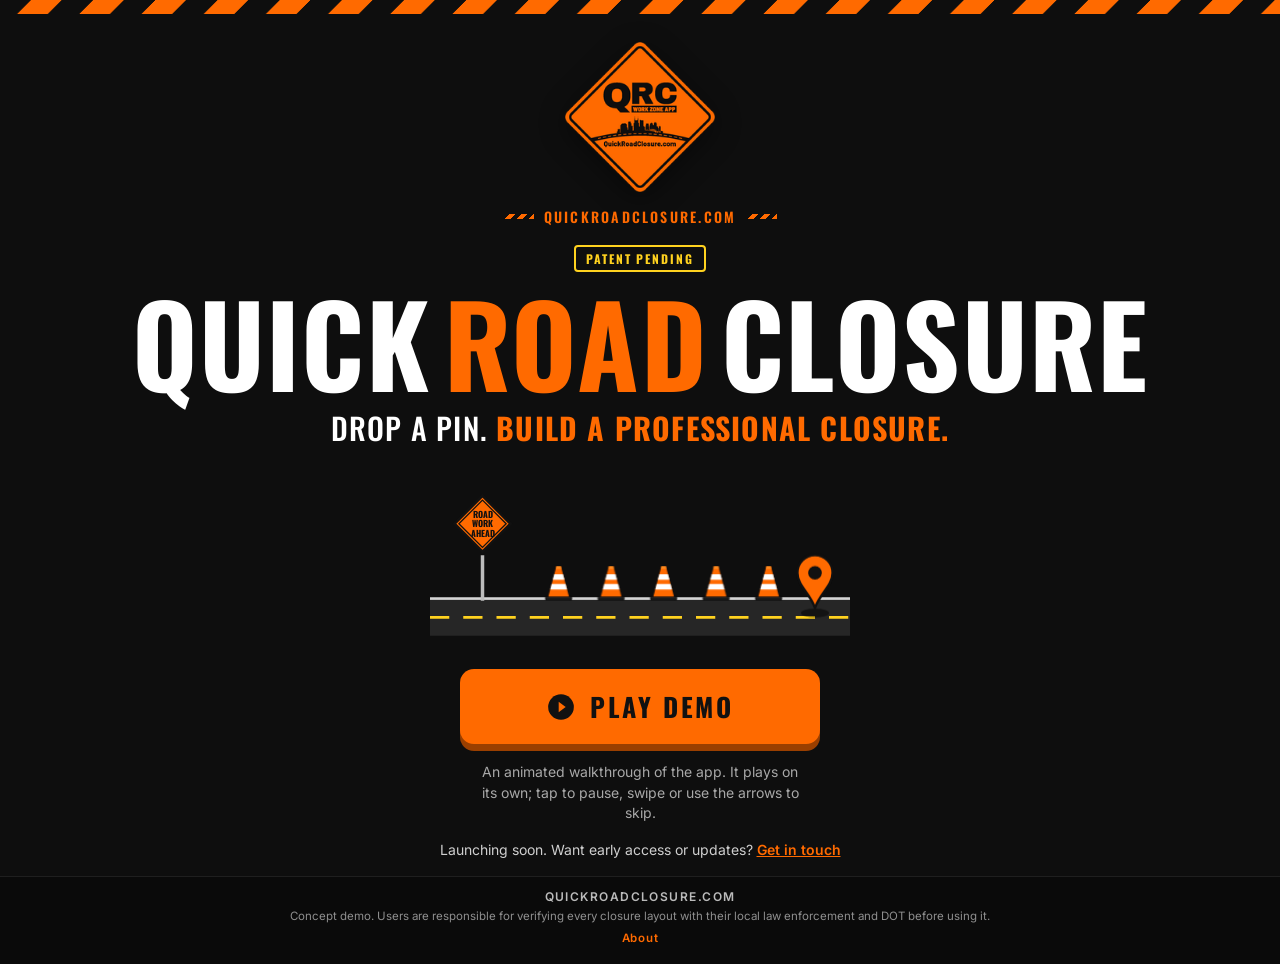
<file: index.html>
<!DOCTYPE html>
<!-- POST-FILING FLAG: change data-postfiling="off" to "on" after the patent filing to show the
     "Patent Pending" tag and the early-access contact line. Nothing else needs to change. -->
<html lang="en" data-postfiling="on">
<head>
<meta charset="utf-8">
<meta name="viewport" content="width=device-width,initial-scale=1,viewport-fit=cover">
<title>QuickRoadClosure · Drop a pin. Build a professional closure.</title>
<meta name="description" content="QuickRoadClosure: drop a pin, pick the setup, get the MUTCD Part 6 closure layout on the map.">
<meta name="theme-color" content="#0E0E0E">
<link rel="icon" href="assets/img/favicon.ico?v=20261018c" sizes="any">
<link rel="icon" type="image/png" sizes="32x32" href="assets/img/favicon-32.png?v=20261018c">
<link rel="apple-touch-icon" href="assets/img/apple-touch-icon.png?v=20261018c">
<style>
@font-face{font-family:"Oswald";src:url("assets/fonts/Oswald.ttf") format("truetype");font-weight:200 700;font-display:swap}
@font-face{font-family:"Inter";src:url("assets/fonts/Inter.ttf") format("truetype");font-weight:100 900;font-display:swap}
:root{--or:#FF6A00;--or2:#FF8A1F;--blk:#0E0E0E;--yel:#FFD21F;--head:"Oswald","Arial Narrow",Impact,sans-serif;--body:"Inter",system-ui,-apple-system,"Segoe UI",Roboto,Arial,sans-serif}
*{box-sizing:border-box;margin:0;padding:0}
html,body{min-height:100%;background:var(--blk);color:#fff;font-family:var(--body);-webkit-font-smoothing:antialiased}
body{min-height:100vh;min-height:100svh;display:flex;flex-direction:column}
.hz{height:14px;background:repeating-linear-gradient(-45deg,var(--or) 0 22px,var(--blk) 22px 44px);background-size:62.2px 62.2px;animation:march 3s linear infinite}
@keyframes march{to{background-position:62.2px 0}}
main{flex:1;display:flex;flex-direction:column;justify-content:center;align-items:center;text-align:center;padding:28px 22px 18px;gap:18px;max-width:760px;margin:0 auto;width:100%}
.logo{display:block;width:clamp(112px,32vw,150px);height:auto;margin:0 auto -4px;opacity:0;animation:pop .6s cubic-bezier(.3,1.6,.5,1) .05s both;filter:drop-shadow(0 6px 14px rgba(0,0,0,.45))}
.kicker{font:600 14px var(--head);letter-spacing:.16em;text-transform:uppercase;color:var(--or);display:flex;align-items:center;gap:.7em}
.kicker::before,.kicker::after{content:"";width:2.2em;height:.42em;background:repeating-linear-gradient(-45deg,var(--or) 0 .3em,transparent .3em .6em)}
.patent{display:none;font:700 12px var(--head);letter-spacing:.16em;text-transform:uppercase;border:2px solid var(--yel);color:var(--yel);border-radius:4px;padding:3px 10px}
.wordmark{font:700 clamp(54px,17vw,112px)/.92 var(--head);text-transform:uppercase;letter-spacing:.01em;display:flex;flex-direction:column}
.wordmark span{display:block;opacity:0;animation:fromLeft .7s cubic-bezier(.2,.8,.2,1) var(--d) both}
.or{color:var(--or)}
@media (min-width:700px){.wordmark{flex-direction:row;gap:.12em}}
.tag{font:500 clamp(20px,6vw,30px)/1.15 var(--head);text-transform:uppercase;letter-spacing:.04em;opacity:0;animation:fadeUp .7s ease .8s both}
.tag b{color:var(--or);font-weight:700}
.scene{width:min(100%,420px);height:auto;margin:2px 0}
.scene .pop{transform-box:fill-box;transform-origin:50% 100%;animation:pop .55s cubic-bezier(.3,1.6,.5,1) var(--d) both}
.scene .drop{transform-box:fill-box;transform-origin:50% 100%;animation:drop .9s linear .5s both}
.play{display:inline-flex;align-items:center;justify-content:center;gap:.6em;width:min(100%,360px);background:var(--or);color:#111;text-decoration:none;font:700 26px var(--head);letter-spacing:.1em;text-transform:uppercase;padding:18px 26px;border-radius:14px;box-shadow:0 7px 0 #9a3f00;transition:transform .12s,box-shadow .12s,background .2s;opacity:0;animation:fadeUp .7s ease 1.1s both}
.play:hover{background:var(--or2)}
.play:active{transform:translateY(5px);box-shadow:0 2px 0 #9a3f00}
.play svg{width:28px;height:28px;flex:none}
.sub{font-size:14px;color:#a8a8a8;line-height:1.45;max-width:36ch}
.contact{display:none;font-size:14px;color:#cfcfcf}
.contact a{color:var(--or);font-weight:600}
html[data-postfiling="on"] .patent{display:inline-block}
html[data-postfiling="on"] .contact{display:block}
footer{padding:12px 18px 18px;text-align:center;font-size:11.5px;line-height:1.4;color:#8f8f8f;border-top:1px solid #1f1f1f;background:#0A0A0A}
footer .flinks{display:block;margin-top:6px}footer .flinks a{color:var(--or);font-weight:600;text-decoration:none;letter-spacing:.06em}footer .flinks a:hover{text-decoration:underline}
footer .dom{display:block;font:600 12px var(--body);letter-spacing:.12em;color:#bbb;margin-bottom:4px}
@keyframes fadeUp{from{opacity:0;transform:translateY(20px)}to{opacity:1;transform:none}}
@keyframes fromLeft{from{opacity:0;transform:translateX(-30px)}to{opacity:1;transform:none}}
@keyframes pop{from{opacity:0;transform:scale(.3)}to{opacity:1;transform:scale(1)}}
@keyframes drop{0%{opacity:0;transform:translateY(-420%)}10%{opacity:1}55%{transform:translateY(0)}70%{transform:translateY(-14%)}85%{transform:translateY(0)}100%{opacity:1;transform:translateY(0)}}
@media (prefers-reduced-motion:reduce){*{animation-duration:.01s!important;animation-delay:0s!important}}
</style>
</head>
<body>
<svg width="0" height="0" style="position:absolute" aria-hidden="true"><defs>
  <symbol id="cone" viewBox="0 0 40 50"><rect x="2" y="44" width="36" height="5.5" rx="1.6" fill="#1a1a1a" stroke="#000" stroke-width=".6"/><path d="M17 3h6l11 41H6z" fill="#FF6A00"/><path d="M14.05 14h11.9L28 21.5H12z" fill="#fff"/><path d="M10.56 27h18.88l2 7.5H8.55z" fill="#fff"/><path d="M17 3h6l1 3.7h-8z" fill="#FF8A1F"/></symbol>
  <symbol id="pin" viewBox="-24 -68 48 70"><path d="M0 0C-6-18-22-28-22-44a22 22 0 1 1 44 0C22-28 6-18 0 0z" fill="#FF6A00" stroke="#111" stroke-width="3"/><circle cx="0" cy="-44" r="8.5" fill="#111"/></symbol>
</defs></svg>
<div class="hz" aria-hidden="true"></div>
<main>
  <img class="logo" src="assets/img/qrc-logo-192.png?v=20261018c" srcset="assets/img/qrc-logo-192.png?v=20261018c 192w, assets/img/qrc-logo-512.png?v=20261018c 512w" sizes="150px" width="150" height="150" alt="QRC logo">
  <div class="kicker">Quickroadclosure.com</div>
  <span class="patent">Patent Pending</span>
  <h1 class="wordmark" aria-label="QuickRoadClosure"><span style="--d:.1s">Quick</span><span class="or" style="--d:.25s">Road</span><span style="--d:.4s">Closure</span></h1>
  <p class="tag">Drop a pin. <b>Build a professional closure.</b></p>
  <svg class="scene" viewBox="0 0 480 210" aria-hidden="true">
    <rect x="0" y="150" width="480" height="44" fill="#262626"/><rect x="0" y="150" width="480" height="3" fill="#fff" opacity=".8"/>
    <line x1="0" y1="173" x2="480" y2="173" stroke="#FFD21F" stroke-width="3" stroke-dasharray="22 16"/>
    <g transform="translate(26 32)"><g class="pop" style="--d:.9s"><line x1="34" y1="70" x2="34" y2="122" stroke="#bbb" stroke-width="4"/><path d="M34 2l32 32-32 32L2 34z" fill="#FF6A00" stroke="#111" stroke-width="3"/><path d="M34 7l27 27-27 27L7 34z" fill="none" stroke="#111" stroke-width="1.5"/><text x="34" y="27" text-anchor="middle" font-family="Oswald,sans-serif" font-weight="700" font-size="10" fill="#111">ROAD</text><text x="34" y="38" text-anchor="middle" font-family="Oswald,sans-serif" font-weight="700" font-size="10" fill="#111">WORK</text><text x="34" y="49" text-anchor="middle" font-family="Oswald,sans-serif" font-weight="700" font-size="10" fill="#111">AHEAD</text></g></g>
    <g transform="translate(130 112)"><use class="pop" style="--d:1.2s" href="#cone" width="34" height="42"/></g>
    <g transform="translate(190 112)"><use class="pop" style="--d:1.3s" href="#cone" width="34" height="42"/></g>
    <g transform="translate(250 112)"><use class="pop" style="--d:1.4s" href="#cone" width="34" height="42"/></g>
    <g transform="translate(310 112)"><use class="pop" style="--d:1.5s" href="#cone" width="34" height="42"/></g>
    <g transform="translate(370 112)"><use class="pop" style="--d:1.6s" href="#cone" width="34" height="42"/></g>
    <ellipse cx="440" cy="168" rx="16" ry="5" fill="#000" opacity=".5"/>
    <g transform="translate(418 100)"><use class="drop" href="#pin" width="44" height="64"/></g>
  </svg>
  <a class="play" href="demo/index.html"><svg viewBox="0 0 24 24" aria-hidden="true"><circle cx="12" cy="12" r="11" fill="#111"/><path d="M10 7.5l6 4.5-6 4.5z" fill="#FF6A00"/></svg>Play Demo</a>
  <p class="sub">An animated walkthrough of the app. It plays on its own; tap to pause, swipe or use the arrows to skip.</p>
  <p class="contact">Launching soon. Want early access or updates? <a href="mailto:readmywritings@gmail.com?subject=QRC%20updates">Get in touch</a></p>
</main>
<footer><span class="dom">QUICKROADCLOSURE.COM</span>Concept demo. Users are responsible for verifying every closure layout with their local law enforcement and DOT before using it.<span class="flinks"><a href="about/">About</a></span></footer>
<script>
/* Play Demo: open the demo inside this page (iframe allow=autoplay), so the click on this page is the user gesture
   that lets narration + music start. Without JS the link still opens demo/index.html (sound off). */
(function(){
  var a=document.querySelector('a.play'); if(!a)return;
  var fr=null;
  function close(){ if(!fr)return; fr.remove(); fr=null; document.documentElement.style.overflow=''; a.focus(); }
  a.addEventListener('click',function(e){
    if(e.metaKey||e.ctrlKey||e.shiftKey||e.button)return;
    e.preventDefault();
    try{sessionStorage.setItem('qrcAutoSound','1');}catch(x){}
    /* unlock audio inside the click itself */
    try{var C=window.AudioContext||window.webkitAudioContext; if(C){var c=new C(); c.resume&&c.resume(); var o=c.createBuffer(1,1,22050),n=c.createBufferSource(); n.buffer=o; n.connect(c.destination); n.start(0);}}catch(x){}
    fr=document.createElement('iframe');
    fr.src=a.getAttribute('href'); fr.title='QuickRoadClosure demo';
    fr.setAttribute('allow','autoplay; fullscreen'); fr.setAttribute('allowfullscreen','');
    fr.style.cssText='position:fixed;inset:0;width:100%;height:100%;border:0;z-index:1000;background:#0E0E0E';
    document.body.appendChild(fr); document.documentElement.style.overflow='hidden';
    fr.addEventListener('load',function(){try{fr.contentWindow.focus();}catch(x){}});
    try{history.pushState({demo:1},'','#demo');}catch(x){}
  });
  window.addEventListener('popstate',close);
  if(location.hash==='#demo'){try{history.replaceState(null,'',location.pathname);}catch(x){}}
})();
</script>
</body>
</html>
</file>
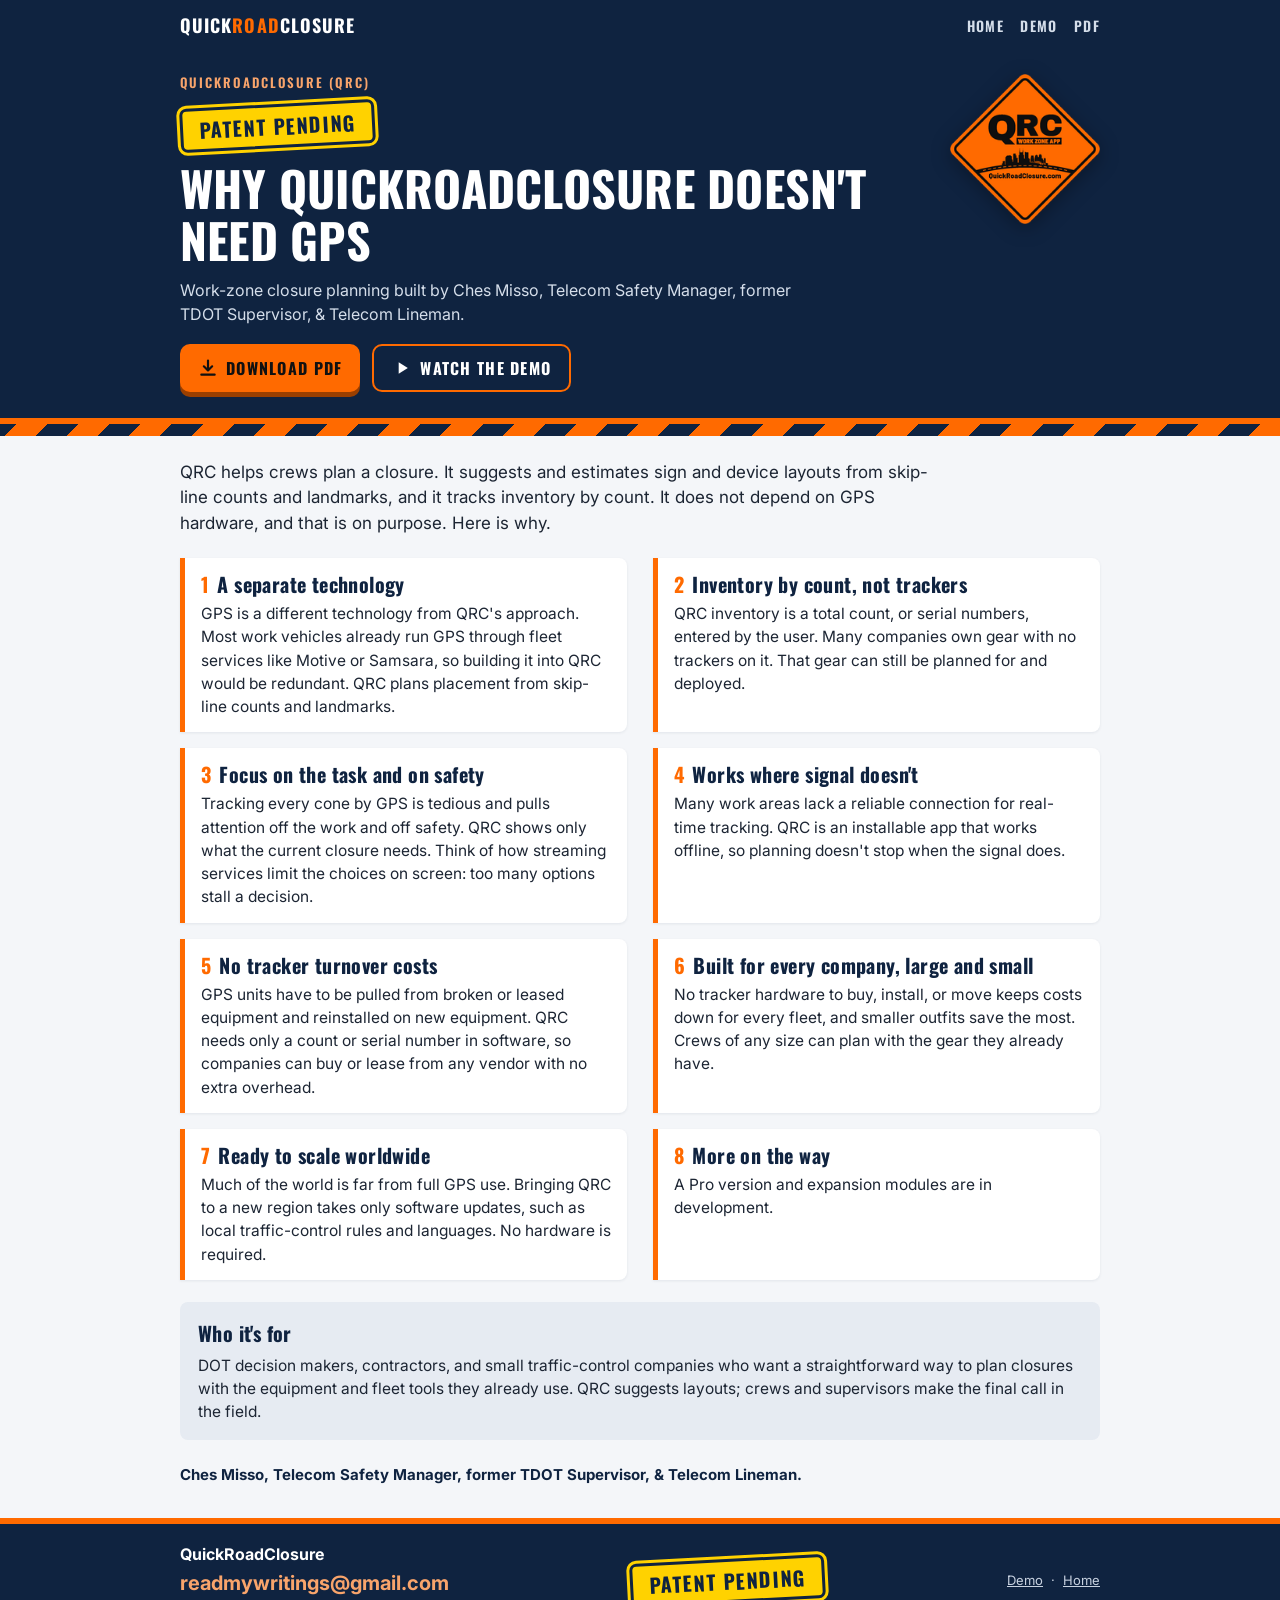
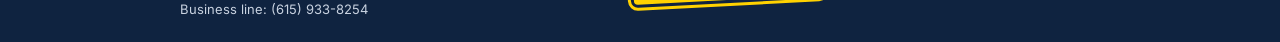
<file: about/index.html>
<!DOCTYPE html>
<html lang="en">
<head>
<meta charset="utf-8">
<meta name="viewport" content="width=device-width,initial-scale=1,viewport-fit=cover">
<title>About QuickRoadClosure · Why QuickRoadClosure Doesn't Need GPS</title>
<meta name="description" content="Why QuickRoadClosure doesn't need GPS. Work-zone closure planning built by Ches Misso, Telecom Safety Manager, former TDOT Supervisor, &amp; Telecom Lineman.">
<meta name="theme-color" content="#0f2340">
<link rel="icon" href="../assets/img/favicon.ico?v=20261018c" sizes="any">
<link rel="icon" type="image/png" sizes="32x32" href="../assets/img/favicon-32.png?v=20261018c">
<link rel="apple-touch-icon" href="../assets/img/apple-touch-icon.png?v=20261018c">
<style>
@font-face{font-family:"Oswald";src:url("../assets/fonts/Oswald.ttf") format("truetype");font-weight:200 700;font-display:swap}
@font-face{font-family:"Inter";src:url("../assets/fonts/Inter.ttf") format("truetype");font-weight:100 900;font-display:swap}
:root{--navy:#0f2340;--navy2:#16305a;--or:#FF6A00;--or2:#f8a46b;--ink:#1c2533;--blk:#0E0E0E;--head:"Oswald","Arial Narrow",Impact,sans-serif;--body:"Inter",system-ui,-apple-system,"Segoe UI",Roboto,Arial,sans-serif}
*{box-sizing:border-box;margin:0;padding:0}
html,body{background:#f4f6f9;color:var(--ink);font-family:var(--body);-webkit-font-smoothing:antialiased;line-height:1.5}
.hz{height:12px;background:repeating-linear-gradient(-45deg,var(--or) 0 22px,var(--navy) 22px 44px)}
.top{background:var(--navy);color:#fff;border-bottom:6px solid var(--or)}
.topnav{max-width:960px;margin:0 auto;padding:12px 20px;display:flex;align-items:center;justify-content:space-between;gap:12px;flex-wrap:wrap}
.wm{font:700 18px var(--head);letter-spacing:.06em;text-transform:uppercase;color:#fff;text-decoration:none}
.wm span{color:var(--or)}
.links{display:flex;gap:16px;flex-wrap:wrap}
.links a{font:600 14px var(--head);letter-spacing:.1em;text-transform:uppercase;color:#d5deea;text-decoration:none}
.links a:hover,.links a:focus-visible{color:var(--or)}
header.hero{max-width:960px;margin:0 auto;padding:22px 20px 26px;display:flow-root}
.hero .logo{float:right;width:84px;height:auto;margin:0 0 8px 14px;filter:drop-shadow(0 4px 10px rgba(0,0,0,.35))}
@media (min-width:720px){.hero .logo{width:150px;margin:2px 0 10px 28px}}
.brand{font:600 13px var(--head);letter-spacing:.16em;text-transform:uppercase;color:var(--or2);margin-bottom:8px}
h1{font:700 clamp(30px,7.5vw,48px)/1.08 var(--head);letter-spacing:.005em;text-transform:uppercase}
.sub{margin-top:12px;font-size:16px;color:#d5deea;max-width:62ch}
.actions{margin-top:18px;display:flex;gap:12px;flex-wrap:wrap}
.btn{display:inline-flex;align-items:center;gap:8px;min-height:46px;padding:10px 18px;border-radius:10px;font:700 16px var(--head);letter-spacing:.08em;text-transform:uppercase;text-decoration:none}
.btn svg{width:20px;height:20px;flex:none}
.btn.pri{background:var(--or);color:#111;box-shadow:0 5px 0 #9a3f00}
.btn.pri:hover{background:#FF8A1F}
.btn.sec{border:2px solid var(--or);color:#fff}
.btn.sec:hover,.btn.sec:focus-visible{background:var(--or);color:#111}
main{max-width:960px;margin:0 auto;padding:24px 20px 32px}
.intro{font-size:17px;margin-bottom:22px;max-width:70ch}
.grid{display:grid;grid-template-columns:1fr;gap:14px}
@media (min-width:720px){.grid{grid-template-columns:1fr 1fr;gap:16px 26px}.pt.wide{grid-column:1 / span 2}}
.pt{background:#fff;border-left:5px solid var(--or);border-radius:0 8px 8px 0;padding:14px 16px;box-shadow:0 1px 3px rgba(15,35,64,.08)}
.pt h2{font:700 20px/1.2 var(--head);letter-spacing:.02em;color:var(--navy);margin-bottom:6px}
.pt h2 span{color:var(--or);margin-right:8px}
.pt p{font-size:15.5px}
.bottom{margin-top:22px;background:#e6ebf2;border-radius:8px;padding:16px 18px}
.bottom h3{font:700 20px var(--head);color:var(--navy);margin-bottom:6px;letter-spacing:.02em}
.bottom p{font-size:15.5px}
.credit{margin-top:24px;font-size:15px;color:#3a4658}
.credit b{color:var(--navy)}
footer{background:var(--navy);color:#fff;border-top:6px solid var(--or)}
.fin{max-width:960px;margin:0 auto;padding:18px 20px 22px;display:flex;justify-content:space-between;align-items:center;gap:10px 20px;flex-wrap:wrap}
.fin .c{font-size:16px;font-weight:700}
.fin .c a{color:var(--or2);text-decoration:none;white-space:nowrap}
.fin .s{font-size:13px;color:#c8d2e0}
.fin .s a{color:#c8d2e0}
.fin .c .em{display:block;font-size:20px;color:var(--or2);text-decoration:none;margin-top:2px}
.fin .c .ph{display:block;font-size:13px;font-weight:400;color:#c8d2e0;margin-top:2px}
.fin .c .ph a{color:#c8d2e0;font-weight:400}
.pp{display:inline-block;background:#ffd200;color:#0f2340;font:900 20px/1 var(--head);letter-spacing:.08em;text-transform:uppercase;padding:9px 16px;border:3px solid #0f2340;border-radius:7px;box-shadow:0 0 0 3px #ffd200;transform:rotate(-3deg)}
.hero .pp{margin:4px 0 14px}
</style>
</head>
<body>
<div class="top">
  <div class="topnav">
    <a class="wm" href="../">Quick<span>Road</span>Closure</a>
    <nav class="links" aria-label="Site"><a href="../">Home</a><a href="../demo/">Demo</a><a href="why-qrc-no-gps.pdf">PDF</a></nav>
  </div>
  <header class="hero">
    <img class="logo" src="../assets/img/qrc-logo-192.png?v=20261018c" srcset="../assets/img/qrc-logo-192.png?v=20261018c 192w, ../assets/img/qrc-logo-512.png?v=20261018c 512w" sizes="(min-width:720px) 150px, 84px" width="150" height="150" alt="QRC logo">
    <p class="brand">QuickRoadClosure (QRC)</p>
    <span class="pp">Patent Pending</span>
    <h1>Why QuickRoadClosure Doesn't Need GPS</h1>
    <p class="sub">Work-zone closure planning built by Ches Misso, Telecom Safety Manager, former TDOT Supervisor, &amp; Telecom Lineman.</p>
    <div class="actions">
      <a class="btn pri" href="why-qrc-no-gps.pdf" download><svg viewBox="0 0 24 24" aria-hidden="true"><path d="M12 3v12m0 0l-5-5m5 5l5-5M4 20h16" fill="none" stroke="currentColor" stroke-width="2.6" stroke-linecap="round" stroke-linejoin="round"/></svg>Download PDF</a>
      <a class="btn sec" href="../demo/"><svg viewBox="0 0 24 24" aria-hidden="true"><path d="M8 5l11 7-11 7z" fill="currentColor"/></svg>Watch the Demo</a>
    </div>
  </header>
</div>
<div class="hz" aria-hidden="true"></div>
<main>
  <p class="intro">QRC helps crews plan a closure. It suggests and estimates sign and device layouts from skip-line counts and landmarks, and it tracks inventory by count. It does not depend on GPS hardware, and that is on purpose. Here is why.</p>
  <div class="grid">
    <div class="pt"><h2><span>1</span>A separate technology</h2><p>GPS is a different technology from QRC's approach. Most work vehicles already run GPS through fleet services like Motive or Samsara, so building it into QRC would be redundant. QRC plans placement from skip-line counts and landmarks.</p></div>
    <div class="pt"><h2><span>2</span>Inventory by count, not trackers</h2><p>QRC inventory is a total count, or serial numbers, entered by the user. Many companies own gear with no trackers on it. That gear can still be planned for and deployed.</p></div>
    <div class="pt"><h2><span>3</span>Focus on the task and on safety</h2><p>Tracking every cone by GPS is tedious and pulls attention off the work and off safety. QRC shows only what the current closure needs. Think of how streaming services limit the choices on screen: too many options stall a decision.</p></div>
    <div class="pt"><h2><span>4</span>Works where signal doesn't</h2><p>Many work areas lack a reliable connection for real-time tracking. QRC is an installable app that works offline, so planning doesn't stop when the signal does.</p></div>
    <div class="pt"><h2><span>5</span>No tracker turnover costs</h2><p>GPS units have to be pulled from broken or leased equipment and reinstalled on new equipment. QRC needs only a count or serial number in software, so companies can buy or lease from any vendor with no extra overhead.</p></div>
    <div class="pt"><h2><span>6</span>Built for every company, large and small</h2><p>No tracker hardware to buy, install, or move keeps costs down for every fleet, and smaller outfits save the most. Crews of any size can plan with the gear they already have.</p></div>
    <div class="pt"><h2><span>7</span>Ready to scale worldwide</h2><p>Much of the world is far from full GPS use. Bringing QRC to a new region takes only software updates, such as local traffic-control rules and languages. No hardware is required.</p></div>
    <div class="pt"><h2><span>8</span>More on the way</h2><p>A Pro version and expansion modules are in development.</p></div>
  </div>
  <div class="bottom">
    <h3>Who it's for</h3>
    <p>DOT decision makers, contractors, and small traffic-control companies who want a straightforward way to plan closures with the equipment and fleet tools they already use. QRC suggests layouts; crews and supervisors make the final call in the field.</p>
  </div>
  <p class="credit"><b>Ches Misso, Telecom Safety Manager, former TDOT Supervisor, &amp; Telecom Lineman.</b></p>
</main>
<footer>
  <div class="fin">
    <div class="c">QuickRoadClosure<a class="em" href="mailto:readmywritings@gmail.com">readmywritings@gmail.com</a><span class="ph">Business line: <a href="tel:+16159338254">(615) 933-8254</a></span></div>
    <div><span class="pp">Patent Pending</span></div>
    <div class="s"><a href="../demo/">Demo</a> &nbsp;·&nbsp; <a href="../">Home</a></div>
  </div>
</footer>
</body>
</html>
</file>
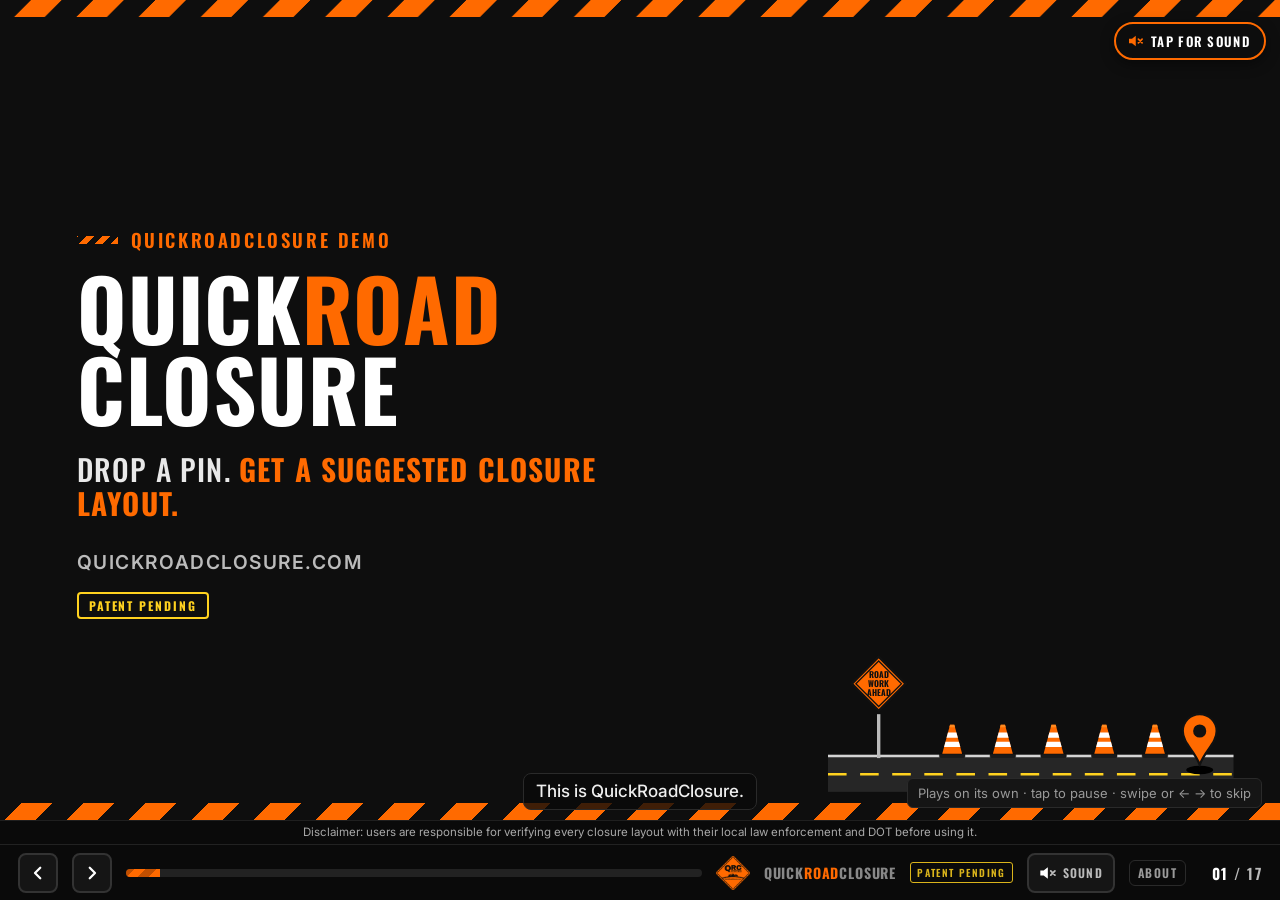
<file: demo/index.html>
<!DOCTYPE html>
<html lang="en">
<head>
<meta charset="utf-8">
<meta name="viewport" content="width=device-width,initial-scale=1,viewport-fit=cover">
<meta name="robots" content="noindex,nofollow">
<title>QuickRoadClosure Demo</title>
<link rel="stylesheet" href="assets/deck.css?v=20261018c">
<link rel="icon" href="../assets/img/favicon.ico?v=20261018c" sizes="any">
<link rel="icon" type="image/png" sizes="32x32" href="../assets/img/favicon-32.png?v=20261018c">
<link rel="apple-touch-icon" href="../assets/img/apple-touch-icon.png?v=20261018c">
</head>
<body>
<svg width="0" height="0" style="position:absolute" aria-hidden="true">
  <defs>
    <symbol id="cone" viewBox="0 0 40 50"><rect x="2" y="44" width="36" height="5.5" rx="1.6" fill="#1a1a1a" stroke="#000" stroke-width=".6"/><path d="M17 3h6l11 41H6z" fill="#FF6A00"/><path d="M14.05 14h11.9L28 21.5H12z" fill="#fff"/><path d="M10.56 27h18.88l2 7.5H8.55z" fill="#fff"/><path d="M17 3h6l1 3.7h-8z" fill="#FF8A1F"/></symbol>
    <symbol id="pin" viewBox="-24 -68 48 70"><path d="M0 0C-6-18-22-28-22-44a22 22 0 1 1 44 0C22-28 6-18 0 0z" fill="#FF6A00" stroke="#111" stroke-width="3"/><circle cx="0" cy="-44" r="8.5" fill="#111"/></symbol>
    <symbol id="flagger" viewBox="0 0 60 100">
      <line x1="47" y1="20" x2="47" y2="74" stroke="#d9d9d9" stroke-width="3" stroke-linecap="round"/>
      <path d="M42 6h10l7 7v10l-7 7H42l-7-7V13z" fill="#D7261E" stroke="#fff" stroke-width="1.6"/>
      <text x="47" y="21" font-family="Oswald,Arial Narrow,sans-serif" font-weight="700" font-size="7.6" fill="#fff" text-anchor="middle">STOP</text>
      <rect x="17" y="62" width="8" height="31" rx="2" fill="#2f2f2f"/><rect x="28" y="62" width="8" height="31" rx="2" fill="#2f2f2f"/>
      <rect x="15" y="91" width="11" height="6" rx="2" fill="#111"/><rect x="27" y="91" width="11" height="6" rx="2" fill="#111"/>
      <path d="M15 34h23l3 29H12z" fill="#FF6A00"/>
      <path d="M13.6 47h26l.5 4H13.2zM14.6 55h25l.5 4H14z" fill="#E6FF3B"/>
      <path d="M20 34l6.5 12L33 34" fill="none" stroke="#E6FF3B" stroke-width="3"/>
      <path d="M37 37l10 6" stroke="#FF6A00" stroke-width="5.5" stroke-linecap="round"/>
      <path d="M16 37l-5 18" stroke="#FF6A00" stroke-width="5.5" stroke-linecap="round"/>
      <circle cx="26.5" cy="24" r="8" fill="#D9A77A"/>
      <path d="M17 22a9.5 9.5 0 0 1 19 0h3v3H14v-3z" fill="#fff" stroke="#111" stroke-width="1"/>
    </symbol>
    <symbol id="tick" viewBox="0 0 24 24"><circle cx="12" cy="12" r="11" fill="#FF6A00"/><path d="M6.5 12.5l3.6 3.6 7.4-8" fill="none" stroke="#111" stroke-width="2.8" stroke-linecap="round" stroke-linejoin="round"/></symbol>
    <symbol id="warn" viewBox="0 0 48 44"><path d="M24 3l21 37H3z" fill="#FF6A00" stroke="#111" stroke-width="2.5" stroke-linejoin="round"/><rect x="21.6" y="15" width="4.8" height="14" rx="2" fill="#111"/><circle cx="24" cy="34" r="2.8" fill="#111"/></symbol>
    <symbol id="chev" viewBox="0 0 40 30"><g class="chev" fill="none" stroke="#FF6A00" stroke-width="5" stroke-linecap="round" stroke-linejoin="round"><path d="M4 5l9 10-9 10"/><path d="M16 5l9 10-9 10"/><path d="M28 5l9 10-9 10"/></g></symbol>
    <symbol id="phone" viewBox="0 0 50 92"><rect x="2" y="2" width="46" height="88" rx="8" fill="#0E0E0E" stroke="#555" stroke-width="3"/><rect x="6" y="10" width="38" height="70" rx="3" fill="#262626"/><rect x="19" y="5" width="12" height="2.4" rx="1.2" fill="#555"/><path d="M8 52l12-6 10 3 12-7" stroke="#666" stroke-width="3" fill="none"/><g fill="#FF6A00"><circle cx="14" cy="60" r="2.4"/><circle cx="20" cy="58" r="2.4"/><circle cx="26" cy="56" r="2.4"/></g></symbol>
    <!-- POV plate parts (static) -->
    <filter id="povblur" x="-5%" y="-5%" width="110%" height="110%"><feGaussianBlur stdDeviation="5"/></filter>
    <filter id="povsoft" x="-20%" y="-20%" width="140%" height="140%"><feGaussianBlur stdDeviation="7"/></filter>
    <linearGradient id="povsky" x1="0" y1="0" x2="0" y2="1"><stop offset="0" stop-color="#8fa1b2"/><stop offset="1" stop-color="#d9d3c5"/></linearGradient>
    <radialGradient id="povvig" cx="50%" cy="45%" r="70%"><stop offset=".55" stop-color="#000" stop-opacity="0"/><stop offset="1" stop-color="#000" stop-opacity=".6"/></radialGradient>
    <linearGradient id="povglare" x1="0" y1="0" x2="1" y2="1"><stop offset="0" stop-color="#fff" stop-opacity=".09"/><stop offset=".45" stop-color="#fff" stop-opacity="0"/></linearGradient>
    <linearGradient id="gthumb" x1="0" y1="0" x2="1" y2="1"><stop offset="0" stop-color="#4a5057"/><stop offset="1" stop-color="#2c3035"/></linearGradient>
    <linearGradient id="ghand" x1="0" y1="0" x2="1" y2="0"><stop offset="0" stop-color="#25282c"/><stop offset=".7" stop-color="#363b41"/><stop offset="1" stop-color="#2a2e33"/></linearGradient>
    <symbol id="povbg" viewBox="0 0 1000 800">
      <g filter="url(#povblur)">
        <rect x="-20" y="-20" width="1040" height="840" fill="#4a5a3b"/>
        <rect x="-20" y="-20" width="1040" height="240" fill="url(#povsky)"/>
        <path d="M-20 205C80 172 150 188 230 168C300 152 380 178 470 162C560 150 640 174 720 160C820 146 900 172 1020 156V240H-20Z" fill="#34442f"/>
        <rect x="-20" y="232" width="1040" height="30" fill="#5f6d46"/>
        <path d="M440 230H1020V820H600Z" fill="#7b756a"/>
        <path d="M478 230H1020V820H770Z" fill="#3c3c3c"/>
        <path d="M476 230L482 230L784 820L760 820Z" fill="#e6e6e6"/>
        <path d="M640 230L1020 600" stroke="#e6e6e6" stroke-width="8" stroke-dasharray="40 46"/>
        <g><use href="#cone" x="520" y="262" width="22" height="28"/><use href="#cone" x="600" y="318" width="32" height="40"/><use href="#cone" x="712" y="410" width="46" height="58"/><use href="#cone" x="840" y="520" width="62" height="78"/><use href="#cone" x="960" y="650" width="80" height="100"/></g>
        <g transform="translate(760 168)"><rect x="0" y="22" width="120" height="48" rx="4" fill="#e9e9e9"/><rect x="88" y="10" width="40" height="60" rx="5" fill="#d0d0d0"/><rect x="10" y="-10" width="64" height="32" rx="3" fill="#111"/><g fill="#FFB000"><circle cx="24" cy="6" r="5"/><circle cx="42" cy="6" r="5"/><circle cx="60" cy="6" r="5"/></g><circle cx="108" cy="4" r="7" fill="#FFB000"/><circle cx="24" cy="72" r="10" fill="#111"/><circle cx="100" cy="72" r="10" fill="#111"/></g>
        <g transform="translate(150 250)"><path d="M0 40V150M-24 150L0 110 24 150" stroke="#8a8a8a" stroke-width="6" fill="none"/><path d="M0 -36L50 14 0 64-50 14Z" fill="#FF6A00" stroke="#111" stroke-width="5"/></g>
        <g fill="#5b6b44"><circle cx="60" cy="520" r="40"/><circle cx="110" cy="610" r="30"/><circle cx="40" cy="700" r="46"/></g>
        <g fill="#8d8678"><circle cx="520" cy="560" r="6"/><circle cx="560" cy="640" r="7"/><circle cx="600" cy="720" r="8"/><circle cx="500" cy="470" r="5"/></g>
      </g>
      <rect width="1000" height="800" fill="url(#povvig)"/>
    </symbol>
    <!-- left gloved hand: device edge at x=300 (device to the right). Thumb on the front; the other four fingers are behind the device. -->
    <symbol id="gloveL" viewBox="0 0 400 440" overflow="visible">
      <path d="M190 440C176 372 184 300 216 262C244 230 284 214 316 224C330 278 330 344 318 392C312 414 304 430 296 440Z" fill="#000" opacity=".35" filter="url(#povsoft)" transform="translate(10 8)"/>
      <path d="M176 440C166 372 176 302 210 262C238 230 280 212 310 220L324 230C330 282 328 344 318 388C312 410 302 428 294 440Z" fill="url(#ghand)"/>
      <path d="M196 300C208 280 232 266 256 264L262 290C240 290 222 300 206 318Z" fill="#E86200"/>
      <path d="M200 342C214 330 232 322 252 320" stroke="#1b1e22" stroke-width="3" fill="none"/>
      <path d="M318 236C324 280 324 330 316 372" stroke="#4b5158" stroke-width="3" fill="none"/>
      <path d="M268 330C268 300 292 262 318 232L350 192C360 176 380 166 396 176C410 186 408 206 396 222L366 260C346 288 326 318 310 344C298 362 268 360 268 330Z" fill="#000" opacity=".38" filter="url(#povsoft)" transform="translate(9 12)"/>
      <path d="M262 322C262 292 288 256 314 228L348 188C358 172 378 162 394 172C408 182 406 202 394 218L364 256C344 284 324 314 308 340C296 358 262 352 262 322Z" fill="url(#gthumb)"/>
      <path d="M356 186C366 172 382 166 394 174C402 182 400 196 392 206L370 198Z" fill="#5c636b"/>
      <path d="M330 226C340 234 350 240 360 242" stroke="#1d2024" stroke-width="3" stroke-linecap="round" fill="none"/>
      <path d="M276 312C290 282 312 254 336 228" stroke="#5a6068" stroke-width="2" stroke-dasharray="5 5" fill="none"/>
      <path d="M146 356C178 340 224 344 254 364L268 440H190Z" fill="#E86200"/>
      <path d="M156 378C186 366 226 368 258 386" stroke="#a64400" stroke-width="3" fill="none"/>
      <path d="M-40 440V334C30 306 104 312 160 360L200 440Z" fill="#C6D82C"/>
      <path d="M-40 384C28 358 100 362 150 392L164 420C110 392 40 392 -40 418Z" fill="#cfd5da"/>
      <path d="M-40 384C28 358 100 362 150 392" stroke="#9aa0a6" stroke-width="2" fill="none"/>
      <path d="M160 360L200 440" stroke="#9fb023" stroke-width="4" fill="none"/>
    </symbol>
    <pattern id="hatch" width="10" height="10" patternUnits="userSpaceOnUse" patternTransform="rotate(45)"><rect width="10" height="10" fill="#FF6A00" fill-opacity=".22"/><rect width="4" height="10" fill="#FF6A00" fill-opacity=".55"/></pattern>
  </defs>
</svg>

<main class="deck" id="deck">
<section class="slide s1" data-title="Title" data-narration="assets/audio/demo-01.mp3?v=20261016a">
  <div class="hzbar top hz march"></div>
  <div class="titleblock">
    <div class="kicker a" style="--d:.1s">QuickRoadClosure Demo</div>
    <h1 class="wordmark"><span class="a left" style="--d:.2s">Quick</span><span class="a left or" style="--d:.35s">Road</span><span class="a left" style="--d:.5s">Closure</span></h1>
    <p class="tag a" style="--d:.9s">Drop a pin. <b>Get a suggested closure layout.</b></p>
    <p class="dom a" style="--d:1.2s">QUICKROADCLOSURE.COM</p>
    <p class="qrc-pp a" style="--d:1.4s">Patent Pending</p>
  </div>
  <svg class="scene" viewBox="0 0 480 210" aria-hidden="true">
    <rect x="0" y="150" width="480" height="44" fill="#262626"/>
    <rect x="0" y="150" width="480" height="3" fill="#fff" opacity=".8"/>
    <line x1="0" y1="173" x2="480" y2="173" stroke="#FFD21F" stroke-width="3" stroke-dasharray="22 16" class="roaddash"/>
    <g>
      <g transform="translate(26 32)"><g class="a pop" style="--d:1.1s"><line x1="34" y1="70" x2="34" y2="122" stroke="#bbb" stroke-width="4"/><path d="M34 2l32 32-32 32L2 34z" fill="#FF6A00" stroke="#111" stroke-width="3"/><path d="M34 7l27 27-27 27L7 34z" fill="none" stroke="#111" stroke-width="1.5"/><text x="34" y="27" text-anchor="middle" font-family="Oswald,sans-serif" font-weight="700" font-size="10" fill="#111">ROAD</text><text x="34" y="38" text-anchor="middle" font-family="Oswald,sans-serif" font-weight="700" font-size="10" fill="#111">WORK</text><text x="34" y="49" text-anchor="middle" font-family="Oswald,sans-serif" font-weight="700" font-size="10" fill="#111">AHEAD</text></g></g>
      <g transform="translate(130 112)"><use class="a pop" style="--d:1.5s" href="#cone" width="34" height="42"/></g>
      <g transform="translate(190 112)"><use class="a pop" style="--d:1.62s" href="#cone" width="34" height="42"/></g>
      <g transform="translate(250 112)"><use class="a pop" style="--d:1.74s" href="#cone" width="34" height="42"/></g>
      <g transform="translate(310 112)"><use class="a pop" style="--d:1.86s" href="#cone" width="34" height="42"/></g>
      <g transform="translate(370 112)"><use class="a pop" style="--d:1.98s" href="#cone" width="34" height="42"/></g>
      <ellipse cx="440" cy="168" rx="16" ry="5" fill="#000" opacity=".5" class="a fade" style="--d:1.1s"/>
      <g transform="translate(418 100)"><use class="a drop" style="--d:.6s" href="#pin" width="44" height="64"/></g>
    </g>
  </svg>
  <div class="hzbar bot hz"></div>
</section>


<section class="slide sf" data-title="Features" data-narration="assets/audio/demo-02.mp3?v=20261016a">
  <div class="kicker a" style="--d:.1s">Features</div>
  <h2 class="a" style="--d:.2s;max-width:none">Everything for the closure. <span class="or">One app.</span></h2>
  <div class="feats">
    <div class="feat a pop" style="--d:.35s"><svg viewBox="-24 -68 48 70"><use href="#pin" x="-24" y="-68" width="48" height="70"/></svg><h3>Drop a pin</h3><p>Tap any street location on the map.</p></div>
    <div class="feat a pop" style="--d:.45s"><svg viewBox="0 0 48 48"><rect x="2" y="6" width="44" height="10" rx="5" fill="#2a1a0e" stroke="#FF6A00" stroke-width="2.5"/><rect x="2" y="20" width="30" height="10" rx="5" fill="#FF6A00"/><rect x="2" y="34" width="38" height="10" rx="5" fill="#2a1a0e" stroke="#FF6A00" stroke-width="2.5"/></svg><h3>Pick the setup</h3><p>Closure type, direction, flagging, detour.</p></div>
    <div class="feat a pop" style="--d:.55s"><svg viewBox="0 0 40 50"><use href="#cone"/></svg><h3>Suggested layout</h3><p>An estimated cone and sign setup based on MUTCD Part&nbsp;6, overlaid on the map for planner review.</p></div>
    <div class="feat a pop" style="--d:.65s"><svg viewBox="0 0 64 64"><path d="M32 40L4 30l28-10 28 10z" fill="#555"/><path d="M32 30L4 20l28-10 28 10z" fill="#FF6A00" stroke="#111" stroke-width="1.5"/><path d="M4 42l28 10 28-10" fill="none" stroke="#999" stroke-width="3"/></svg><h3>State rules applied</h3><p>Defaults to the pin's state (editable) and layers its supplement over federal MUTCD.</p></div>
    <div class="feat a pop" style="--d:.75s"><svg viewBox="0 0 48 48"><circle cx="20" cy="20" r="15" fill="none" stroke="#fff" stroke-width="4"/><path d="M31 31l13 13" stroke="#fff" stroke-width="6" stroke-linecap="round"/><g fill="#FF6A00"><circle cx="13" cy="25" r="3.2"/><circle cx="20" cy="20" r="3.2"/><circle cx="27" cy="15" r="3.2"/></g></svg><h3>Zoom-locked layout</h3><p>Cones, signs and taper scale and stay on the road.</p></div>
    <div class="feat a pop" style="--d:.85s"><svg viewBox="0 0 50 92"><use href="#phone"/></svg><h3>Print or push</h3><p>A paper copy, or every crew member's phone.</p></div>
    <div class="feat a pop" style="--d:.95s"><svg viewBox="0 0 48 48"><rect x="3" y="10" width="42" height="30" rx="5" fill="#2a2a2a" stroke="#888" stroke-width="2.5"/><path d="M5 13l19 14 19-14" fill="none" stroke="#FF6A00" stroke-width="3.5" stroke-linejoin="round"/></svg><h3>Local contacts</h3><p>Send it to the DOT district, highway patrol and others.</p></div>
    <div class="feat a pop" style="--d:1.05s"><svg viewBox="0 0 48 48"><rect x="3" y="6" width="42" height="36" rx="6" fill="#2a1a0e" stroke="#FF6A00" stroke-width="2.5"/><circle cx="16" cy="20" r="5" fill="#FF6A00"/><path d="M8 34c1-5 4-7 8-7s7 2 8 7z" fill="#FF6A00"/><path d="M28 18h11M28 25h11M28 32h7" stroke="#fff" stroke-width="3" stroke-linecap="round"/></svg><h3>Your contact, attached</h3><p>Saved once, sent with every closure.</p></div>
    <div class="feat nf a pop" style="--d:1.15s"><svg viewBox="0 0 64 48"><path d="M0 44C16 44 22 22 34 22S50 36 64 38V48H0z" fill="#3E5A44"/><path d="M4 38L30 26" stroke="#FFD21F" stroke-width="3" stroke-linecap="round"/><path d="M30 26L54 16" stroke="#D7261E" stroke-width="3" stroke-dasharray="4 3"/><use href="#warn" x="40" y="0" width="22" height="20"/></svg><h3>Sight-distance warnings</h3><p>Flags hills, curves and brush that hide signs; suggests fixes.</p></div>
    <div class="feat nf a pop" style="--d:1.25s"><svg viewBox="0 0 64 48"><rect x="2" y="4" width="26" height="32" rx="3" fill="#2a2a2a" stroke="#888" stroke-width="2.5"/><path d="M8 13h14M8 20h14M8 27h9" stroke="#fff" stroke-width="2.5" stroke-linecap="round"/><path d="M31 20h14" stroke="#FF6A00" stroke-width="4" stroke-linecap="round"/><path d="M41 13l8 7-8 7" fill="none" stroke="#FF6A00" stroke-width="4" stroke-linecap="round" stroke-linejoin="round"/><g transform="translate(46 26)"><use href="#cone" width="16" height="20"/></g><rect x="4" y="40" width="20" height="7" rx="2" fill="#FFD21F"/></svg><h3>Opt-in update portal</h3><p>FHWA (MUTCD), DOTs and equipment makers push versioned, dated updates to every user.</p></div>
  </div>
</section>


<section class="slide s4" data-title="How it works" data-narration="assets/audio/demo-03.mp3?v=20261016a">
  <div class="kicker a" style="--d:.1s">How it works</div>
  <h2 class="a" style="--d:.2s;max-width:none">Pin it. Pick it. <span class="or">Set it.</span></h2>
  <div class="steps">
    <div class="step a" style="--d:.4s">
      <div class="ic"><svg viewBox="0 0 120 90" aria-hidden="true"><rect x="2" y="10" width="116" height="76" rx="8" fill="#2a2a2a"/><path d="M2 50h116M40 10v76M86 10v76" stroke="#444" stroke-width="7"/><path d="M2 50h116" stroke="#FFD21F" stroke-width="1.5" stroke-dasharray="6 5"/><use href="#pin" x="44" y="0" width="36" height="52"/></svg></div>
      <div class="num">01</div><h3>Drop a pin</h3>
      <p>Tap the street location on the map.</p>
    </div>
    <div class="arrow a fade" style="--d:.6s"><svg viewBox="0 0 40 30"><use href="#chev"/></svg></div>
    <div class="step a" style="--d:.7s">
      <div class="ic"><svg viewBox="0 0 120 90" aria-hidden="true"><g font-family="Oswald,sans-serif" font-weight="600" font-size="11" fill="#fff"><rect x="6" y="6" width="68" height="20" rx="10" fill="#2a1a0e" stroke="#FF6A00" stroke-width="2"/><text x="40" y="20" text-anchor="middle">CLOSURE</text><rect x="44" y="34" width="70" height="20" rx="10" fill="#2a1a0e" stroke="#FF6A00" stroke-width="2"/><text x="79" y="48" text-anchor="middle">DIRECTION</text><rect x="6" y="62" width="62" height="20" rx="10" fill="#FF6A00"/><text x="37" y="76" text-anchor="middle" fill="#111">FLAGGING</text><rect x="74" y="62" width="40" height="20" rx="10" fill="#2a2a2a" stroke="#555" stroke-width="2"/><text x="94" y="76" text-anchor="middle">DETOUR</text></g></svg></div>
      <div class="num">02</div><h3>Pick the setup</h3>
      <p>Closure type, direction, flagging operation or detour.</p>
    </div>
    <div class="arrow a fade" style="--d:.9s"><svg viewBox="0 0 40 30"><use href="#chev"/></svg></div>
    <div class="step a" style="--d:1s">
      <div class="ic"><svg viewBox="0 0 120 90" aria-hidden="true"><rect x="0" y="26" width="120" height="40" fill="#3a3a3a"/><path d="M0 46h120" stroke="#FFD21F" stroke-width="2" stroke-dasharray="8 6"/><g fill="#FF6A00" stroke="#111" stroke-width="1"><circle cx="14" cy="62" r="4.5"/><circle cx="28" cy="58" r="4.5"/><circle cx="42" cy="54" r="4.5"/><circle cx="56" cy="50" r="4.5"/><circle cx="72" cy="50" r="4.5"/><circle cx="88" cy="50" r="4.5"/><circle cx="104" cy="50" r="4.5"/></g><path d="M18 8l9 9-9 9-9-9z" fill="#FF6A00" stroke="#111" stroke-width="1.5"/><line x1="18" y1="26" x2="18" y2="22" stroke="#999"/><use href="#flagger" x="96" y="56" width="20" height="34"/></svg></div>
      <div class="num">03</div><h3>Get the layout</h3>
      <p>A suggested cone and sign setup, estimated from MUTCD Part&nbsp;6 and the state's rules, overlaid on the map for planner review.</p>
    </div>
    <div class="arrow a fade" style="--d:1.2s"><svg viewBox="0 0 40 30"><use href="#chev"/></svg></div>
    <div class="step a" style="--d:1.3s">
      <div class="ic"><svg viewBox="0 0 120 90" aria-hidden="true"><rect x="0" y="34" width="120" height="30" fill="#3a3a3a"/><g fill="#FF6A00" stroke="#111"><circle cx="16" cy="58" r="3.5"/><circle cx="28" cy="53" r="3.5"/><circle cx="40" cy="49" r="3.5"/></g><circle cx="76" cy="44" r="27" fill="#1e1e1e" stroke="#fff" stroke-width="5"/><clipPath id="lensc"><circle cx="76" cy="44" r="24"/></clipPath><g clip-path="url(#lensc)"><rect x="40" y="28" width="80" height="40" fill="#3a3a3a"/><path d="M40 44h80" stroke="#FFD21F" stroke-width="2.5" stroke-dasharray="10 7"/><g fill="#FF6A00" stroke="#111" stroke-width="1.5"><circle cx="62" cy="56" r="6.5"/><circle cx="80" cy="50" r="6.5"/><circle cx="98" cy="46" r="6.5"/></g></g><path d="M96 64l18 18" stroke="#fff" stroke-width="9" stroke-linecap="round"/><text x="14" y="20" font-family="Oswald,sans-serif" font-weight="700" font-size="20" fill="#FF6A00">+ −</text></svg></div>
      <div class="num">04</div><h3>Zoom &amp; check</h3>
      <p>Zoom in or out: cones, signs and taper scale and stay locked to the road.</p>
    </div>
  </div>
  <div class="layers a" style="--d:1.6s">
    <span class="lt">Pin location sets the rules</span>
    <span class="lx"><span class="pill">Federal MUTCD Part&nbsp;6</span><span class="plus">+</span><span class="pill st">That state's supplement</span><span class="auto">applied automatically</span></span>
  </div>
</section>

<section class="slide s5" data-title="Demo" data-narration="assets/audio/demo-04.mp3?v=20261016a">
  <div class="kicker a" style="--d:0s">Demo · <span class="mockbadge">Concept mock-up</span></div>
  <h2 class="a" style="--d:.1s">See it set up</h2>
  <div class="demo">
    <div class="panel a left" style="--d:.3s">
      <div class="loc a fade" style="--d:1.3s"><svg viewBox="-24 -68 48 70"><use href="#pin" x="-24" y="-68" width="48" height="70"/></svg>Main St · pin dropped</div>
      <div class="opt a fade" style="--d:1.8s"><span>Closure</span><span>Lane closure</span></div>
      <div class="opt a fade" style="--d:2.2s"><span>Direction</span><span>Eastbound</span></div>
      <div class="opt a fade" style="--d:2.6s"><span>Flagging</span><span>Flagger</span></div>
      <div class="opt a fade" style="--d:3s"><span>Detour</span><span>None</span></div>
      <div class="gen a pop" style="--d:3.4s">Generate layout</div>
      <ul class="results">
        <li class="a fade" style="--d:4.2s"><svg viewBox="0 0 24 24"><use href="#tick"/></svg>Advance warning signs</li>
        <li class="a fade" style="--d:5.4s"><svg viewBox="0 0 24 24"><use href="#tick"/></svg>Cone taper &amp; buffer</li>
        <li class="a fade" style="--d:6.3s"><svg viewBox="0 0 24 24"><use href="#tick"/></svg>Flagger station</li>
        <li class="a fade" style="--d:6.6s"><svg viewBox="0 0 24 24"><use href="#tick"/></svg>State rules applied</li>
      </ul>
      <p class="pdisc a fade" style="--d:6.9s"><svg viewBox="0 0 48 44"><use href="#warn"/></svg>Verify this layout with local law enforcement and DOT before use.</p>
    </div>
    <div class="mapwrap a fade" style="--d:.2s">
      <span class="mapnote">Concept mock-up · not to scale</span>
      <button class="replay" type="button" id="replay" aria-label="Replay demo"><svg width="14" height="14" viewBox="0 0 24 24"><path d="M4 12a8 8 0 1 0 2.4-5.7M4 4v5h5" fill="none" stroke="#fff" stroke-width="2.6" stroke-linecap="round" stroke-linejoin="round"/></svg>Replay</button>
      <span class="zoomtip">Zoom in or out: the layout stays locked to the road</span>
      <div class="zoomctl" aria-hidden="true"><i class="zin">+</i><i class="zout">−</i></div>
      <svg class="map" viewBox="0 0 1000 505" role="img" aria-label="Stylized street map with an animated lane closure">
        <g class="zoomg">
        <rect width="1000" height="540" fill="#232323"/>
        <!-- blocks north -->
        <g fill="#2E2E2E">
          <rect x="16" y="16" width="170" height="214" rx="8"/>
          <rect x="246" y="16" width="290" height="98" rx="8"/>
          <rect x="246" y="130" width="290" height="100" rx="8"/>
          <rect x="596" y="16" width="290" height="214" rx="8"/>
          <rect x="946" y="16" width="70" height="214" rx="8"/>
          <rect x="16" y="456" width="560" height="100" rx="8"/>
          <rect x="636" y="456" width="380" height="100" rx="8"/>
        </g>
        <rect x="610" y="30" width="262" height="186" rx="10" fill="#26312A"/>
        <g fill="#2F3B33"><circle cx="680" cy="90" r="26"/><circle cx="740" cy="150" r="32"/><circle cx="820" cy="96" r="22"/></g>
        <g fill="#383838"><rect x="262" y="30" width="80" height="70" rx="4"/><rect x="356" y="30" width="80" height="70" rx="4"/><rect x="450" y="30" width="72" height="70" rx="4"/><rect x="262" y="146" width="120" height="70" rx="4"/><rect x="396" y="146" width="126" height="70" rx="4"/><rect x="30" y="30" width="142" height="90" rx="4"/><rect x="30" y="134" width="142" height="82" rx="4"/></g>
        <!-- side streets -->
        <g fill="#3A3A3A"><rect x="186" y="0" width="60" height="250"/><rect x="536" y="0" width="60" height="250"/><rect x="886" y="0" width="60" height="250"/><rect x="576" y="330" width="60" height="210"/></g>
        <rect x="0" y="330" width="1000" height="126" fill="#272727"/>
        <!-- main road -->
        <rect x="0" y="242" width="1000" height="96" fill="#3F3F3F"/>
        <rect x="0" y="250" width="1000" height="80" fill="#4A4A4A"/>
        <line x1="0" y1="252" x2="1000" y2="252" stroke="#ddd" stroke-width="2.5"/>
        <line x1="0" y1="328" x2="1000" y2="328" stroke="#ddd" stroke-width="2.5"/>
        <line x1="0" y1="288" x2="1000" y2="288" stroke="#FFD21F" stroke-width="2.5"/>
        <line x1="0" y1="293" x2="1000" y2="293" stroke="#FFD21F" stroke-width="2.5"/>
        <g font-family="Inter,sans-serif" font-weight="700" font-size="15" fill="#8a8a8a" letter-spacing="2">
          <text x="60" y="276">MAIN ST</text>
          <text x="216" y="120" transform="rotate(-90 216 120)" text-anchor="middle">1ST AVE</text>
          <text x="566" y="140" transform="rotate(-90 566 140)" text-anchor="middle">OAK ST</text>
          <text x="740" y="140" text-anchor="middle" fill="#4f6a57">PARK</text>
        </g>
        <!-- traffic arrows -->
        <g fill="#666"><path d="M120 316h40v-6l14 10-14 10v-6h-40z" opacity=".9"/><path d="M880 264h-40v-6l-14 10 14 10v-6h40z" opacity=".9"/></g>
        <!-- work area -->
        <g class="a fade" style="--d:5.6s"><rect x="612" y="297" width="196" height="30" fill="url(#hatch)"/>
          <g transform="translate(700 299)"><rect x="0" y="2" width="70" height="22" rx="3" fill="#EDEDED"/><rect x="52" y="0" width="24" height="26" rx="4" fill="#D8D8D8" stroke="#999"/><rect x="58" y="5" width="12" height="16" rx="2" fill="#555"/><circle cx="12" cy="13" r="4" fill="#FFB000" class="beacon"/></g>
        </g>
        <!-- signs (advance warning) -->
        <g id="signs"></g>
        <!-- cones -->
        <g id="cones"></g>
        <!-- flagger -->
        <g transform="translate(334 314)"><use class="a pop" style="--d:6.2s" href="#flagger" width="40" height="66"/></g>
        <!-- zone labels -->
        <g class="zlabels a fade" style="--d:6.5s" font-family="Oswald,sans-serif" font-weight="600" font-size="16" letter-spacing="1" fill="#FFB27a" text-anchor="middle">
          <g stroke="#FF6A00" stroke-width="2.5" fill="none"><path d="M24 404v8h320v-8"/><path d="M386 404v8h140v-8"/><path d="M532 404v8h76v-8"/><path d="M614 404v8h192v-8"/><path d="M812 404v8h76v-8"/></g>
          <text x="184" y="434">ADVANCE WARNING</text><text x="456" y="434">TRANSITION</text><text x="570" y="434">BUFFER</text><text x="710" y="434">WORK SPACE</text><text x="850" y="434">TERMINATION</text>
        </g>
        <!-- pin -->
        <circle class="ripple" style="--d:1.5s" cx="680" cy="312" r="18" fill="none" stroke="#FF6A00" stroke-width="4"/>
        <ellipse class="a fade" style="--d:1.3s" cx="680" cy="314" rx="12" ry="4" fill="#000" opacity=".55"/>
        <g transform="translate(656 244)"><use class="a drop" style="--d:.8s" href="#pin" width="48" height="70"/></g>
        </g>
      </svg>
      <div class="ready a" style="--d:7s"><svg width="16" height="16" viewBox="0 0 24 24"><use href="#tick"/></svg>Layout overlaid · ready to print or share</div>
    </div>
  </div>
  <p class="demo-note a fade" style="--d:7.2s">Illustrative mock-up only. Not an engineering drawing; real layouts come from MUTCD Part&nbsp;6 plus the state's rules.</p>
</section>

<section class="slide spov pov1" data-title="In the field: pin & pick" data-narration="assets/audio/demo-05.mp3?v=20261016a">
  <div class="povgrid">
    <div class="povtext">
      <div class="kicker a" style="--d:.1s">In the field · on the shoulder</div>
      <h2 class="a" style="--d:.2s">Drop a pin. <span class="or">Pick the setup.</span></h2>
      <ol class="pbeats a" style="--d:.35s"><li style="--d:0.8s"><b>1</b>Drop a pin where you stand</li><li style="--d:2.3s"><b>2</b>Pick closure, direction, flagging, detour</li><li style="--d:4.6s"><b>3</b>Generate the layout</li></ol>
      <p class="povnote a fade" style="--d:.6s">Concept mock-up. Illustrated device and screen, not a final UI.</p>
    </div>
    <div class="povstage">
      <span class="mapnote">Concept mock-up · illustration</span>
      <button class="replay" type="button" data-replay aria-label="Replay"><svg width="14" height="14" viewBox="0 0 24 24"><path d="M4 12a8 8 0 1 0 2.4-5.7M4 4v5h5" fill="none" stroke="#fff" stroke-width="2.6" stroke-linecap="round" stroke-linejoin="round"/></svg>Replay</button>
      <svg class="povsvg" viewBox="0 0 1000 800" preserveAspectRatio="xMidYMid slice" role="img" aria-label="Gloved hands holding a phone at a roadside work zone; the app drops a pin and picks the closure setup">
        <use href="#povbg" width="1000" height="800"/>
        <rect x="300" y="44" width="400" height="832" rx="62" fill="#000" opacity=".45" filter="url(#povsoft)"/>
        <rect x="306" y="50" width="388" height="820" rx="58" fill="#101010" stroke="#3b3b3b" stroke-width="3"/>
        <rect x="302" y="200" width="5" height="56" rx="2" fill="#2a2a2a"/><rect x="693" y="236" width="5" height="80" rx="2" fill="#2a2a2a"/>
        <rect x="320" y="64" width="360" height="792" rx="46" fill="#000"/>
        <foreignObject x="326" y="70" width="348" height="780"><div xmlns="http://www.w3.org/1999/xhtml" class="scr"><div class="sb"><span class="sig"><i></i><i></i><i></i><i></i></span><span class="bat"><i></i></span></div><div class="abar"><b>New closure</b><span class="ab2">Draft</span></div>
<div class="mapbox" style="height:300px"><svg class="smap" viewBox="0 0 348 300" width="348" height="300"><rect width="348" height="300" fill="#232323"/>
      <g fill="#2E2E2E"><rect x="10" y="10" width="139" height="120" rx="6"/><rect x="191" y="10" width="146" height="120" rx="6"/><rect x="10" y="210" width="139" height="80" rx="6"/><rect x="191" y="210" width="146" height="80" rx="6"/></g>
      <rect x="150" y="0" width="35" height="300" fill="#3A3A3A"/>
      <rect x="0" y="130" width="348" height="60" fill="#4A4A4A"/>
      <line x1="0" y1="131" x2="348" y2="131" stroke="#ddd" stroke-width="2"/><line x1="0" y1="189" x2="348" y2="189" stroke="#ddd" stroke-width="2"/>
      <line x1="0" y1="159" x2="348" y2="159" stroke="#FFD21F" stroke-width="2"/><line x1="0" y1="162" x2="348" y2="162" stroke="#FFD21F" stroke-width="2"/>
      <text x="14" y="148" font-family="Inter,sans-serif" font-weight="700" font-size="12" fill="#8a8a8a" letter-spacing="1.5">MAIN ST</text><g transform="translate(200 160)"><g class="sdrop"><use href="#pin" x="-22" y="-62" width="44" height="64"/></g></g><circle class="sripple" cx="200" cy="160" r="16" fill="none" stroke="#FF6A00" stroke-width="4"/></svg><span class="mchip sk" style="--d:1.3s">Main St · pin dropped</span></div>
<div class="sheet sup" style="--d:1.7s;top:330px"><i class="hdl"></i><div class="sh">Pick the setup</div><div class="srow"><span>Closure</span><span class="sv0" style="--d:2.3s">Select</span><span class="sv1 sk" style="--d:2.3s">Lane closure</span><i class="tapr" style="--d:2.15s"></i></div><div class="srow"><span>Direction</span><span class="sv0" style="--d:2.9s">Select</span><span class="sv1 sk" style="--d:2.9s">Eastbound</span><i class="tapr" style="--d:2.75s"></i></div><div class="srow"><span>Flagging</span><span class="sv0" style="--d:3.5s">Select</span><span class="sv1 sk" style="--d:3.5s">Flagger</span><i class="tapr" style="--d:3.35s"></i></div><div class="srow"><span>Detour</span><span class="sv0" style="--d:4.1s">Select</span><span class="sv1 sk" style="--d:4.1s">None</span><i class="tapr" style="--d:3.95s"></i></div>
<div class="sbtn"><span>Generate layout</span><i class="tapr" style="--d:4.65s"></i></div><div class="sbtn2 sk" style="--d:5s"><svg viewBox="0 0 24 24"><use href="#tick"/></svg>Layout ready</div>
<p class="snote">Verify with local law enforcement and DOT before use.</p></div></div></foreignObject>
        <rect x="470" y="80" width="60" height="18" rx="9" fill="#000"/>
        <rect x="326" y="70" width="348" height="780" rx="40" fill="url(#povglare)" pointer-events="none"/>
        <use href="#gloveL" x="6" y="472" width="400" height="440"/>
        <g transform="translate(1000 14) scale(-1 1)"><use href="#gloveL" x="6" y="472" width="400" height="440"/></g>
      </svg>
    </div>
  </div>
</section>

<section class="slide spov pov2" data-title="In the field: layout & send" data-narration="assets/audio/demo-06.mp3?v=20261016a">
  <div class="povgrid">
    <div class="povtext">
      <div class="kicker a" style="--d:.1s">In the field · layout to crew</div>
      <h2 class="a" style="--d:.2s">Part 6 layout on the map. <span class="or">Then send it.</span></h2>
      <ol class="pbeats a" style="--d:.35s"><li style="--d:0.7s"><b>1</b>A suggested layout (based on MUTCD Part 6) overlays the map</li><li style="--d:3.1s"><b>2</b>State rule values shown for review</li><li style="--d:3.9s"><b>3</b>Share / Send: print, crew phones, local contacts</li></ol>
      <p class="povnote a fade" style="--d:.6s">Concept mock-up. Illustrated device and screen, not a final UI.</p>
    </div>
    <div class="povstage">
      <span class="mapnote">Concept mock-up · illustration</span>
      <button class="replay" type="button" data-replay aria-label="Replay"><svg width="14" height="14" viewBox="0 0 24 24"><path d="M4 12a8 8 0 1 0 2.4-5.7M4 4v5h5" fill="none" stroke="#fff" stroke-width="2.6" stroke-linecap="round" stroke-linejoin="round"/></svg>Replay</button>
      <svg class="povsvg" viewBox="0 0 1000 800" preserveAspectRatio="xMidYMid slice" role="img" aria-label="Gloved hands holding a phone; the closure layout overlays the map, then the layout is sent">
        <use href="#povbg" width="1000" height="800"/>
        <rect x="300" y="44" width="400" height="832" rx="62" fill="#000" opacity=".45" filter="url(#povsoft)"/>
        <rect x="306" y="50" width="388" height="820" rx="58" fill="#101010" stroke="#3b3b3b" stroke-width="3"/>
        <rect x="302" y="200" width="5" height="56" rx="2" fill="#2a2a2a"/><rect x="693" y="236" width="5" height="80" rx="2" fill="#2a2a2a"/>
        <rect x="320" y="64" width="360" height="792" rx="46" fill="#000"/>
        <foreignObject x="326" y="70" width="348" height="780"><div xmlns="http://www.w3.org/1999/xhtml" class="scr"><div class="sb"><span class="sig"><i></i><i></i><i></i><i></i></span><span class="bat"><i></i></span></div><div class="abar"><b>Main St · Lane closure</b><span class="ab2">EB</span></div>
<div class="mapbox" style="height:380px"><svg class="smap" viewBox="0 0 348 380" width="348" height="380"><rect width="348" height="380" fill="#232323"/>
      <g fill="#2E2E2E"><rect x="10" y="10" width="139" height="125" rx="6"/><rect x="191" y="10" width="146" height="125" rx="6"/><rect x="10" y="215" width="139" height="155" rx="6"/><rect x="191" y="215" width="146" height="155" rx="6"/></g>
      <rect x="150" y="0" width="35" height="380" fill="#3A3A3A"/>
      <rect x="0" y="135" width="348" height="60" fill="#4A4A4A"/>
      <line x1="0" y1="136" x2="348" y2="136" stroke="#ddd" stroke-width="2"/><line x1="0" y1="194" x2="348" y2="194" stroke="#ddd" stroke-width="2"/>
      <line x1="0" y1="164" x2="348" y2="164" stroke="#FFD21F" stroke-width="2"/><line x1="0" y1="167" x2="348" y2="167" stroke="#FFD21F" stroke-width="2"/>
      <text x="14" y="153" font-family="Inter,sans-serif" font-weight="700" font-size="12" fill="#8a8a8a" letter-spacing="1.5">MAIN ST</text><g transform="translate(24 222)"><g class="spop" style="--d:0.7s"><line x1="0" y1="-24" x2="0" y2="-10" stroke="#bbb" stroke-width="2.5"/><path d="M0 -12L11 0 0 11-11 0z" fill="#FF6A00" stroke="#111" stroke-width="2"/></g></g><g transform="translate(62 222)"><g class="spop" style="--d:1.0s"><line x1="0" y1="-24" x2="0" y2="-10" stroke="#bbb" stroke-width="2.5"/><path d="M0 -12L11 0 0 11-11 0z" fill="#FF6A00" stroke="#111" stroke-width="2"/></g></g><g transform="translate(100 222)"><g class="spop" style="--d:1.3s"><line x1="0" y1="-24" x2="0" y2="-10" stroke="#bbb" stroke-width="2.5"/><path d="M0 -12L11 0 0 11-11 0z" fill="#FF6A00" stroke="#111" stroke-width="2"/></g></g><g transform="translate(132 188)"><g class="spop" style="--d:1.70s"><circle r="5.5" fill="#FF6A00" stroke="#111" stroke-width="1.2"/><circle r="2.4" fill="#fff"/></g></g><g transform="translate(148 185)"><g class="spop" style="--d:1.75s"><circle r="5.5" fill="#FF6A00" stroke="#111" stroke-width="1.2"/><circle r="2.4" fill="#fff"/></g></g><g transform="translate(164 182)"><g class="spop" style="--d:1.80s"><circle r="5.5" fill="#FF6A00" stroke="#111" stroke-width="1.2"/><circle r="2.4" fill="#fff"/></g></g><g transform="translate(180 179)"><g class="spop" style="--d:1.85s"><circle r="5.5" fill="#FF6A00" stroke="#111" stroke-width="1.2"/><circle r="2.4" fill="#fff"/></g></g><g transform="translate(196 176)"><g class="spop" style="--d:1.90s"><circle r="5.5" fill="#FF6A00" stroke="#111" stroke-width="1.2"/><circle r="2.4" fill="#fff"/></g></g><g transform="translate(212 173)"><g class="spop" style="--d:1.95s"><circle r="5.5" fill="#FF6A00" stroke="#111" stroke-width="1.2"/><circle r="2.4" fill="#fff"/></g></g><g transform="translate(228 173)"><g class="spop" style="--d:2.00s"><circle r="5.5" fill="#FF6A00" stroke="#111" stroke-width="1.2"/><circle r="2.4" fill="#fff"/></g></g><g transform="translate(242 173)"><g class="spop" style="--d:2.05s"><circle r="5.5" fill="#FF6A00" stroke="#111" stroke-width="1.2"/><circle r="2.4" fill="#fff"/></g></g><g transform="translate(256 173)"><g class="spop" style="--d:2.10s"><circle r="5.5" fill="#FF6A00" stroke="#111" stroke-width="1.2"/><circle r="2.4" fill="#fff"/></g></g><g transform="translate(270 173)"><g class="spop" style="--d:2.15s"><circle r="5.5" fill="#FF6A00" stroke="#111" stroke-width="1.2"/><circle r="2.4" fill="#fff"/></g></g><g transform="translate(284 173)"><g class="spop" style="--d:2.20s"><circle r="5.5" fill="#FF6A00" stroke="#111" stroke-width="1.2"/><circle r="2.4" fill="#fff"/></g></g><g transform="translate(298 173)"><g class="spop" style="--d:2.25s"><circle r="5.5" fill="#FF6A00" stroke="#111" stroke-width="1.2"/><circle r="2.4" fill="#fff"/></g></g><g transform="translate(312 173)"><g class="spop" style="--d:2.30s"><circle r="5.5" fill="#FF6A00" stroke="#111" stroke-width="1.2"/><circle r="2.4" fill="#fff"/></g></g><g transform="translate(326 173)"><g class="spop" style="--d:2.35s"><circle r="5.5" fill="#FF6A00" stroke="#111" stroke-width="1.2"/><circle r="2.4" fill="#fff"/></g></g><g transform="translate(338 183)"><g class="spop" style="--d:2.40s"><circle r="5.5" fill="#FF6A00" stroke="#111" stroke-width="1.2"/><circle r="2.4" fill="#fff"/></g></g><rect class="sfade" style="--d:2.4s" x="226" y="176" width="110" height="17" fill="url(#hatch)"/><g transform="translate(110 186)"><use class="spop" style="--d:2.7s" href="#flagger" width="26" height="44"/></g></svg><span class="mchip okchip sk" style="--d:3.1s"><svg viewBox="0 0 24 24"><use href="#tick"/></svg>MUTCD Part 6 + state rules</span></div>
<div class="sbar2"><span class="sbtn s3"><span>Share / Send</span><i class="tapr" style="--d:3.85s"></i></span></div>
<div class="sheet sup" style="--d:4.2s;top:300px"><i class="hdl"></i><div class="sh">Send layout</div><div class="schk"><span class="box"></span><span class="tk sk" style="--d:4.9s"><svg viewBox="0 0 24 24"><use href="#tick"/></svg></span><span>Print copy</span></div><div class="schk"><span class="box"></span><span class="tk sk" style="--d:5.3s"><svg viewBox="0 0 24 24"><use href="#tick"/></svg></span><span>Crew phones</span></div><div class="schk"><span class="box"></span><span class="tk sk" style="--d:5.7s"><svg viewBox="0 0 24 24"><use href="#tick"/></svg></span><span>Local contacts · DOT, highway patrol</span></div>
<div class="sbtn"><span>Send</span><i class="tapr" style="--d:6.15s"></i></div><p class="snote">Your contact info is attached automatically.</p></div>
<div class="toast sk" style="--d:6.6s"><svg viewBox="0 0 24 24"><use href="#tick"/></svg>Sent to crew and local contacts</div></div></foreignObject>
        <rect x="470" y="80" width="60" height="18" rx="9" fill="#000"/>
        <rect x="326" y="70" width="348" height="780" rx="40" fill="url(#povglare)" pointer-events="none"/>
        <use href="#gloveL" x="6" y="472" width="400" height="440"/>
        <g transform="translate(1000 14) scale(-1 1)"><use href="#gloveL" x="6" y="472" width="400" height="440"/></g>
      </svg>
    </div>
  </div>
</section>

<section class="slide sv" data-title="Sight-distance warnings" data-narration="assets/audio/demo-07.mp3?v=20261016a">
  <div class="kicker a" style="--d:.1s">Line-of-sight warnings</div>
  <h2 class="a" style="--d:.2s;max-width:none">Catch it on the map. <span class="or">Not at the hill.</span></h2>
  <p class="lead svlead a" style="--d:.3s">Closures planned on paper can fail in the field when hills, curves or grown-up brush hide the signs at that speed.</p>
  <div class="svgrid">
    <div class="svmock a fade" style="--d:.3s">
      <span class="mapnote">Concept mock-up · not to scale</span>
      <button class="replay" type="button" data-replay aria-label="Replay sight-line demo"><svg width="14" height="14" viewBox="0 0 24 24"><path d="M4 12a8 8 0 1 0 2.4-5.7M4 4v5h5" fill="none" stroke="#fff" stroke-width="2.6" stroke-linecap="round" stroke-linejoin="round"/></svg>Replay</button>
      <svg class="svscene" viewBox="0 0 800 340" role="img" aria-label="Side view: a driver's sight line to a warning sign is blocked by a hill crest; the app warns, then the sign moves upstream and the sight line clears">
        <rect width="800" height="340" fill="#1b1b1b"/>
        <path d="M0 262C200 262 300 170 420 170S640 250 800 252V340H0z" fill="#26312A"/>
        <path d="M0 262C200 262 300 170 420 170S640 250 800 252" fill="none" stroke="#4A4A4A" stroke-width="10"/>
        <path d="M0 262C200 262 300 170 420 170S640 250 800 252" fill="none" stroke="#FFD21F" stroke-width="2" stroke-dasharray="16 12" transform="translate(0 -1)"/>
        <!-- brush on the crest -->
        <g fill="#3E5A44"><circle cx="404" cy="160" r="13"/><circle cx="424" cy="154" r="16"/><circle cx="446" cy="161" r="12"/></g>
        <!-- work zone beyond the crest -->
        <g class="a fade" style="--d:.5s">
          <use href="#cone" x="676" y="214" width="20" height="25"/><use href="#cone" x="712" y="222" width="20" height="25"/><use href="#cone" x="748" y="226" width="20" height="25"/>
          <text x="722" y="200" text-anchor="middle" class="svlbl">WORK ZONE</text>
        </g>
        <!-- car + driver eye -->
        <g class="a left" style="--d:.5s"><path d="M58 254h86v-12l-16-4-12-14H86l-16 14-12 4z" fill="#d9d9d9" stroke="#111" stroke-width="2"/><path d="M90 228h20l9 10H84z" fill="#3a4a5a"/><circle cx="78" cy="256" r="8" fill="#111" stroke="#777" stroke-width="2"/><circle cx="126" cy="256" r="8" fill="#111" stroke="#777" stroke-width="2"/><circle cx="112" cy="232" r="4" fill="#FFD21F"/></g>
        <!-- first try: sign past the crest; sight line blocked -->
        <g class="svold">
          <path class="a draw" style="--d:1.1s" pathLength="1" d="M112 232L281 201" stroke="#FFD21F" stroke-width="4" fill="none" stroke-linecap="round"/>
          <path class="a fade" style="--d:2s" d="M281 201L560 150" stroke="#D7261E" stroke-width="4" fill="none" stroke-dasharray="10 9"/>
          <g class="a pop c" style="--d:2s"><circle cx="281" cy="201" r="13" fill="#D7261E" stroke="#111" stroke-width="2"/><path d="M275 195l12 12M287 195l-12 12" stroke="#fff" stroke-width="3.5" stroke-linecap="round"/></g>
          <g transform="translate(398 66)"><use class="a pop" style="--d:2.2s" href="#warn" width="52" height="48"/></g>
        </g>
        <!-- ghost of the original position -->
        <g class="svghost" transform="translate(560 198)"><line x1="0" y1="0" x2="0" y2="-34" stroke="#888" stroke-width="3" stroke-dasharray="4 4"/><path d="M0 -62L14 -48 0 -34 -14 -48z" fill="none" stroke="#bbb" stroke-width="2.5" stroke-dasharray="5 4"/></g>
        <!-- the sign: pops at the planned spot, then moves upstream -->
        <g transform="translate(560 198)"><g class="svsign"><g class="a pop" style="--d:.8s"><line x1="0" y1="0" x2="0" y2="-34" stroke="#bbb" stroke-width="4"/><path d="M0 -64L16 -48 0 -32 -16 -48z" fill="#FF6A00" stroke="#111" stroke-width="3"/></g></g></g>
        <!-- fixed: clear sight line to the moved sign -->
        <path class="a draw" style="--d:4.7s" pathLength="1" d="M112 232L320 140" stroke="#6fd36f" stroke-width="4" fill="none" stroke-linecap="round"/>
        <g transform="translate(346 108)"><use class="a pop" style="--d:5.2s" href="#tick" width="30" height="30"/></g>
      </svg>
      <div class="svstat">
        <span class="warnc a fade" style="--d:2.3s"><svg viewBox="0 0 48 44"><use href="#warn"/></svg>Sight distance short for the speed</span>
        <span class="fixc a fade" style="--d:3.5s">Fix: move sign upstream</span>
        <span class="okc a fade" style="--d:5.2s"><svg viewBox="0 0 24 24"><use href="#tick"/></svg>Clear sight line</span>
      </div>
      <div class="svimg">
        <span class="old a fade" style="--d:6s">Street-view imagery captured <b>[DATE]</b> · may be outdated</span>
        <span class="conf a pop" style="--d:7s"><svg viewBox="0 0 24 24"><use href="#tick"/></svg>Crew confirmed from the field · synced to everyone</span>
      </div>
    </div>
    <div class="svtext">
      
      <ul class="ticks">
        <li class="a left" style="--d:.5s"><svg viewBox="0 0 24 24"><use href="#tick"/></svg><span><b>Flags sight lines for review as you build</b><em class="more"> to signs, tapers and flagger stations: terrain, curves and obstructions vs. an estimated distance for the speed (MUTCD Part&nbsp;6 + state rules).</em></span></li>
        <li class="a left" style="--d:.7s"><svg viewBox="0 0 24 24"><use href="#tick"/></svg><span><b>Warns during planning, suggests fixes</b><span class="fixes"><i>Move signs upstream</i><i>Extend advance warning</i><i>Add flagger / pilot car</i><i>Lower speed</i></span></span></li>
        <li class="a left" style="--d:.9s"><svg viewBox="0 0 24 24"><use href="#tick"/></svg><span><b>Flags stale imagery by capture date</b><em class="more"> (street-view can be years old); crews confirm or correct it from the field and the change syncs to everyone.</em></span></li>
        <li class="a left" style="--d:1.1s"><svg viewBox="0 0 24 24"><use href="#tick"/></svg><span><b>Alert levels you control</b><em class="more">: imagery age threshold, sensitivity, warn vs. block. An org admin can set a minimum users can't go below.</em></span></li>
      </ul>
    </div>
  </div>
  <p class="fn a fade" style="--d:1.3s">Concept mock-up, not to scale; no distances shown. Required sight distance comes from MUTCD Part&nbsp;6 and the state's rules; checks get sharper as mapping data improves.</p>
</section>

<section class="slide spov pov3 povtab" data-title="In the field: sight lines" data-narration="assets/audio/demo-08.mp3?v=20261016a">
  <div class="povgrid">
    <div class="povtext">
      <div class="kicker a" style="--d:.1s">In the field · tablet check</div>
      <h2 class="a" style="--d:.2s">Check the sight line <span class="or">before you set it.</span></h2>
      <ol class="pbeats a" style="--d:.35s"><li style="--d:1s"><b>1</b>Imagery shows its capture date</li><li style="--d:2.4s"><b>2</b>Warning: sign hidden by the crest</li><li style="--d:3.9s"><b>3</b>Fix: move the sign upstream</li><li style="--d:5.8s"><b>4</b>Clear sight line, field-confirmed and synced</li></ol>
      <p class="povnote a fade" style="--d:.6s">Concept mock-up. Illustrated device and screen, not a final UI.</p>
    </div>
    <div class="povstage">
      <span class="mapnote">Concept mock-up · illustration</span>
      <button class="replay" type="button" data-replay aria-label="Replay"><svg width="14" height="14" viewBox="0 0 24 24"><path d="M4 12a8 8 0 1 0 2.4-5.7M4 4v5h5" fill="none" stroke="#fff" stroke-width="2.6" stroke-linecap="round" stroke-linejoin="round"/></svg>Replay</button>
      <svg class="povsvg" viewBox="0 0 1000 800" preserveAspectRatio="xMidYMid meet" role="img" aria-label="Gloved hands holding a tablet; the app warns that a sign is hidden by a crest, moves it upstream and confirms a clear sight line">
        <use href="#povbg" width="1000" height="800"/>
        <rect x="82" y="104" width="836" height="596" rx="44" fill="#000" opacity=".45" filter="url(#povsoft)"/>
        <rect x="90" y="110" width="820" height="580" rx="40" fill="#101010" stroke="#3b3b3b" stroke-width="3"/>
        <rect x="104" y="124" width="792" height="552" rx="28" fill="#000"/>
        <foreignObject x="116" y="136" width="768" height="528"><div xmlns="http://www.w3.org/1999/xhtml" class="scr tab"><div class="abar"><b>Main St · Lane closure · Sight lines</b><span class="imgb">Imagery: [DATE]</span><span class="imgo sk" style="--d:1s">May be outdated</span></div>
<div class="lgrid"><div class="mapbox lmap"><svg class="smap" viewBox="0 0 470 480" width="470" height="480"><rect width="470" height="480" fill="#1f2621"/>
  <g fill="none" stroke="#3b4a3e" stroke-width="2"><ellipse cx="250" cy="230" rx="70" ry="50"/><ellipse cx="250" cy="230" rx="120" ry="90"/><ellipse cx="250" cy="230" rx="175" ry="135"/><ellipse cx="250" cy="230" rx="230" ry="180"/></g>
  <text x="250" y="236" text-anchor="middle" font-family="Inter,sans-serif" font-size="12" font-weight="700" fill="#5d7a63" letter-spacing="1.5">CREST</text>
  <g fill="#3E5A44"><circle cx="300" cy="196" r="12"/><circle cx="318" cy="206" r="10"/></g>
  <path d="M-10 420C80 400 150 330 230 250S360 120 480 90" fill="none" stroke="#4A4A4A" stroke-width="40"/>
  <path d="M-10 420C80 400 150 330 230 250S360 120 480 90" fill="none" stroke="#FFD21F" stroke-width="2" stroke-dasharray="10 8"/>
  <g transform="translate(40 410) rotate(-20)"><rect x="-16" y="-9" width="32" height="18" rx="5" fill="#d9d9d9" stroke="#111" stroke-width="2"/></g>
  <g class="lold"><path class="ldraw" style="--d:1.6s" pathLength="1" d="M48 402L214 262" stroke="#FFD21F" stroke-width="3.5" fill="none"/>
   <path class="sfade" style="--d:2.2s" d="M214 262L330 150" stroke="#D7261E" stroke-width="3.5" stroke-dasharray="8 7" fill="none"/>
   <g class="spop" style="--d:2.2s"><circle cx="214" cy="262" r="11" fill="#D7261E" stroke="#111" stroke-width="2"/><path d="M209 257l10 10M219 257l-10 10" stroke="#fff" stroke-width="3" stroke-linecap="round"/></g></g>
  <g class="lghost" transform="translate(330 140)"><path d="M0 -14L14 0 0 14-14 0z" fill="none" stroke="#bbb" stroke-width="2" stroke-dasharray="4 3"/></g>
  <g transform="translate(330 140)"><g class="lmove"><g class="spop" style="--d:.6s"><path d="M0 -14L14 0 0 14-14 0z" fill="#FF6A00" stroke="#111" stroke-width="2.5"/></g></g></g>
  <path class="ldraw" style="--d:5.4s" pathLength="1" d="M48 402L160 322" stroke="#6fd36f" stroke-width="3.5" fill="none"/>
  <g transform="translate(372 120)"><use class="sfade" style="--d:.8s" href="#cone" width="16" height="20"/></g><g transform="translate(398 108)"><use class="sfade" style="--d:.8s" href="#cone" width="16" height="20"/></g>
</svg></div>
<div class="lpanel"><div class="lprof"><svg viewBox="0 0 270 120" width="270" height="120"><rect width="270" height="120" fill="#1b1b1b"/>
  <path d="M0 100C60 100 90 46 130 46S210 86 270 88V120H0z" fill="#26312A"/><path d="M0 100C60 100 90 46 130 46S210 86 270 88" fill="none" stroke="#555" stroke-width="4"/>
  <g class="lold"><path class="ldraw" style="--d:1.6s" pathLength="1" d="M22 90L92 66" stroke="#FFD21F" stroke-width="3" fill="none"/><path class="sfade" style="--d:2.2s" d="M92 66L190 40" stroke="#D7261E" stroke-width="3" stroke-dasharray="6 5" fill="none"/></g>
  <g transform="translate(190 64)"><g class="lmove2"><line x1="0" y1="0" x2="0" y2="-14" stroke="#bbb" stroke-width="2"/><path d="M0 -26L8 -18 0 -10-8 -18z" fill="#FF6A00" stroke="#111" stroke-width="2"/></g></g>
  <path class="ldraw" style="--d:5.4s" pathLength="1" d="M22 90L104 32" stroke="#6fd36f" stroke-width="3" fill="none"/>
  <text x="8" y="16" font-family="Oswald,sans-serif" font-weight="600" font-size="12" letter-spacing="1.5" fill="#9a9a9a">PROFILE</text></svg></div>
<div class="lwarn sk" style="--d:2.4s"><svg viewBox="0 0 48 44"><use href="#warn"/></svg><span><b>Sight distance short for the speed</b>Sign hidden by the crest</span></div>
<div class="lfixes sk" style="--d:3s"><div class="lfix pick"><span>Move sign upstream</span><span class="lap sk" style="--d:4.1s">Applied</span><i class="tapr" style="--d:3.85s"></i></div><div class="lfix"><span>Extend advance warning</span></div><div class="lfix"><span>Add flagger / pilot car</span></div><div class="lfix"><span>Lower speed</span></div></div>
<div class="lok sk" style="--d:5.8s"><svg viewBox="0 0 24 24"><use href="#tick"/></svg>Clear sight line</div>
<div class="sbtn lconf"><span>Confirm imagery from field</span><i class="tapr" style="--d:6.45s"></i></div>
<div class="lsync sk" style="--d:6.9s"><svg viewBox="0 0 24 24"><use href="#tick"/></svg>Field-confirmed · synced to everyone</div></div></div></div></foreignObject>
        <circle cx="500" cy="129" r="4" fill="#222"/>
        <rect x="116" y="136" width="768" height="528" rx="20" fill="url(#povglare)" pointer-events="none"/>
        <use href="#gloveL" x="-210" y="372" width="400" height="440"/>
        <g transform="translate(1000 12) scale(-1 1)"><use href="#gloveL" x="-210" y="372" width="400" height="440"/></g>
      </svg>
    </div>
  </div>
</section>

<section class="slide s6" data-title="Share" data-narration="assets/audio/demo-09.mp3?v=20261016a">
  <div class="kicker a" style="--d:.1s">Share</div>
  <h2 class="a" style="--d:.2s;max-width:none">Print it. Or push it to <span class="or">every crew</span>.</h2>
  <div class="share">
    <div class="lc-row">
      <div class="layoutcard a pop" style="--d:.4s">
        <svg viewBox="0 0 300 150" aria-hidden="true"><rect width="300" height="150" fill="#fff"/><rect x="0" y="50" width="300" height="50" fill="#d9d9d9"/><line x1="0" y1="75" x2="300" y2="75" stroke="#E0A800" stroke-width="2"/><g fill="#FF6A00" stroke="#111" stroke-width="1"><circle cx="100" cy="96" r="4"/><circle cx="114" cy="90" r="4"/><circle cx="128" cy="84" r="4"/><circle cx="142" cy="78" r="4"/><circle cx="160" cy="78" r="4"/><circle cx="178" cy="78" r="4"/><circle cx="196" cy="78" r="4"/><circle cx="214" cy="78" r="4"/><circle cx="232" cy="84" r="4"/><circle cx="246" cy="92" r="4"/></g><rect x="170" y="80" width="56" height="16" fill="url(#hatch)"/><g fill="#FF6A00" stroke="#111" stroke-width="1.2"><path d="M20 108l8 8-8 8-8-8z"/><path d="M48 108l8 8-8 8-8-8z"/><path d="M76 108l8 8-8 8-8-8z"/></g><use href="#flagger" x="84" y="100" width="18" height="30"/><use href="#pin" x="186" y="38" width="22" height="34"/></svg>
        <div class="cap"><span>Main St · Lane closure</span><span class="or">EB</span></div>
      </div>
      <div class="contact a" style="--d:.8s">
        <svg class="clip2" viewBox="0 0 24 48" aria-hidden="true"><path d="M8 40V10a6 6 0 0 1 12 0v28a9 9 0 0 1-18 0V14" fill="none" stroke="#ccc" stroke-width="3" stroke-linecap="round"/></svg>
        <span class="ct">Attached automatically · person in charge</span>
        <span class="av"><svg viewBox="0 0 24 24"><circle cx="12" cy="8" r="4.5" fill="#FF6A00"/><path d="M3 22c1-6 5-8 9-8s8 2 9 8z" fill="#FF6A00"/></svg></span>
        <span class="f"><b>Name</b>[NAME]</span>
        <span class="f"><b>Company</b>[COMPANY]</span>
        <span class="f"><b>Phone</b>[PHONE]</span>
        <span class="f"><b>Email</b>[EMAIL]</span>
      </div>
    </div>
    <div class="flow a fade" style="--d:1s"><svg viewBox="0 0 40 30"><use href="#chev"/></svg></div>
    <div class="sharecol">
      <div class="out a right" style="--d:1.1s">
        <svg class="big" viewBox="0 0 100 90" aria-hidden="true"><clipPath id="pclip"><rect x="0" y="52" width="100" height="40"/></clipPath><rect x="22" y="4" width="56" height="26" rx="2" fill="#ddd"/><rect x="6" y="26" width="88" height="38" rx="8" fill="#3a3a3a" stroke="#666" stroke-width="2"/><circle cx="80" cy="38" r="3.5" fill="#FF6A00"/><rect x="18" y="52" width="64" height="5" rx="2" fill="#111"/><g clip-path="url(#pclip)"><g class="paper"><rect x="24" y="52" width="52" height="36" fill="#F2EFE6"/><g fill="#FF6A00"><circle cx="34" cy="78" r="3"/><circle cx="42" cy="72" r="3"/><circle cx="50" cy="66" r="3"/><circle cx="60" cy="66" r="3"/></g></g></g></svg>
        <div><h3>Print it</h3><p>A paper copy for the truck, the clipboard or the job box.</p></div>
      </div>
      <div class="out a right" style="--d:1.35s">
        <div class="phones"><svg viewBox="0 0 50 92"><use href="#phone"/></svg><svg viewBox="0 0 50 92"><use href="#phone"/></svg><svg viewBox="0 0 50 92"><use href="#phone"/></svg></div>
        <div><h3>Push to every crew</h3><p>Forward it to every crew member's phone, so everyone works from the same layout.</p></div>
      </div>
      <div class="out a right" style="--d:1.6s">
        <svg class="big" viewBox="0 0 100 90" aria-hidden="true"><rect x="8" y="18" width="70" height="50" rx="6" fill="#2a2a2a" stroke="#666" stroke-width="2"/><path d="M10 22l33 24 33-24" fill="none" stroke="#FF6A00" stroke-width="4" stroke-linejoin="round"/><circle cx="78" cy="66" r="18" fill="#FF6A00" stroke="#111" stroke-width="3"/><path d="M70 66h16M80 59l7 7-7 7" fill="none" stroke="#111" stroke-width="4" stroke-linecap="round" stroke-linejoin="round"/></svg>
        <div><h3>Notify local contacts</h3><p>Send it to the supplied local contacts (DOT, highway patrol and others) with your contact info attached, so they can reach the person in charge.</p></div>
      </div>
    </div>
  </div>
  <div class="smartbar a" style="--d:1.9s">
    <span class="tgl" aria-hidden="true"><i></i></span>
    <span><b>Smart highway systems · only if you share</b> <em class="more">Agencies with dynamic message signs or traffic management centers can opt in. They get your plan, start and stop only when you switch sharing on; off, nothing is sent.</em><em class="ph-only">Opted-in message signs and traffic centers are told your plan, start and stop only if you switch sharing on.</em></span>
    <span class="sw"><em class="off">Sharing off</em><em class="on">Sharing on</em></span>
  </div>
</section>


<section class="slide sy" data-title="Live update story">
  <div class="kicker a" style="--d:.1s">Live updates · story</div>
  <h2 class="a" style="--d:.2s;max-width:none">Change it once. <span class="or">Everyone sees it.</span></h2>
  <div class="storygrid">
    <div class="stage a fade" style="--d:.3s" id="story">
      <span class="mapnote">Concept mock-up</span>
      <button class="replay" type="button" id="storyReplay" aria-label="Replay story"><svg width="14" height="14" viewBox="0 0 24 24"><path d="M4 12a8 8 0 1 0 2.4-5.7M4 4v5h5" fill="none" stroke="#fff" stroke-width="2.6" stroke-linecap="round" stroke-linejoin="round"/></svg>Replay</button>
      <svg class="scene2" viewBox="0 0 1000 540" role="img" aria-label="Animated story: a crew member moves a sign in the app and the update reaches the office and another worker">
        <defs>
          <symbol id="worker" viewBox="0 0 60 100">
            <rect x="17" y="62" width="8" height="31" rx="2" fill="#2f2f2f"/><rect x="28" y="62" width="8" height="31" rx="2" fill="#2f2f2f"/>
            <rect x="15" y="91" width="11" height="6" rx="2" fill="#111"/><rect x="27" y="91" width="11" height="6" rx="2" fill="#111"/>
            <path d="M15 34h23l3 29H12z" fill="#FF6A00"/><path d="M13.6 47h26l.5 4H13.2zM14.6 55h25l.5 4H14z" fill="#E6FF3B"/>
            <path d="M20 34l6.5 12L33 34" fill="none" stroke="#E6FF3B" stroke-width="3"/>
            <path d="M37 37l7 9" stroke="#FF6A00" stroke-width="5.5" stroke-linecap="round"/><path d="M16 37l-5 18" stroke="#FF6A00" stroke-width="5.5" stroke-linecap="round"/>
            <rect x="41" y="40" width="9" height="14" rx="2" fill="#111" stroke="#bbb" stroke-width="1.2"/>
            <circle cx="26.5" cy="24" r="8" fill="#D9A77A"/><path d="M17 22a9.5 9.5 0 0 1 19 0h3v3H14v-3z" fill="#fff" stroke="#111" stroke-width="1"/>
          </symbol>
          <path id="pathOffice" d="M322 470 C 420 300, 640 260, 835 172"/>
          <path id="pathB" d="M322 470 C 480 300, 700 330, 815 455"/>
        </defs>
        <rect width="1000" height="540" fill="#171717"/>
        <rect y="300" width="1000" height="240" fill="#1f1f1f"/>
        <rect y="340" width="1000" height="120" fill="#3d3d3d"/>
        <line x1="0" y1="343" x2="1000" y2="343" stroke="#ddd" stroke-width="3"/><line x1="0" y1="457" x2="1000" y2="457" stroke="#ddd" stroke-width="3"/>
        <line x1="0" y1="400" x2="1000" y2="400" stroke="#FFD21F" stroke-width="3" stroke-dasharray="26 18"/>
        <rect x="480" y="408" width="230" height="46" fill="url(#hatch)"/>
        <g id="sceneCones"></g>
        <!-- sign (moves at the end) -->
        <g class="rsign"><line x1="200" y1="470" x2="200" y2="528" stroke="#bbb" stroke-width="4"/><path d="M182 528h36" stroke="#888" stroke-width="5"/><path d="M200 452l22 22-22 22-22-22z" fill="#FF6A00" stroke="#111" stroke-width="3"/></g>
        <g class="ghost"><circle cx="110" cy="480" r="26" fill="none" stroke="#FFD21F" stroke-width="3" stroke-dasharray="6 6"/></g>
        <g class="alert"><circle cx="245" cy="440" r="17" fill="#FFD21F" stroke="#111" stroke-width="3"/><text x="245" y="449" text-anchor="middle" font-family="Oswald,sans-serif" font-weight="700" font-size="24" fill="#111">!</text></g>
        <use href="#worker" x="282" y="440" width="56" height="94"/>
        <use href="#worker" x="790" y="440" width="56" height="94"/>
        <text x="344" y="512" text-anchor="start" class="lbl2">CREW MEMBER</text>
        <text x="784" y="512" text-anchor="end" class="lbl2">WORKER, FAR END</text>
        <!-- office -->
        <g class="office">
          <rect x="690" y="20" width="290" height="200" rx="14" fill="#111" stroke="#333" stroke-width="2"/>
          <text x="710" y="48" class="lbl2" text-anchor="start">OFFICE · PLANNER'S PC</text>
          <rect class="mon" x="745" y="62" width="180" height="110" rx="6" fill="#262626" stroke="#555" stroke-width="3"/>
          <rect x="755" y="100" width="160" height="30" fill="#3d3d3d"/><line x1="755" y1="115" x2="915" y2="115" stroke="#FFD21F" stroke-width="1.5" stroke-dasharray="6 4"/>
          <g fill="#FF6A00"><circle cx="800" cy="127" r="3"/><circle cx="812" cy="122" r="3"/><circle cx="824" cy="118" r="3"/><circle cx="840" cy="118" r="3"/><circle cx="856" cy="118" r="3"/><circle cx="872" cy="118" r="3"/></g>
          <path class="msign" d="M780 136l6 6-6 6-6-6z" fill="#FF6A00" stroke="#fff" stroke-width="1.2"/>
          <rect x="820" y="172" width="30" height="16" fill="#444"/><rect x="795" y="186" width="80" height="8" rx="3" fill="#444"/>
          <g class="upd"><rect x="868" y="66" width="52" height="18" rx="4" fill="#FF6A00"/><text x="894" y="79" text-anchor="middle" font-family="Oswald,sans-serif" font-weight="700" font-size="11" fill="#111">UPDATED</text></g>
        </g>
        <!-- update pulses -->
        <g class="send">
          <use href="#pathOffice" fill="none" stroke="#FF6A00" stroke-width="3" stroke-dasharray="8 8" opacity=".8"/>
          <use href="#pathB" fill="none" stroke="#FF6A00" stroke-width="3" stroke-dasharray="8 8" opacity=".8"/>
          <circle r="9" fill="#FFD21F"><animateMotion id="m1" dur="1.2s" begin="indefinite" fill="freeze"><mpath href="#pathOffice"/></animateMotion></circle>
          <circle r="9" fill="#FFD21F"><animateMotion id="m2" dur="1.6s" begin="indefinite" fill="freeze"><mpath href="#pathB"/></animateMotion></circle>
        </g>
        <!-- worker B notification + opened view -->
        <g class="notify"><rect x="660" y="352" width="200" height="40" rx="10" fill="#fff" stroke="#FF6A00" stroke-width="3"/><circle cx="684" cy="372" r="11" fill="#FF6A00"/><path d="M679 376h10l-2-3v-4a3 3 0 0 0-6 0v4z" fill="#111"/><text x="704" y="378" font-family="Inter,sans-serif" font-weight="700" font-size="16" fill="#111">Closure updated</text></g>
        <g class="openv">
          <rect x="868" y="230" width="112" height="196" rx="14" fill="#0E0E0E" stroke="#777" stroke-width="3"/>
          <rect x="876" y="248" width="96" height="160" rx="4" fill="#262626"/>
          <rect x="876" y="300" width="96" height="40" fill="#3d3d3d"/><line x1="876" y1="320" x2="972" y2="320" stroke="#FFD21F" stroke-width="1.5" stroke-dasharray="5 4"/>
          <g fill="#FF6A00"><circle cx="910" cy="336" r="3"/><circle cx="922" cy="330" r="3"/><circle cx="934" cy="324" r="3"/><circle cx="950" cy="324" r="3"/><circle cx="964" cy="324" r="3"/></g>
          <circle cx="889" cy="356" r="10" fill="none" stroke="#FFD21F" stroke-width="2.5"/>
          <path d="M889 349l7 7-7 7-7-7z" fill="#FF6A00" stroke="#fff" stroke-width="1.2"/>
          <text x="924" y="272" text-anchor="middle" font-family="Oswald,sans-serif" font-weight="700" font-size="11" fill="#FFD21F">LIVE · SIGN MOVED</text>
        </g>
        <!-- close-up -->
        <g class="closeup">
          <rect width="1000" height="540" fill="#0b0b0b" opacity=".82"/>
          <rect x="385" y="34" width="230" height="476" rx="30" fill="#0E0E0E" stroke="#666" stroke-width="4"/>
          <rect x="398" y="64" width="204" height="420" rx="6" fill="#222"/>
          <rect x="470" y="44" width="60" height="8" rx="4" fill="#444"/>
          <text x="500" y="92" text-anchor="middle" font-family="Oswald,sans-serif" font-weight="700" font-size="15" fill="#fff">MAIN ST · LANE CLOSURE</text>
          <rect x="398" y="200" width="204" height="90" fill="#3d3d3d"/><line x1="398" y1="245" x2="602" y2="245" stroke="#FFD21F" stroke-width="2.5" stroke-dasharray="10 7"/>
          <g fill="#FF6A00" stroke="#111" stroke-width="1"><circle cx="470" cy="282" r="6"/><circle cx="490" cy="270" r="6"/><circle cx="510" cy="258" r="6"/><circle cx="530" cy="250" r="6"/><circle cx="552" cy="250" r="6"/><circle cx="574" cy="250" r="6"/><circle cx="596" cy="250" r="6"/></g>
          <circle class="tgt" cx="425" cy="320" r="17" fill="none" stroke="#FFD21F" stroke-width="3" stroke-dasharray="5 5"/>
          <g class="dragger"><path d="M465 306l14 14-14 14-14-14z" fill="#FF6A00" stroke="#fff" stroke-width="2"/><circle class="finger" cx="465" cy="320" r="20" fill="#fff" opacity=".35"/></g>
          <text x="500" y="378" text-anchor="middle" font-family="Inter,sans-serif" font-weight="600" font-size="13" fill="#bbb">Drag to adjust the sign</text>
          <g class="pushbtn"><rect x="418" y="410" width="164" height="44" rx="10" fill="#FF6A00"/><text x="500" y="438" text-anchor="middle" font-family="Oswald,sans-serif" font-weight="700" font-size="16" fill="#111" letter-spacing="1">PUSH UPDATE</text></g>
          <g class="sent"><rect x="418" y="410" width="164" height="44" rx="10" fill="#1d3a1d" stroke="#6fd36f" stroke-width="2"/><text x="500" y="438" text-anchor="middle" font-family="Inter,sans-serif" font-weight="700" font-size="14" fill="#bff5bf">Sent to all users ✓</text></g>
        </g>
      </svg>
    </div>
    <div class="narr a right" style="--d:.4s">
      <ol class="beats"><li data-beat="1"><b>1</b>Spot it</li><li data-beat="2"><b>2</b>Fix it in the app</li><li data-beat="3"><b>3</b>Everyone sees it</li></ol>
      <div class="caption" id="storyCaption" aria-live="polite"></div>
      <!-- Narration cues. data-start/data-end = silent timing (sound off), seconds from when the slide opens.
           data-vo-start/data-vo-end = timing of the voiceover line (#story-vo, assets/audio/story-vo.mp3), same as assets/story-captions.vtt.
           With sound on, deck.js syncs the captions and animation beats to the audio's currentTime. -->
      <audio id="story-vo" src="assets/audio/story-vo.mp3?v=20261016a" preload="auto"></audio>
      <ol class="cues" hidden>
        <li data-start="0.4" data-end="4.4" data-beat="1" data-vo-start="0.4" data-vo-end="5.19">On an active closure, a crew member sees that a sign needs to move.</li>
        <li data-start="4.5" data-end="8.9" data-beat="2" data-vo-start="5.29" data-vo-end="10.56">Right there, they drag the sign to its new spot in the app and push the update.</li>
        <li data-start="9.0" data-end="11.9" data-beat="3" data-vo-start="10.66" data-vo-end="16.05">The update goes out to everyone: the planner's PC in the office refreshes…</li>
        <li data-start="12.0" data-end="17.0" data-beat="3" data-vo-start="16.15" data-vo-end="23.36">…and a worker at the far end gets a "Closure updated" alert, opens it and sees the change live.</li>
      </ol>
    </div>
  </div>
</section>


<section class="slide si" data-title="Inventory & bidding" data-narration="assets/audio/demo-11.mp3?v=20261016a">
  <div class="kicker a" style="--d:.1s">Inventory &amp; bidding</div>
  <h2 class="a" style="--d:.2s;max-width:none">Know what you have. <span class="or">Bid what it costs.</span></h2>
  <div class="invgrid">
    <div class="invtext">
      
      <ul class="ticks">
        <li class="a left" style="--d:.5s"><svg viewBox="0 0 24 24"><use href="#tick"/></svg><span><b>Optional, tied to your company template:</b><em class="more"> vehicles, crash attenuator / protection trucks, signs and stands, barrels and cones, arrow boards, employees (names and count) and more.</em></span></li>
        <li class="a left" style="--d:.7s"><svg viewBox="0 0 24 24"><use href="#tick"/></svg><span><b>Running totals across every closure</b><em class="more">: allocation tracked across all logins and scheduled closures, up to worldwide, for logistics planning.</em></span></li>
        <li class="a left" style="--d:.9s"><svg viewBox="0 0 24 24"><use href="#tick"/></svg><span><b>Item costs built in:</b><em class="more"> estimate what a closure will cost when bidding on projects.</em></span></li>
        <li class="a left" style="--d:1.1s"><svg viewBox="0 0 24 24"><use href="#tick"/></svg><span><b>Fleet maintenance link (optional)</b><em class="more">: equipment out for repair shows as in the shop with an expected return, and is left out of available inventory for closures and bids.</em></span></li>
      </ul>
    </div>
    <div class="invmock a fade" style="--d:.4s">
      <div class="invhead"><span>Company inventory</span><span class="exdata">Example data</span></div>
      <table class="invt">
        <thead><tr><th>Item</th><th>Total</th><th>Allocated</th><th>In shop</th><th>Available</th><th>Unit cost</th></tr></thead>
        <tbody>
          <tr><td>Work vehicles</td><td>6</td><td><span class="ab"><i style="--w:67%"></i><i class="sh" style="--w:17%;--l:67%"></i></span>4</td><td><span class="shop">1</span></td><td><b>1</b></td><td class="ph3">[COST]</td></tr>
          <tr><td>Attenuator / TMA trucks</td><td>2</td><td><span class="ab"><i style="--w:50%"></i><i class="sh" style="--w:0%;--l:50%"></i></span>1</td><td>0</td><td><b>1</b></td><td class="ph3">[COST]</td></tr>
          <tr><td>Signs &amp; stands</td><td>40</td><td><span class="ab"><i style="--w:55%"></i><i class="sh" style="--w:0%;--l:55%"></i></span>22</td><td>0</td><td><b>18</b></td><td class="ph3">[COST]</td></tr>
          <tr><td>Barrels &amp; cones</td><td>300</td><td><span class="ab"><i style="--w:60%"></i><i class="sh" style="--w:0%;--l:60%"></i></span>180</td><td>0</td><td><b>120</b></td><td class="ph3">[COST]</td></tr>
          <tr><td>Arrow boards</td><td>4</td><td><span class="ab"><i style="--w:50%"></i><i class="sh" style="--w:25%;--l:50%"></i></span>2</td><td><span class="shop">1</span></td><td><b>1</b></td><td class="ph3">[COST]</td></tr>
          <tr><td>Employees</td><td>18</td><td><span class="ab"><i style="--w:67%"></i><i class="sh" style="--w:0%;--l:67%"></i></span>12</td><td>0</td><td><b>6</b></td><td class="ph3">[RATE]</td></tr>
        </tbody>
      </table>
      <div class="shopline a fade" style="--d:1.1s"><svg viewBox="0 0 24 24"><path d="M14.7 6.3a4 4 0 0 0-5.4 5.2L3 17.8 6.2 21l6.3-6.3a4 4 0 0 0 5.2-5.4l-2.6 2.6-2.4-.6-.6-2.4z" fill="#FFD21F"/></svg><span>Linked fleet maintenance: <b>Arrow board [ID]</b> in the shop · expected back <b>[DATE]</b> · excluded from available</span></div>
      <div class="invfoot">
        <span class="chipsx"><span>Closure A</span><span>Closure B</span><span>Closure C</span></span>
        <span class="bid a pop" style="--d:1.4s">Bid estimate for this closure: <b>[TOTAL]</b></span>
      </div>
    </div>
  </div>
  <p class="fn a fade" style="--d:1.2s">Mock-up. Items, quantities and allocations are example data only; costs are placeholders.</p>
</section>


<section class="slide s7" data-title="Who it's for" data-narration="assets/audio/demo-12.mp3?v=20261016a">
  <div class="kicker a" style="--d:.1s">Who it's for</div>
  <h2 class="a" style="--d:.2s;max-width:none">Anyone who closes a lane.</h2>
  <div class="who">
    <div class="tile coret a pop" style="--d:.4s"><svg viewBox="0 0 64 64" aria-hidden="true"><path d="M24 6h16l18 52H6z" fill="#3a3a3a"/><path d="M32 10v8M32 26v9M32 43v11" stroke="#FFD21F" stroke-width="3.5" stroke-linecap="round"/><path d="M24 6L6 58M40 6l18 52" stroke="#fff" stroke-width="2.5"/></svg><h3>DOT</h3><span class="core">Core audience</span></div>
    <div class="tile a pop" style="--d:.55s"><svg viewBox="0 0 64 64" aria-hidden="true"><path d="M6 24L32 8l26 16z" fill="#FF6A00"/><rect x="8" y="24" width="48" height="5" fill="#fff"/><g fill="#d9d9d9"><rect x="12" y="31" width="6" height="20"/><rect x="24" y="31" width="6" height="20"/><rect x="34" y="31" width="6" height="20"/><rect x="46" y="31" width="6" height="20"/></g><rect x="6" y="52" width="52" height="6" fill="#fff"/></svg><h3>Counties</h3></div>
    <div class="tile a pop" style="--d:.7s"><svg viewBox="0 0 64 64" aria-hidden="true"><path d="M30 4L12 36h14l-4 24 22-34H30z" fill="#FF6A00" stroke="#111" stroke-width="1.5" stroke-linejoin="round"/><path d="M50 30c-5 8-7 12-7 16a7 7 0 0 0 14 0c0-4-2-8-7-16z" fill="#fff"/></svg><h3>Utilities</h3></div>
    <div class="tile a pop" style="--d:.85s"><svg viewBox="0 0 64 64" aria-hidden="true"><path d="M10 42a22 22 0 0 1 44 0z" fill="#FF6A00"/><path d="M28 20h8v22h-8z" fill="#FF8A1F" stroke="#111" stroke-width="1"/><rect x="4" y="42" width="56" height="8" rx="3" fill="#fff"/></svg><h3>Contractors</h3></div>
    <div class="tile a pop" style="--d:1s"><svg viewBox="0 0 64 64" aria-hidden="true"><rect x="29" y="6" width="6" height="56" fill="#d9d9d9"/><rect x="10" y="14" width="44" height="5" fill="#fff"/><g fill="#FF6A00"><circle cx="14" cy="12" r="3"/><circle cx="32" cy="12" r="0"/><circle cx="50" cy="12" r="3"/></g><path d="M0 26c5-8 9-12 14-12M50 14c5 0 9 4 14 12" fill="none" stroke="#999" stroke-width="2"/><rect x="18" y="26" width="28" height="4" fill="#fff"/></svg><h3>Lineman crews</h3></div>
  </div>
  <p class="lead who-sub a" style="--d:1.3s">State and local road agencies, utility and line crews, and the contractors who work alongside them: anyone who has to plan a road closure, fast.</p>
</section>


<section class="slide sx" data-title="Future expansion" data-narration="assets/audio/demo-13.mp3?v=20261016a">
  <div class="kicker a" style="--d:.1s">Future expansion · roadmap</div>
  <h2 class="a" style="--d:.2s;max-width:none">From closure app to <span class="or">roadway-work platform.</span></h2>
  <p class="lead a" style="--d:.35s">Anything on the roadway can be added as a module, unlocked by subscription level.</p>
  <div class="mods">
    <div class="mod core a pop" style="--d:.5s"><svg viewBox="0 0 40 50"><use href="#cone"/></svg><h3>Closure</h3><span class="mt2">Core · today</span></div>
    <div class="mod a pop" style="--d:.65s"><svg viewBox="0 0 48 48"><circle cx="24" cy="24" r="16" fill="none" stroke="#ddd" stroke-width="4"/><g stroke="#ddd" stroke-width="3"><path d="M24 4v6M24 38v6M4 24h6M38 24h6M10 10l4 4M34 34l4 4M10 38l4-4M34 14l4-4"/></g><circle cx="24" cy="24" r="5" fill="#FF6A00"/></svg><h3>Pavement cutting</h3><span class="mt2"><svg class="lk" viewBox="0 0 24 24"><rect x="4" y="10" width="16" height="12" rx="2" fill="#FFD21F"/><path d="M8 10V7a4 4 0 0 1 8 0v3" fill="none" stroke="#FFD21F" stroke-width="2.5"/></svg>Module</span></div>
    <div class="mod a pop" style="--d:.8s"><svg viewBox="0 0 48 48"><rect x="8" y="12" width="26" height="14" rx="3" fill="#FF6A00" stroke="#111" stroke-width="1.5"/><circle cx="10" cy="32" r="8" fill="#777" stroke="#111" stroke-width="1.5"/><rect x="28" y="26" width="16" height="10" rx="5" fill="#777" stroke="#111" stroke-width="1.5"/><rect x="0" y="40" width="48" height="5" fill="#444"/></svg><h3>Paving</h3><span class="mt2"><svg class="lk" viewBox="0 0 24 24"><rect x="4" y="10" width="16" height="12" rx="2" fill="#FFD21F"/><path d="M8 10V7a4 4 0 0 1 8 0v3" fill="none" stroke="#FFD21F" stroke-width="2.5"/></svg>Module</span></div>
    <div class="mod a pop" style="--d:.95s"><svg viewBox="0 0 48 48"><rect x="0" y="30" width="48" height="14" fill="#3d3d3d"/><path d="M0 37h22" stroke="#fff" stroke-width="3"/><rect x="18" y="14" width="20" height="14" rx="4" fill="#FFD21F" stroke="#111" stroke-width="1.5"/><circle cx="22" cy="30" r="3.5" fill="#222"/><circle cx="34" cy="30" r="3.5" fill="#222"/></svg><h3>Striping</h3><span class="mt2"><svg class="lk" viewBox="0 0 24 24"><rect x="4" y="10" width="16" height="12" rx="2" fill="#FFD21F"/><path d="M8 10V7a4 4 0 0 1 8 0v3" fill="none" stroke="#FFD21F" stroke-width="2.5"/></svg>Module</span></div>
    <div class="mod a pop" style="--d:1.1s"><svg viewBox="0 0 48 48"><path d="M0 18h48v14H0z" fill="#3d3d3d"/><ellipse cx="24" cy="36" rx="12" ry="8" fill="#222" stroke="#aaa" stroke-width="3"/><ellipse cx="24" cy="36" rx="6" ry="4" fill="#4aa3df" opacity=".7"/></svg><h3>Culvert replacement</h3><span class="mt2"><svg class="lk" viewBox="0 0 24 24"><rect x="4" y="10" width="16" height="12" rx="2" fill="#FFD21F"/><path d="M8 10V7a4 4 0 0 1 8 0v3" fill="none" stroke="#FFD21F" stroke-width="2.5"/></svg>Module</span></div>
    <div class="mod more a pop" style="--d:1.25s"><span class="plusbig">+</span><h3>More roadway work</h3><span class="mt2"><svg class="lk" viewBox="0 0 24 24"><rect x="4" y="10" width="16" height="12" rx="2" fill="#FFD21F"/><path d="M8 10V7a4 4 0 0 1 8 0v3" fill="none" stroke="#FFD21F" stroke-width="2.5"/></svg>Modules</span></div>
  </div>
  <div class="whole a" style="--d:1.4s"><svg viewBox="0 0 24 24"><use href="#tick"/></svg><span><b>Whole-job companies:</b> link with robotic paint striping and paving crews and equipment, for companies that do the whole job, including the closure.</span></div>
  
</section>



<section class="slide sp" data-title="Plans" data-narration="assets/audio/demo-14.mp3?v=20261016a">
  <div class="kicker a" style="--d:.1s">Plans</div>
  <h2 class="a" style="--d:.2s;max-width:none">Plans for every crew. <span class="or">Pricing set before launch.</span></h2>
  <div class="plans">
    <div class="plan free a pop" style="--d:.35s"><div class="pn">Early access</div><div class="pp">SOON</div><p>Join the updates list</p></div>
    <div class="plan a pop" style="--d:.5s"><div class="pn">Individual</div><div class="pp">[PRICE]<small>/mo</small></div><p>Monthly subscription</p></div>
    <div class="plan a pop" style="--d:.65s"><div class="pn">Small business</div><div class="pp">[PRICE]<small>/mo</small></div><p>Seats for a small crew</p></div>
    <div class="plan a pop" style="--d:.8s"><div class="pn">Mid contractor / county</div><div class="pp">[PRICE]<small>/mo</small></div><p>Seats per crew or district</p></div>
    <div class="plan dot a pop" style="--d:.95s"><span class="core">Agency / fleet</span><div class="pn">City / State DOT</div><div class="pp">[PRICE]<small>/mo</small></div><p>Multiple seats per crew or district</p></div>
  </div>
  <p class="fn a fade" style="--d:1.3s">Plan names and pricing are placeholders and will be set before launch.</p>
</section>



<section class="slide sd" data-title="Disclaimer" data-narration="assets/audio/demo-15.mp3?v=20261016a">
  <div class="discwrap">
    <svg class="bigwarn a pop" style="--d:.2s" viewBox="0 0 48 44"><use href="#warn"/></svg>
    <div>
      <div class="kicker a" style="--d:.1s">Disclaimer</div>
      <h2 class="a" style="--d:.3s">Verify before you set it up.</h2>
      <p class="lead a" style="--d:.5s">Users are responsible for verifying every closure layout with their <b class="or">local law enforcement and DOT</b> before using it.</p>
      <p class="lead muted2 a" style="--d:.7s">Layouts shown in this demo are concept mock-ups, not engineering drawings.</p>
    </div>
  </div>
</section>


<section class="slide s10" data-title="Coming soon" data-narration="assets/audio/demo-16.mp3?v=20261016a">
  <div class="hzbar top hz march"></div>
  <div class="coneline">
    <svg class="a pop" style="--d:.2s" viewBox="0 0 40 50"><use href="#cone"/></svg>
    <svg class="a pop" style="--d:.3s" viewBox="0 0 40 50"><use href="#cone"/></svg>
    <svg class="a pop" style="--d:.4s" viewBox="0 0 40 50"><use href="#cone"/></svg>
    <svg class="a pop" style="--d:.5s" viewBox="0 0 40 50"><use href="#cone"/></svg>
    <svg class="a pop" style="--d:.6s" viewBox="0 0 40 50"><use href="#cone"/></svg>
  </div>
  <div class="kicker a" style="--d:.5s;justify-content:center">QuickRoadClosure Coming Soon!</div>
  <div class="pp-stamp a pop" style="--d:.9s" role="img" aria-label="Patent Pending"><span>Patent</span><span>Pending</span></div>
    <div class="url a" style="--d:.7s">Quick<span>road</span><wbr>closure.com</div>
  <p class="tag a" style="--d:1s">Drop a pin. <b>Get a suggested closure layout.</b></p>
  <p class="qrc-contact a" style="--d:1.5s">Launching soon. Want early access or updates?</p>
  <div class="a" style="--d:1.7s"><a class="qrc-mailbtn" href="mailto:readmywritings@gmail.com?subject=QRC%20updates"><svg viewBox="0 0 24 24" aria-hidden="true"><rect x="2.5" y="5" width="19" height="14" rx="2" fill="none" stroke="currentColor" stroke-width="2.2"/><path d="M3 6.5l9 6.5 9-6.5" fill="none" stroke="currentColor" stroke-width="2.2" stroke-linejoin="round"/></svg><span>Questions or early access: <b>readmywritings@gmail.com</b></span></a></div>
  <p class="qrc-builtby a" style="--d:1.9s">Built by Ches Misso, Telecom Safety Manager, former TDOT Supervisor, &amp; Telecom Lineman.<br>Business line: <a href="tel:+16159338254">(615) 933-8254</a></p>
  <p class="credit">Music: Proud of You by Michael Ramir C. (Mixkit)</p>
  <div class="hzbar bot hz"></div>
</section>

<section class="slide sg" data-title="Why QRC doesn't need GPS">
  <div class="sg-head">
    <div class="sg-top">
      <div class="kicker a" style="--d:.1s">QuickRoadClosure (QRC)</div>
      <span class="sg-pp a pop" style="--d:.35s">Patent Pending</span>
    </div>
    <h2 class="a" style="--d:.2s">Why QuickRoadClosure Doesn't Need GPS</h2>
    <p class="sg-sub a" style="--d:.3s">Work-zone closure planning built by Ches Misso, Telecom Safety Manager, former TDOT Supervisor, &amp; Telecom Lineman.</p>
  </div>
  <ol class="sg-pts">
    <li class="a" style="--d:0.45s"><h3><span>1</span>A separate technology</h3><p>QRC plans placement from skip-line counts and landmarks.</p></li>
    <li class="a" style="--d:0.53s"><h3><span>2</span>Inventory by count, not trackers</h3><p>QRC inventory is a total count, or serial numbers, entered by the user.</p></li>
    <li class="a" style="--d:0.61s"><h3><span>3</span>Focus on the task and on safety</h3><p>QRC shows only what the current closure needs.</p></li>
    <li class="a" style="--d:0.69s"><h3><span>4</span>Works where signal doesn't</h3><p>QRC is an installable app that works offline.</p></li>
    <li class="a" style="--d:0.77s"><h3><span>5</span>No tracker turnover costs</h3><p>QRC needs only a count or serial number in software.</p></li>
    <li class="a" style="--d:0.85s"><h3><span>6</span>Built for every company, large and small</h3><p>Crews of any size can plan with the gear they already have.</p></li>
    <li class="a" style="--d:0.93s"><h3><span>7</span>Ready to scale worldwide</h3><p>Bringing QRC to a new region takes only software updates.<span class="sg-x"> No hardware is required.</span></p></li>
    <li class="a" style="--d:1.01s"><h3><span>8</span>More on the way</h3><p>A Pro version and expansion modules are in development.</p></li>
  </ol>
  <div class="sg-foot a" style="--d:1.2s">
    <div class="sg-act">
      <a class="sg-btn pri" href="../about/"><svg viewBox="0 0 24 24" aria-hidden="true"><path d="M5 4h10l4 4v12H5z M14 4v5h5 M8 13h8 M8 17h6" fill="none" stroke="currentColor" stroke-width="2.2" stroke-linejoin="round" stroke-linecap="round"/></svg>Read the full sheet</a>
      <a class="sg-btn sec" href="../about/why-qrc-no-gps.pdf" download><svg viewBox="0 0 24 24" aria-hidden="true"><path d="M12 3v12m0 0l-5-5m5 5l5-5M4 20h16" fill="none" stroke="currentColor" stroke-width="2.6" stroke-linecap="round" stroke-linejoin="round"/></svg>Download PDF</a>
    </div>
    <p class="sg-con"><a class="sg-em" href="mailto:readmywritings@gmail.com">readmywritings@gmail.com</a><span class="sg-tel">Business line: <a href="tel:+16159338254">(615) 933-8254</a></span></p>
  </div>
</section>
</main>

<div class="disc" role="note">Disclaimer: users are responsible for verifying every closure layout with their local law enforcement and DOT before using it.</div>
<nav class="nav" aria-label="Slide navigation">
  <button type="button" id="prev" aria-label="Previous slide"><svg viewBox="0 0 24 24"><path d="M15 5l-7 7 7 7" fill="none" stroke="#fff" stroke-width="3" stroke-linecap="round" stroke-linejoin="round"/></svg></button>
  <button type="button" id="next" aria-label="Next slide"><svg viewBox="0 0 24 24"><path d="M9 5l7 7-7 7" fill="none" stroke="#fff" stroke-width="3" stroke-linecap="round" stroke-linejoin="round"/></svg></button>
  <div class="prog"><i id="bar"></i></div>
  <img class="logo-mini" src="../assets/img/qrc-logo-192.png?v=20261018c" width="34" height="34" alt="QRC logo"><span class="brand-mini">Quick<span>Road</span>Closure</span><span class="pp-mini">Patent Pending</span>
  <button type="button" id="sound" class="snd" aria-pressed="false" aria-label="Sound off. Tap for narration and music" title="Sound: narration + music (M). Music: Proud of You by Michael Ramir C. (Mixkit)"><svg viewBox="0 0 24 24" aria-hidden="true"><path d="M4 9h4l5-4v14l-5-4H4z" fill="#fff"/><path class="x" d="M16.5 9.5l5 5M21.5 9.5l-5 5" stroke="#bbb" stroke-width="2.2" stroke-linecap="round"/><path class="w" d="M16 8.5a5 5 0 0 1 0 7M18.6 6a8.5 8.5 0 0 1 0 12" fill="none" stroke="#FF6A00" stroke-width="2.2" stroke-linecap="round"/></svg><span class="lbl">Sound</span></button>
  <a class="about-mini" href="../about/" aria-label="About QuickRoadClosure">About</a>
  <span class="count" id="count"><b>01</b> / 17</span>
</nav>
<div class="hint" id="hint">Plays on its own · tap to pause · swipe or ← → to skip</div>
<audio id="qrc-music" src="assets/audio/music-proud-of-you-loop.mp3?v=20261016a" preload="metadata" loop></audio>
<audio id="qrc-voice" preload="none"></audio>
<script src="assets/deck.js?v=20261016a"></script>
<script src="assets/narration.js?v=20261016a"></script>
<script src="assets/autoplay.js?v=20261018b"></script>
</body>
</html>
</file>
<file: demo/assets/deck.css>
@font-face{font-family:"Oswald";src:url("fonts/Oswald.ttf") format("truetype");font-weight:200 700;font-display:block}
@font-face{font-family:"Inter";src:url("fonts/Inter.ttf") format("truetype");font-weight:100 900;font-display:block}
:root{
  --or:#FF6A00; --or2:#FF8A1F; --blk:#0E0E0E; --ink:#161616; --char:#1E1E1E; --g1:#2A2A2A; --g2:#8C8C8C; --wht:#FFFFFF; --yel:#FFD21F;
  --u:min(1vw,1.778vh);
  --navh:56px;
  --px:calc(var(--u)*6); --pt:calc(var(--u)*4.2);
  --head:"Oswald","Arial Narrow",Impact,sans-serif; --body:"Inter",system-ui,-apple-system,"Segoe UI",Roboto,Arial,sans-serif;
}
*{box-sizing:border-box;margin:0;padding:0}
html,body{height:100%;background:var(--blk);color:var(--wht);font-family:var(--body);overflow:hidden;-webkit-font-smoothing:antialiased;touch-action:pan-y}
body{user-select:none;-webkit-user-select:none;-webkit-tap-highlight-color:transparent}
.deck{position:fixed;inset:0;overflow:hidden}
.slide{position:absolute;inset:0;padding:var(--pt) var(--px) calc(var(--navh) + var(--u)*2.2);display:flex;flex-direction:column;justify-content:center;opacity:0;visibility:hidden;transform:translateX(3%);transition:opacity .55s ease,transform .7s cubic-bezier(.2,.8,.2,1),visibility 0s .7s;overflow:hidden}
.slide.active{opacity:1;visibility:visible;transform:none;transition:opacity .55s ease,transform .7s cubic-bezier(.2,.8,.2,1),visibility 0s}
.slide.prev{transform:translateX(-3%)}
/* type */
.kicker{font-family:var(--head);font-weight:600;letter-spacing:.14em;text-transform:uppercase;color:var(--or);font-size:calc(var(--u)*1.45);display:flex;align-items:center;gap:.7em;margin-bottom:calc(var(--u)*1.1)}
.kicker::before{content:"";width:2.2em;height:.42em;background:repeating-linear-gradient(-45deg,var(--or) 0 .3em,transparent .3em .6em);display:inline-block}
h1,h2,h3{font-family:var(--head);font-weight:700;text-transform:uppercase;line-height:1.02;letter-spacing:.005em}
h2{font-size:calc(var(--u)*4.4);max-width:22ch}
h3{font-size:calc(var(--u)*2.1);letter-spacing:.02em}
p,li{font-size:calc(var(--u)*1.6);line-height:1.45;color:#E9E9E9}
.lead{font-size:calc(var(--u)*1.95);line-height:1.4;color:#F2F2F2;max-width:42ch}
.or{color:var(--or)}
.muted{color:var(--g2)}
/* hazard stripes */
.hz{background:repeating-linear-gradient(-45deg,var(--or) 0 22px,var(--blk) 22px 44px)}
.hzbar{position:absolute;left:0;right:0;height:calc(var(--u)*1.3);min-height:10px}
.hzbar.top{top:0}.hzbar.bot{bottom:var(--navh)}
.march{background-size:62.2px 62.2px;animation:march 3s linear infinite}
@keyframes march{to{background-position:62.2px 0}}
/* nav */
.nav{position:fixed;left:0;right:0;bottom:0;height:var(--navh);display:flex;align-items:center;gap:14px;padding:0 18px;background:#0A0A0A;border-top:1px solid #222;z-index:10}
.nav button{appearance:none;border:2px solid #333;background:#151515;color:#fff;width:40px;height:40px;border-radius:8px;display:grid;place-items:center;cursor:pointer;flex:none}
.nav button:hover{border-color:var(--or)}
.nav button svg{width:18px;height:18px}
.prog{flex:1;height:8px;background:#222;border-radius:4px;overflow:hidden;position:relative}
.prog i{position:absolute;left:0;top:0;bottom:0;width:10%;background:repeating-linear-gradient(-45deg,var(--or) 0 8px,#C24F00 8px 16px);transition:width .6s cubic-bezier(.2,.8,.2,1)}
.count{font-family:var(--head);font-weight:600;letter-spacing:.1em;font-size:15px;color:#bbb;min-width:62px;text-align:right}
.count b{color:#fff}
.brand-mini{font-family:var(--head);font-weight:700;letter-spacing:.06em;font-size:14px;color:#888;text-transform:uppercase;white-space:nowrap}
.brand-mini span{color:var(--or)}
.hint{position:fixed;right:18px;bottom:calc(var(--navh) + 14px);font-size:13px;color:#999;background:#151515;border:1px solid #2a2a2a;padding:6px 10px;border-radius:6px;z-index:11;transition:opacity .6s;pointer-events:none}
.hint.hide{opacity:0}
/* animation primitives */
.slide .a{opacity:0}
.slide.active .a{animation:fadeUp .8s cubic-bezier(.2,.8,.2,1) var(--d,0s) both}
.slide.active .a.pop{animation-name:pop;animation-duration:.6s;animation-timing-function:cubic-bezier(.3,1.6,.5,1)}
.slide.active .a.left{animation-name:fromLeft}
.slide.active .a.right{animation-name:fromRight}
.slide.active .a.fade{animation-name:fade}
.slide.active .a.drop{animation-name:drop;animation-duration:.9s;animation-timing-function:linear}
.slide .a.draw{opacity:1;stroke-dasharray:1;stroke-dashoffset:1}
.slide.active .a.draw{animation:draw 1.4s ease var(--d,0s) both}
svg .a{transform-box:fill-box;transform-origin:50% 100%}
svg .a.c{transform-origin:50% 50%}
@keyframes fadeUp{from{opacity:0;transform:translateY(28px)}to{opacity:1;transform:none}}
@keyframes fade{from{opacity:0}to{opacity:1}}
@keyframes pop{from{opacity:0;transform:scale(.3)}to{opacity:1;transform:scale(1)}}
@keyframes fromLeft{from{opacity:0;transform:translateX(-40px)}to{opacity:1;transform:none}}
@keyframes fromRight{from{opacity:0;transform:translateX(40px)}to{opacity:1;transform:none}}
@keyframes draw{from{stroke-dashoffset:1}to{stroke-dashoffset:0}}
@keyframes drop{0%{opacity:0;transform:translateY(-420%)}10%{opacity:1}55%{transform:translateY(0)}70%{transform:translateY(-14%)}85%{transform:translateY(0)}93%{transform:translateY(-4%)}100%{opacity:1;transform:translateY(0)}}
@keyframes pulse{0%{opacity:.9;transform:scale(.4)}100%{opacity:0;transform:scale(2.4)}}
@keyframes blink{0%,49%{opacity:1}50%,100%{opacity:.25}}
@keyframes bob{0%,100%{transform:translateY(0)}50%{transform:translateY(-6px)}}
@media (prefers-reduced-motion:reduce){.slide.active .a,.slide.active .a.draw{animation-duration:.01s!important;animation-delay:0s!important}.march{animation:none}}

/* ===== S1 title ===== */
.s1{justify-content:center;align-items:flex-start}
.s1 .wordmark{font-size:calc(var(--u)*9.4);line-height:.95;display:flex;flex-wrap:wrap;letter-spacing:.01em}
.s1 .wordmark span{display:inline-block}
.s1 .tag{font-family:var(--head);font-weight:500;text-transform:uppercase;font-size:calc(var(--u)*3);letter-spacing:.04em;margin-top:calc(var(--u)*2);line-height:1.15}
.s1 .tag b{color:var(--or);font-weight:700}
.s1 .dom{margin-top:calc(var(--u)*2.2);font-size:calc(var(--u)*1.5);color:#bbb;letter-spacing:.08em;font-weight:600}
.s1 .scene{position:absolute;right:calc(var(--px)*.6);bottom:calc(var(--navh) + var(--u)*3);width:calc(var(--u)*46);height:auto}
.s1 .titleblock{position:relative;z-index:2;max-width:62%}
.s1 .sign-hero{position:absolute;right:calc(var(--px)*1.1);top:calc(var(--u)*7);width:calc(var(--u)*17)}

/* ===== S2 problem ===== */
.grid2{display:grid;grid-template-columns:1.08fr .92fr;gap:calc(var(--u)*4);align-items:center}
.clip{width:100%;max-width:calc(var(--u)*40);justify-self:center}
.risk{display:flex;gap:calc(var(--u)*1.6);margin-top:calc(var(--u)*2.4);flex-wrap:wrap}
.risk .card{flex:1 1 0;min-width:0;background:var(--char);border:2px solid #2c2c2c;border-left:6px solid var(--or);border-radius:10px;padding:calc(var(--u)*1.4) calc(var(--u)*1.6);display:flex;gap:calc(var(--u)*1.2);align-items:center}
.risk .card svg{width:calc(var(--u)*3.6);flex:none}
.risk .card p{font-size:calc(var(--u)*1.5);line-height:1.3}
.risk .card b{display:block;font-family:var(--head);text-transform:uppercase;font-size:calc(var(--u)*1.9);letter-spacing:.03em;color:#fff;font-weight:600}
.callout{margin-top:calc(var(--u)*2.2);font-family:var(--head);text-transform:uppercase;font-weight:600;font-size:calc(var(--u)*2.2);letter-spacing:.02em;line-height:1.2}

/* ===== S3 founder ===== */
.s3 .grid2{grid-template-columns:.75fr 1.25fr}
.photo{aspect-ratio:4/5;width:100%;max-width:calc(var(--u)*30);border:3px dashed var(--or);border-radius:14px;background:repeating-linear-gradient(-45deg,#171717 0 14px,#1c1c1c 14px 28px);display:flex;flex-direction:column;align-items:center;justify-content:center;gap:calc(var(--u)*1.2);justify-self:center;position:relative}
.photo svg{width:42%}
.ph{font-family:var(--head);font-weight:600;letter-spacing:.12em;color:var(--or);font-size:calc(var(--u)*1.5);text-transform:uppercase;background:#0E0E0E;padding:.3em .7em;border-radius:4px;border:1px solid #3a2a1a}
.name{font-family:var(--head);font-weight:700;font-size:calc(var(--u)*3.4);text-transform:uppercase;display:inline-block;border:2px dashed var(--or);padding:.05em .35em;border-radius:6px;color:var(--or);margin:calc(var(--u)*.4) 0 calc(var(--u)*.6)}
.role{font-family:var(--head);font-weight:500;font-size:calc(var(--u)*2.1);text-transform:uppercase;letter-spacing:.05em;color:#ddd}
.ticks{list-style:none;margin-top:calc(var(--u)*2);display:grid;gap:calc(var(--u)*1.1)}
.ticks li{display:flex;gap:calc(var(--u)*1.1);align-items:flex-start;font-size:calc(var(--u)*1.75)}
.ticks li svg{width:calc(var(--u)*2.2);flex:none;margin-top:.12em}

/* ===== S4 how ===== */
.steps{display:grid;grid-template-columns:1fr auto 1fr auto 1fr auto 1fr;gap:calc(var(--u)*1.4);align-items:stretch;margin-top:calc(var(--u)*3)}
.step{background:var(--char);border:2px solid #2c2c2c;border-radius:14px;padding:calc(var(--u)*1.8) calc(var(--u)*1.5);position:relative;overflow:hidden;display:flex;flex-direction:column}
.step::after{content:"";position:absolute;left:0;right:0;top:0;height:6px;background:repeating-linear-gradient(-45deg,var(--or) 0 10px,#111 10px 20px)}
.step .num{font-family:var(--head);font-weight:700;color:var(--or);font-size:calc(var(--u)*1.6);letter-spacing:.12em}
.step h3{margin:calc(var(--u)*.4) 0 calc(var(--u)*.8)}
.step p{font-size:calc(var(--u)*1.38);line-height:1.38}
.step .ic{height:calc(var(--u)*7.5);display:flex;align-items:center;justify-content:center;margin:calc(var(--u)*.6) 0 calc(var(--u)*1.2)}
.step .ic svg{height:100%;width:auto;max-width:100%}
.chips{display:flex;flex-wrap:wrap;gap:6px;margin-top:calc(var(--u)*1)}
.chip{font-family:var(--head);font-weight:500;text-transform:uppercase;letter-spacing:.05em;font-size:calc(var(--u)*1.3);border:2px solid var(--or);color:#fff;padding:.18em .6em;border-radius:999px;background:#2a1a0e}
.arrow{display:flex;align-items:center}
.arrow svg{width:calc(var(--u)*2.4)}
.chev path{animation:blink 1.2s infinite}
.chev path:nth-child(2){animation-delay:.2s}.chev path:nth-child(3){animation-delay:.4s}

/* ===== S5 demo ===== */
.s5{padding-top:calc(var(--u)*3);justify-content:center}
.demo{display:grid;grid-template-columns:minmax(0,.36fr) minmax(0,1fr);gap:calc(var(--u)*2.4);align-items:center;margin-top:calc(var(--u)*1.4)}
.mockbadge{display:inline-flex;align-items:center;gap:.5em;font-family:var(--head);font-weight:700;letter-spacing:.14em;text-transform:uppercase;font-size:calc(var(--u)*1.25);background:var(--yel);color:#111;padding:.3em .8em;border-radius:4px}
.panel{background:#151515;border:2px solid #2d2d2d;border-radius:14px;padding:calc(var(--u)*1.5);display:grid;gap:calc(var(--u)*.85)}
.panel .loc{display:flex;align-items:center;gap:.5em;font-size:calc(var(--u)*1.35);background:#222;border-radius:8px;padding:.5em .7em;color:#eee;font-weight:600}
.panel .loc svg{width:1.1em;flex:none}
.opt{display:flex;justify-content:space-between;align-items:center;gap:.6em;font-size:calc(var(--u)*1.3);color:#aaa;text-transform:uppercase;letter-spacing:.06em;font-weight:600}
.opt span:last-child{font-family:var(--head);font-weight:600;color:#fff;background:#2a1a0e;border:2px solid var(--or);border-radius:999px;padding:.12em .6em;letter-spacing:.04em;font-size:calc(var(--u)*1.35);white-space:nowrap}
.gen{font-family:var(--head);font-weight:700;letter-spacing:.1em;text-transform:uppercase;text-align:center;background:var(--or);color:#111;border-radius:8px;padding:.5em;font-size:calc(var(--u)*1.45)}
.results{list-style:none;display:grid;gap:4px}
.results li{font-size:calc(var(--u)*1.3);display:flex;gap:.5em;align-items:center;color:#ddd;line-height:1.3}
.results li svg{width:1em;flex:none}
.mapwrap{position:relative;border-radius:14px;overflow:hidden;border:2px solid #2d2d2d;background:#232323}
.mapwrap svg.map{display:block;width:100%;height:auto}
.replay{position:absolute;right:10px;top:10px;appearance:none;border:2px solid #444;background:rgba(14,14,14,.85);color:#fff;font:600 13px var(--body);padding:6px 10px;border-radius:8px;cursor:pointer;display:flex;gap:6px;align-items:center;z-index:3}
.replay:hover{border-color:var(--or)}
.mapnote{position:absolute;left:10px;top:10px;font:700 12px var(--head);letter-spacing:.14em;text-transform:uppercase;background:var(--yel);color:#111;padding:4px 8px;border-radius:4px;z-index:3}
.ready{position:absolute;left:50%;bottom:12px;transform:translateX(-50%);background:#111;border:2px solid var(--or);border-radius:999px;padding:6px 14px;font:600 calc(var(--u)*1.25) var(--body);white-space:nowrap;display:flex;gap:8px;align-items:center;z-index:3}
.slide.active .ready.a{animation-name:fadeUpC}
@keyframes fadeUpC{from{opacity:0;transform:translate(-50%,16px)}to{opacity:1;transform:translate(-50%,0)}}
.ripple{transform-box:fill-box;transform-origin:center;opacity:0}
.slide.active .ripple{animation:pulse 1.6s ease-out var(--d,0s) 3}
.demo-note{margin-top:calc(var(--u)*1);font-size:calc(var(--u)*1.2);color:#9a9a9a}

/* ===== S6 share ===== */
.share{display:grid;grid-template-columns:1fr auto 1.25fr;gap:calc(var(--u)*2.5);align-items:center;margin-top:calc(var(--u)*2.6)}
.sharecol{display:grid;gap:calc(var(--u)*2)}
.out{display:flex;align-items:center;gap:calc(var(--u)*2);background:var(--char);border:2px solid #2c2c2c;border-radius:14px;padding:calc(var(--u)*1.6) calc(var(--u)*2)}
.out svg.big{height:calc(var(--u)*10);width:auto;flex:none}
.out h3{margin-bottom:.3em}
.out p{font-size:calc(var(--u)*1.5)}
.phones{display:flex;gap:calc(var(--u)*1);flex:none}
.phones svg{height:calc(var(--u)*11);width:auto}
.paper{animation:paperOut 2.6s ease-in-out 1.6s infinite}
@keyframes paperOut{0%{transform:translateY(-34px)}45%,100%{transform:translateY(0)}}
.layoutcard{background:#f4f1ea;border-radius:12px;padding:calc(var(--u)*1.2);box-shadow:0 0 0 6px #1d1d1d,0 0 0 8px var(--or);color:#111}
.layoutcard svg{display:block;width:100%;height:auto}
.layoutcard .cap{font:700 calc(var(--u)*1.2) var(--head);letter-spacing:.12em;text-transform:uppercase;display:flex;justify-content:space-between;margin-top:.5em;gap:1em}
.flow svg{width:calc(var(--u)*5)}

/* ===== S7 who ===== */
.who{display:grid;grid-template-columns:repeat(5,1fr);gap:calc(var(--u)*1.6);margin-top:calc(var(--u)*3.4)}
.tile{background:var(--char);border:2px solid #2c2c2c;border-radius:14px;padding:calc(var(--u)*2.2) calc(var(--u)*1.2) calc(var(--u)*2);text-align:center;display:flex;flex-direction:column;align-items:center;gap:calc(var(--u)*1.4);position:relative}
.tile svg{width:calc(var(--u)*8);height:calc(var(--u)*8)}
.tile h3{font-size:calc(var(--u)*2.1)}
.tile::before{content:"";position:absolute;left:14px;right:14px;bottom:-2px;height:5px;border-radius:3px;background:var(--or);transform:scaleX(0);transform-origin:left;transition:transform .4s}
.slide.active .tile::before{transform:scaleX(1);transition-delay:1.6s}
.who-sub{margin-top:calc(var(--u)*2.6)}

/* ===== S8 different ===== */
.pillars{display:grid;grid-template-columns:1fr 1fr;gap:calc(var(--u)*2.4);margin-top:calc(var(--u)*3)}
.pillar{background:var(--char);border:2px solid #2c2c2c;border-radius:16px;padding:calc(var(--u)*2.6);display:flex;gap:calc(var(--u)*2);align-items:flex-start;position:relative;overflow:hidden}
.pillar svg.icon{width:calc(var(--u)*9);flex:none}
.pillar h3{font-size:calc(var(--u)*2.8);margin-bottom:.35em}
.pillar p{font-size:calc(var(--u)*1.6)}
.pillar .big{position:absolute;right:calc(var(--u)*1.4);top:calc(var(--u)*.2);font:700 calc(var(--u)*9) var(--head);color:#262626;line-height:1;z-index:0}
.pillar > *{position:relative;z-index:1}
.strap{margin-top:calc(var(--u)*2.8);display:flex;align-items:center;gap:calc(var(--u)*1.6);font-family:var(--head);text-transform:uppercase;font-weight:600;font-size:calc(var(--u)*2.3);letter-spacing:.03em}
.strap .bar{flex:1;height:calc(var(--u)*1);min-height:8px;border-radius:3px}

/* ===== S9 ask ===== */
.ask{display:grid;grid-template-columns:.9fr 1.1fr;gap:calc(var(--u)*4);align-items:center;margin-top:calc(var(--u)*2.4)}
.goal{border:3px dashed var(--or);border-radius:16px;padding:calc(var(--u)*2.6);background:#161009;text-align:center}
.goal .lbl{font:600 calc(var(--u)*1.45) var(--head);letter-spacing:.16em;text-transform:uppercase;color:#ccc}
.goal .amt{font:700 calc(var(--u)*8.2) var(--head);color:var(--or);line-height:1.05;margin:.12em 0;letter-spacing:.01em}
.goal .ph2{font-size:calc(var(--u)*1.3);color:#aaa}
.funds{list-style:none;display:grid;gap:calc(var(--u)*1.5);position:relative;padding-left:calc(var(--u)*5)}
.funds::before{content:"";position:absolute;left:calc(var(--u)*1.6);top:6px;bottom:6px;width:calc(var(--u)*1.6);background:#2b2b2b;border-radius:4px}
.funds::after{content:"";position:absolute;left:calc(var(--u)*2.3);top:12px;bottom:12px;width:calc(var(--u)*.22);background:repeating-linear-gradient(#fff 0 12px,transparent 12px 24px)}
.fund{background:var(--char);border:2px solid #2c2c2c;border-radius:12px;padding:calc(var(--u)*1.4) calc(var(--u)*1.8);position:relative}
.fund .cone{position:absolute;left:calc(var(--u)*-4.6);top:50%;width:calc(var(--u)*3);transform:translateY(-55%);z-index:2}
.fund h3{font-size:calc(var(--u)*2.1);margin-bottom:.25em}
.fund h3 i{font-style:normal;color:var(--or);margin-right:.4em}
.fund p{font-size:calc(var(--u)*1.45);line-height:1.35}

/* ===== S10 cta ===== */
.s10{align-items:center;text-align:center;justify-content:center}
.s10 .url{font:700 calc(var(--u)*7.2) var(--head);letter-spacing:.005em;line-height:1;margin:calc(var(--u)*1.2) 0 calc(var(--u)*1.4);text-transform:none;color:#fff;word-break:break-word}
.s10 .url span{color:var(--or)}
.s10 .tag{font:500 calc(var(--u)*2.6) var(--head);text-transform:uppercase;letter-spacing:.05em}
.s10 .tag b{color:var(--or);font-weight:700}
.btn{display:inline-flex;align-items:center;gap:.6em;margin-top:calc(var(--u)*2.6);background:var(--or);color:#111;text-decoration:none;font:700 calc(var(--u)*1.8) var(--head);letter-spacing:.1em;text-transform:uppercase;padding:.6em 1.3em;border-radius:10px;box-shadow:0 6px 0 #9a3f00}
.btn:hover{background:var(--or2)}
.coneline{display:flex;gap:calc(var(--u)*2.2);justify-content:center;margin-bottom:calc(var(--u)*1.6)}
.coneline svg{width:calc(var(--u)*4.4)}
.s10 .small{margin-top:calc(var(--u)*2.4);font-size:calc(var(--u)*1.35);color:#9a9a9a}

/* ===== portrait / phone ===== */
@media (max-aspect-ratio:4/5){
  :root{--u:2.55vw;--px:5.5vw;--pt:calc(var(--u)*5);--navh:52px}
  h2{font-size:calc(var(--u)*4.6)}
  .kicker{font-size:calc(var(--u)*1.7)}
  p,li{font-size:calc(var(--u)*1.75)}
  .lead{font-size:calc(var(--u)*1.95)}
  .brand-mini{display:none}
  .hint{display:none}
  .slide{justify-content:flex-start;padding-top:calc(var(--u)*6.5)}
  /* s1 */
  .s1{justify-content:center}
  .s1 .titleblock{max-width:100%}
  .s1 .wordmark{font-size:calc(var(--u)*10.5);flex-direction:column}
  .s1 .tag{font-size:calc(var(--u)*3.6)}
  .s1 .dom{font-size:calc(var(--u)*1.9)}
  .s1 .sign-hero{width:calc(var(--u)*20);top:auto;bottom:calc(var(--navh) + var(--u)*14);right:var(--px)}
  .s1 .scene{width:calc(100% - var(--px)*2);left:var(--px);right:auto;bottom:calc(var(--navh) + var(--u)*3)}
  .s1 .titleblock{margin-top:calc(var(--u)*-26)}
  /* s2 */
  .grid2{grid-template-columns:1fr;gap:calc(var(--u)*2.4)}
  .clip{max-width:calc(var(--u)*34);order:2}
  .s2 .risk .card b{font-size:calc(var(--u)*1.9)}
  .s2 .risk .card p{font-size:calc(var(--u)*1.5)}
  .callout{font-size:calc(var(--u)*2.3)}
  /* s3 */
  .s3 .grid2{grid-template-columns:1fr;gap:calc(var(--u)*2)}
  .photo{max-width:none;aspect-ratio:auto;height:calc(var(--u)*24);flex-direction:row;gap:calc(var(--u)*2)}
  .photo svg{width:auto;height:70%}
  .ticks li{font-size:calc(var(--u)*1.8)}
  /* s4 */
  .steps{grid-template-columns:1fr;gap:calc(var(--u)*1.1);margin-top:calc(var(--u)*2.4)}
  .arrow{justify-content:center;height:calc(var(--u)*2.2)}
  .arrow svg{transform:rotate(90deg);width:calc(var(--u)*2.6)}
  .step{display:grid;grid-template-columns:calc(var(--u)*10) 1fr;column-gap:calc(var(--u)*2);padding:calc(var(--u)*2) calc(var(--u)*2)}
  .step .ic{grid-row:1 / span 4;height:calc(var(--u)*10);margin:0;align-self:center}
  .step p{font-size:calc(var(--u)*1.6)}
  .chip{font-size:calc(var(--u)*1.45)}
  /* s5 */
  .s5{padding-top:calc(var(--u)*5)}
  .demo{grid-template-columns:1fr;gap:calc(var(--u)*2.2)}
  .demo .mapwrap{order:-1}
  .panel{grid-template-columns:1fr 1fr;gap:calc(var(--u)*1.1) calc(var(--u)*1.6)}
  .panel .loc,.panel .gen,.panel .results{grid-column:1 / -1}
  .opt{flex-direction:column;align-items:flex-start;gap:4px;font-size:calc(var(--u)*1.4)}
  .opt span:last-child{font-size:calc(var(--u)*1.6)}
  .results{grid-template-columns:1fr 1fr}
  .results li{font-size:calc(var(--u)*1.45)}
  .panel .loc{font-size:calc(var(--u)*1.6)}
  .gen{font-size:calc(var(--u)*1.7)}
  .map .zlabels{display:none}
  .ready{font-size:calc(var(--u)*1.45);padding:4px 10px;bottom:8px}
  .mapnote{font-size:10px}
  .replay{font-size:11px;padding:4px 8px}
  .demo-note{font-size:calc(var(--u)*1.4)}
  /* s6 */
  .share{grid-template-columns:1fr;gap:calc(var(--u)*1.6)}
  .layoutcard{max-width:calc(var(--u)*46);justify-self:center;width:100%}
  .flow{justify-self:center}
  .flow svg{transform:rotate(90deg);width:calc(var(--u)*4.2)}
  .out{padding:calc(var(--u)*1.6)}
  .out svg.big{height:calc(var(--u)*9)}
  .phones svg{height:calc(var(--u)*9)}
  .out p{font-size:calc(var(--u)*1.6)}
  .out h3{font-size:calc(var(--u)*2.2)}
  .sharecol{gap:calc(var(--u)*1.4)}
  /* s7 */
  .who{grid-template-columns:1fr 1fr;gap:calc(var(--u)*1.6)}
  .tile{flex-direction:row;text-align:left;padding:calc(var(--u)*1.8);gap:calc(var(--u)*1.6)}
  .tile:last-child{grid-column:1 / -1}
  .tile svg{width:calc(var(--u)*6.5);height:calc(var(--u)*6.5);flex:none}
  .tile h3{font-size:calc(var(--u)*2.3)}
  /* s8 */
  .pillars{grid-template-columns:1fr;gap:calc(var(--u)*1.8)}
  .pillar{padding:calc(var(--u)*2.2);gap:calc(var(--u)*1.8)}
  .pillar svg.icon{width:calc(var(--u)*8)}
  .pillar h3{font-size:calc(var(--u)*2.8)}
  .pillar p{font-size:calc(var(--u)*1.7)}
  .strap{font-size:calc(var(--u)*2.3);flex-wrap:wrap}
  .strap .bar{flex:1 1 100%;order:2}
  /* s9 */
  .ask{grid-template-columns:1fr;gap:calc(var(--u)*2.4)}
  .goal{padding:calc(var(--u)*2)}
  .goal .amt{font-size:calc(var(--u)*9)}
  .goal .lbl{font-size:calc(var(--u)*1.6)}
  .goal .ph2{font-size:calc(var(--u)*1.45)}
  .fund h3{font-size:calc(var(--u)*2.2)}
  .fund p{font-size:calc(var(--u)*1.6)}
  /* s10 */
  .s10{justify-content:center}
  .s10 .url{font-size:calc(var(--u)*7.6)}
  .s10 .tag{font-size:calc(var(--u)*3)}
  .btn{font-size:calc(var(--u)*2)}
  .s10 .small{font-size:calc(var(--u)*1.6)}
  .coneline svg{width:calc(var(--u)*6)}
}
/* state layering additions */
.pillars{grid-template-columns:repeat(3,1fr);gap:calc(var(--u)*1.8)}
.pillar{flex-direction:column;padding:calc(var(--u)*2.2);gap:calc(var(--u)*1.4)}
.pillar svg.icon{width:calc(var(--u)*7);height:calc(var(--u)*7)}
.pillar h3{font-size:calc(var(--u)*2.4)}
.pillar p{font-size:calc(var(--u)*1.5)}
.pillar.feat{border-color:var(--or);background:#1c140c}
.layers{margin-top:calc(var(--u)*2.2);display:flex;align-items:center;gap:calc(var(--u)*1.4);background:#151515;border:2px solid #2d2d2d;border-radius:12px;padding:calc(var(--u)*1.2) calc(var(--u)*1.8);flex-wrap:wrap}
.layers .lt{font:600 calc(var(--u)*1.3) var(--head);letter-spacing:.14em;text-transform:uppercase;color:var(--or)}
.layers .lx{display:flex;align-items:center;gap:calc(var(--u)*1);flex-wrap:wrap;font-size:calc(var(--u)*1.45);color:#eee}
.layers .pill{font:600 calc(var(--u)*1.4) var(--head);text-transform:uppercase;letter-spacing:.05em;padding:.2em .7em;border-radius:6px;background:#2a2a2a;border:2px solid #444;white-space:nowrap}
.layers .pill.st{background:#2a1a0e;border-color:var(--or)}
.layers .plus{font:700 calc(var(--u)*1.8) var(--head);color:var(--or)}
.stack{display:block}
@media (max-aspect-ratio:4/5){
  .pillars{grid-template-columns:1fr;gap:calc(var(--u)*1.3)}
  .pillar{flex-direction:row;padding:calc(var(--u)*1.7);gap:calc(var(--u)*1.6);align-items:center}
  .pillar svg.icon{width:calc(var(--u)*6.5);height:calc(var(--u)*6.5)}
  .pillar h3{font-size:calc(var(--u)*2.3)}
  .pillar p{font-size:calc(var(--u)*1.55)}
  .pillar .big{display:none}
  .layers{padding:calc(var(--u)*1.4);margin-top:calc(var(--u)*1.6)}
  .layers .lt{font-size:calc(var(--u)*1.5)}
  .layers .pill{font-size:calc(var(--u)*1.55)}
}

.zoomg{transform-box:view-box;transform-origin:47% 55%}
.slide.active .zoomg{animation:mapzoom 3.6s cubic-bezier(.6,0,.3,1) 7.7s both}
@keyframes mapzoom{0%{transform:scale(1)}35%,62%{transform:scale(1.75)}100%{transform:scale(1)}}
.zoomctl{position:absolute;right:10px;bottom:10px;display:grid;gap:4px;z-index:3}
.zoomctl i{width:26px;height:26px;border-radius:6px;background:rgba(14,14,14,.85);border:2px solid #444;color:#fff;font:700 16px/22px var(--body);text-align:center;font-style:normal}
.slide.active .zoomctl i.zin{animation:hl 3.6s 7.7s both}
.slide.active .zoomctl i.zout{animation:hl2 3.6s 7.7s both}
@keyframes hl{0%,30%{border-color:var(--or);background:var(--or);color:#111}31%,100%{border-color:#444;background:rgba(14,14,14,.85);color:#fff}}
@keyframes hl2{0%,62%{border-color:#444;background:rgba(14,14,14,.85);color:#fff}63%,95%{border-color:var(--or);background:var(--or);color:#111}100%{border-color:#444}}
.zoomtip{position:absolute;left:50%;top:12px;transform:translateX(-50%);background:#111;border:2px solid var(--yel);border-radius:999px;padding:5px 12px;font:600 calc(var(--u)*1.2) var(--body);white-space:nowrap;z-index:3;opacity:0}
.slide.active .zoomtip{animation:tip 3.8s 7.6s both}
@keyframes tip{0%{opacity:0}10%,88%{opacity:1}100%{opacity:0}}
@media (max-aspect-ratio:4/5){.zoomtip{font-size:calc(var(--u)*1.35);top:auto;bottom:40px}.zoomctl i{width:22px;height:22px;font-size:14px;line-height:18px}.mapnote{top:8px;left:8px}}
/* share: contact template */
.attach{position:relative}
.contact{margin-top:calc(var(--u)*1.6);background:#151515;border:2px solid var(--or);border-radius:12px;padding:calc(var(--u)*1.1) calc(var(--u)*1.4);display:grid;grid-template-columns:auto 1fr;column-gap:calc(var(--u)*1.2);row-gap:2px;align-items:center;position:relative}
.contact .clip2{position:absolute;right:calc(var(--u)*1.2);top:calc(var(--u)*-1.8);width:calc(var(--u)*2.2)}
.contact .ct{grid-column:1/-1;font:600 calc(var(--u)*1.15) var(--head);letter-spacing:.14em;text-transform:uppercase;color:var(--or);margin-bottom:4px}
.contact .av{grid-row:2 / span 4;width:calc(var(--u)*4.4);height:calc(var(--u)*4.4);border-radius:50%;background:#2a1a0e;border:2px dashed var(--or);display:grid;place-items:center}
.contact .av svg{width:60%}
.contact .f{font-size:calc(var(--u)*1.28);color:#ddd;font-family:ui-monospace,"Roboto Mono",monospace;white-space:nowrap;overflow:hidden;text-overflow:ellipsis}
.contact .f b{font-family:var(--body);color:#888;font-weight:600;display:inline-block;min-width:5.6em;font-size:.9em}
.share .out{padding:calc(var(--u)*1.2) calc(var(--u)*1.6);gap:calc(var(--u)*1.6)}
.share .out svg.big{height:calc(var(--u)*7.4)}
.share .phones svg{height:calc(var(--u)*8)}
.share .out h3{font-size:calc(var(--u)*1.95)}
.share .out p{font-size:calc(var(--u)*1.35);line-height:1.35}
.share .sharecol{gap:calc(var(--u)*1.2)}
.share{margin-top:calc(var(--u)*2)}
.s6 h2{font-size:calc(var(--u)*4)}
@media (max-aspect-ratio:4/5){
  .s6 h2{font-size:calc(var(--u)*4.2)}
  .share .lc-row{display:grid;grid-template-columns:1fr 1fr;gap:calc(var(--u)*1.4);align-items:center}
  .contact{margin-top:0;padding:calc(var(--u)*1.1)}
  .contact .av{display:none}
  .contact .f{font-size:calc(var(--u)*1.3)}
  .contact .f b{min-width:0;display:block;font-size:.85em}
  .contact .ct{font-size:calc(var(--u)*1.25)}
  .share .out{padding:calc(var(--u)*1.2)}
  .share .out svg.big{height:calc(var(--u)*6.5)}
  .share .phones svg{height:calc(var(--u)*6.5)}
  .share .out h3{font-size:calc(var(--u)*2)}
  .share .out p{font-size:calc(var(--u)*1.5)}
  .share .flow{display:none}
}
/* disclaimer footer + business model */
:root{--disch:24px}
.disc{position:fixed;left:0;right:0;bottom:var(--navh);min-height:var(--disch);display:flex;align-items:center;justify-content:center;text-align:center;padding:3px 14px;font-size:11.5px;line-height:1.3;color:#a8a8a8;background:#0A0A0A;border-top:1px solid #1f1f1f;z-index:10}
.slide{padding-bottom:calc(var(--navh) + var(--disch) + var(--u)*2)}
.hzbar.bot{bottom:calc(var(--navh) + var(--disch))}
.hint{bottom:calc(var(--navh) + var(--disch) + 12px)}
.pdisc{display:flex;gap:.5em;align-items:flex-start;font-size:calc(var(--u)*1.15);line-height:1.3;color:#FFD9BD;background:#22160c;border:1px solid #5a3510;border-radius:8px;padding:.5em .6em}
.pdisc svg{width:1.3em;flex:none;margin-top:.05em}
.askl{display:grid;gap:calc(var(--u)*1.6)}
.model{background:var(--char);border:2px solid #2c2c2c;border-radius:12px;padding:calc(var(--u)*1.2) calc(var(--u)*1.6)}
.model .mt{font:600 calc(var(--u)*1.25) var(--head);letter-spacing:.14em;text-transform:uppercase;color:var(--or);margin-bottom:.4em}
.mrow{display:flex;align-items:center;gap:calc(var(--u)*1)}
.mrow svg{width:calc(var(--u)*2.2);flex:none}
.mstep{flex:1;font-size:calc(var(--u)*1.3);color:#ccc;line-height:1.3}
.mstep b{display:block;font:700 calc(var(--u)*2.2) var(--head);color:#fff;letter-spacing:.02em}
.mstep.sub b{color:var(--or)}
.s9 .goal{padding:calc(var(--u)*1.8)}
.s9 .goal .amt{font-size:calc(var(--u)*7)}
.s9 .ask{margin-top:calc(var(--u)*1.8)}
@media (max-aspect-ratio:4/5){
  :root{--disch:34px}
  .disc{font-size:10.5px;padding:3px 10px}
  .pdisc{grid-column:1/-1;font-size:calc(var(--u)*1.35)}
  .mstep{font-size:calc(var(--u)*1.45)}
  .mstep b{font-size:calc(var(--u)*2.3)}
  .model .mt{font-size:calc(var(--u)*1.45)}
  .s9 .goal .amt{font-size:calc(var(--u)*8)}
  .askl{gap:calc(var(--u)*1.3)}
}
.fleet{margin-top:calc(var(--u)*.9);padding-top:calc(var(--u)*.9);border-top:1px dashed #444;font-size:calc(var(--u)*1.3);color:#ccc;line-height:1.35}
.fleet b{font:700 calc(var(--u)*1.55) var(--head);text-transform:uppercase;letter-spacing:.03em;color:#fff;margin-right:.3em}
.core{position:absolute;top:calc(var(--u)*-1.1);left:50%;transform:translateX(-50%);background:var(--or);color:#111;font:700 calc(var(--u)*1.1) var(--head);letter-spacing:.12em;text-transform:uppercase;padding:.25em .7em;border-radius:4px;white-space:nowrap}
.tile.coret{border-color:var(--or)}
@media (max-aspect-ratio:4/5){.fleet{font-size:calc(var(--u)*1.45)}.fleet b{font-size:calc(var(--u)*1.7)}.core{font-size:calc(var(--u)*1.25);left:auto;right:calc(var(--u)*1.2);transform:none}}
.s5 .kicker .mockbadge{font-size:1em;padding:.15em .6em;margin-left:.2em}
.zoomtip{top:auto;bottom:54px}
.s5 .demo{margin-top:calc(var(--u)*1)}
/* phone fit pass */
@media (max-aspect-ratio:4/5){
  .s1 .wordmark{font-size:calc(var(--u)*9.4)}
  .s2 .clip{display:none}
  .s3 .photo{height:calc(var(--u)*15)}
  .s3 h2{font-size:calc(var(--u)*4)}
  .s3 .ticks{margin-top:calc(var(--u)*1.4)}
  .s3 .ticks li{font-size:calc(var(--u)*1.65)}
  .s4 .steps{grid-template-columns:minmax(0,1fr) minmax(0,1fr);gap:calc(var(--u)*1.4)}
  .s4 .arrow{display:none}
  .s4 .step{display:flex;padding:calc(var(--u)*1.6) calc(var(--u)*1.4)}
  .s4 .step .ic{height:calc(var(--u)*6.5);margin:calc(var(--u)*.4) 0 calc(var(--u)*.8)}
  .s4 .step h3{font-size:calc(var(--u)*2)}
  .s4 .step p{font-size:calc(var(--u)*1.45);line-height:1.35}
  .s4 .layers .lx{font-size:calc(var(--u)*1.5)}
  .s6 .share .out{gap:calc(var(--u)*1.3);padding:calc(var(--u)*1.1) calc(var(--u)*1.3)}
  .s6 .share .out svg.big{height:calc(var(--u)*5.5)}
  .s6 .share .phones{gap:2px}
  .s6 .share .phones svg{height:calc(var(--u)*5.5)}
  .s6 .share .out p{font-size:calc(var(--u)*1.4);line-height:1.3}
  .s6 .share .out h3{font-size:calc(var(--u)*1.9);margin-bottom:.15em}
  .s6 h2{font-size:calc(var(--u)*3.9)}
  .s6 .share{margin-top:calc(var(--u)*1.6);gap:calc(var(--u)*1.3)}
  .s7 .who{grid-template-columns:minmax(0,1fr) minmax(0,1fr)}
  .s7 .tile{padding:calc(var(--u)*1.6) calc(var(--u)*1.2);gap:calc(var(--u)*1.1)}
  .s7 .tile svg{width:calc(var(--u)*5);height:calc(var(--u)*5)}
  .s7 .tile h3{font-size:calc(var(--u)*2)}
  .s8 h2{font-size:calc(var(--u)*4)}
  .s8 .pillars{margin-top:calc(var(--u)*2)}
  .s8 .pillar svg.icon{width:calc(var(--u)*5);height:calc(var(--u)*5)}
  .s8 .pillar{padding:calc(var(--u)*1.5);align-items:flex-start}
  .s8 .pillar h3{font-size:calc(var(--u)*2.1)}
  .s8 .pillar p{font-size:calc(var(--u)*1.45);line-height:1.35}
  .s8 .strap{display:none}
  .s9 .ask{grid-template-columns:minmax(0,1fr);gap:calc(var(--u)*1.6);margin-top:calc(var(--u)*1.4)}
  .s9 .goal{padding:calc(var(--u)*1.4)}
  .s9 .goal .amt{font-size:calc(var(--u)*7)}
  .s9 .funds{gap:calc(var(--u)*1.1);padding-left:calc(var(--u)*4.6)}
  .s9 .fund{padding:calc(var(--u)*1) calc(var(--u)*1.3)}
  .s9 .fund h3{font-size:calc(var(--u)*1.95)}
  .s9 .fund p{font-size:calc(var(--u)*1.4)}
  .s9 .fund .cone{left:calc(var(--u)*-4.4);width:calc(var(--u)*2.6)}
  .s9 h2{font-size:calc(var(--u)*4.2)}
  .s9 .model{padding:calc(var(--u)*1.1) calc(var(--u)*1.3)}
  .s10 .url{font-size:calc(var(--u)*7.4);word-break:normal}
}
.ask{grid-template-columns:minmax(0,.9fr) minmax(0,1.1fr)}
/* fit pass 2 */
.slide{padding-top:calc(var(--u)*3.2);padding-bottom:calc(var(--navh) + var(--disch) + var(--u)*1.2)}
.s5{padding-top:calc(var(--u)*2.4)}
.s5 .demo-note{margin-top:calc(var(--u)*.7)}
.s8 .pillars{margin-top:calc(var(--u)*2.4)}
.s8 .strap{margin-top:calc(var(--u)*2)}
.s4 .steps{margin-top:calc(var(--u)*2.4)}
.s4 .layers{margin-top:calc(var(--u)*1.8)}
@media (max-aspect-ratio:4/5){
  .slide{padding-top:calc(var(--u)*6.5);padding-bottom:calc(var(--navh) + var(--disch) + var(--u)*2)}
  .s5{padding-top:calc(var(--u)*5)}
  .s1 .scene{bottom:calc(var(--navh) + var(--disch) + var(--u)*3)}
  .s4 .steps{grid-template-columns:minmax(0,1fr);gap:calc(var(--u)*1.1)}
  .s4 .step{display:grid;grid-template-columns:calc(var(--u)*6.5) minmax(0,1fr);column-gap:calc(var(--u)*1.6);padding:calc(var(--u)*1.3) calc(var(--u)*1.4);align-items:center}
  .s4 .step .ic{grid-row:1 / span 3;height:calc(var(--u)*6);margin:0}
  .s4 .step .num{font-size:calc(var(--u)*1.35)}
  .s4 .step h3{margin:0 0 .15em;font-size:calc(var(--u)*2)}
  .s4 .step p{font-size:calc(var(--u)*1.4)}
  .s5 .demo-note{display:none}
  .s7 .tile h3{font-size:calc(var(--u)*1.8)}
  .s7 .tile svg{width:calc(var(--u)*4.4);height:calc(var(--u)*4.4)}
  .s9 .fund p{display:none}
  .s9 .goal .ph2{font-size:calc(var(--u)*1.3)}
}
@media (max-height:500px) and (min-aspect-ratio:4/5){
  :root{--navh:42px;--disch:20px;--u:min(1vw,1.62vh)}
  .nav button{width:32px;height:32px}
  .disc{font-size:10px}
  .s2 .clip,.s1 .scene,.s5 .demo-note,.s8 .strap{display:none}
  .s1 .titleblock{max-width:100%}
  .contact .av{display:none}
}
/* fit pass 3 */
.s5 h2{font-size:calc(var(--u)*3.6)}
.s5 .panel{gap:calc(var(--u)*.6);padding:calc(var(--u)*1.2)}
.s5 .results{gap:2px}
.s5 .kicker{margin-bottom:calc(var(--u)*.7)}
.s8 .pillar{padding:calc(var(--u)*1.9) calc(var(--u)*2)}
.s8 .pillar p{font-size:calc(var(--u)*1.45)}
@media (max-aspect-ratio:4/5){
  .s2 .clip{display:block;max-height:calc(var(--u)*30);margin-top:calc(var(--u)*1)}
  .s4{padding-top:calc(var(--u)*5)}
  .s4 .layers .lt,.s4 .layers .auto{display:none}
  .s4 .layers .pill{font-size:calc(var(--u)*1.35)}
  .s4 .layers .lx{flex-wrap:nowrap;gap:calc(var(--u)*.7)}
  .s4 .layers{padding:calc(var(--u)*1.1)}
  .s4 .step{padding:calc(var(--u)*1.1) calc(var(--u)*1.3)}
  .s4 .steps{gap:calc(var(--u)*.9)}
  .s5 h2{font-size:calc(var(--u)*4.4)}
  .s5 .panel{gap:calc(var(--u)*1.1) calc(var(--u)*1.6);padding:calc(var(--u)*1.5)}
}
.fund{z-index:1}
@media (max-aspect-ratio:4/5){.s2 .clip{height:calc(var(--u)*13);width:auto;max-height:none;margin-top:0}}
.ready{bottom:8px}
.zoomtip{bottom:6px;z-index:4;padding:6px 14px}
@media (max-aspect-ratio:4/5){.zoomtip{bottom:5px;font-size:calc(var(--u)*1.3)}.ready{bottom:5px}}
@media (max-height:500px) and (min-aspect-ratio:4/5){.s5 h2{font-size:calc(var(--u)*3)}.s5 .kicker{margin-bottom:2px}.s5 .demo{margin-top:4px}}

/* ===== shared extras for demo/proposal decks ===== */
.est{display:inline-block;vertical-align:middle;font:700 11px/1 var(--body);letter-spacing:.06em;text-transform:uppercase;color:#FFD21F;border:1.5px solid #FFD21F;border-radius:4px;padding:3px 5px;margin-left:4px;white-space:nowrap}
.est.big{font-size:12px;padding:4px 7px;background:#FFD21F;color:#111}
.src{display:inline-block;font:700 11px/1 var(--body);letter-spacing:.06em;text-transform:uppercase;color:#9fd18b;border:1.5px solid #5d8a4e;border-radius:4px;padding:3px 5px}
sup{font-size:.62em;color:var(--or);font-weight:700;margin-left:1px}
.fn{margin-top:calc(var(--u)*1.4);font-size:max(10.5px,calc(var(--u)*.95));line-height:1.4;color:#8f8f8f;max-width:none}
.muted2{color:#bdbdbd}
/* features */
.feats{display:grid;grid-template-columns:repeat(4,minmax(0,1fr));gap:calc(var(--u)*1.4);margin-top:calc(var(--u)*2.6)}
.feat{background:var(--char);border:2px solid #2c2c2c;border-radius:12px;padding:calc(var(--u)*1.5);display:flex;flex-direction:column;gap:calc(var(--u)*.6)}
.feat svg{height:calc(var(--u)*4.4);width:auto;align-self:flex-start;margin-bottom:calc(var(--u)*.4)}
.feat h3{font-size:calc(var(--u)*1.9)}
.feat p{font-size:calc(var(--u)*1.35);line-height:1.35}
/* plans */
.plans{display:grid;grid-template-columns:repeat(5,minmax(0,1fr));gap:calc(var(--u)*1.4);margin-top:calc(var(--u)*3.4)}
.plan{background:var(--char);border:2px solid #2c2c2c;border-radius:14px;padding:calc(var(--u)*2.4) calc(var(--u)*1.4) calc(var(--u)*2);text-align:center;position:relative;display:flex;flex-direction:column;gap:calc(var(--u)*1)}
.plan .pn{font:700 calc(var(--u)*1.9) var(--head);text-transform:uppercase;letter-spacing:.02em;line-height:1.1;min-height:2.2em;display:flex;align-items:center;justify-content:center}
.plan .pp{font:700 calc(var(--u)*3.2) var(--head);color:var(--or)}
.plan .pp small{font-size:.5em;color:#ccc}
.plan p{font-size:calc(var(--u)*1.35);line-height:1.3}
.plan.free{border-color:#555}.plan.free .pp{color:#fff}
.plan.dot{border-color:var(--or);background:#1c140c}
/* disclaimer */
.sd{justify-content:center}
.discwrap{display:grid;grid-template-columns:auto 1fr;gap:calc(var(--u)*4);align-items:center;border:3px solid var(--or);border-radius:18px;padding:calc(var(--u)*4);background:#161009}
.bigwarn{width:calc(var(--u)*16)}
.sd .lead{margin-top:calc(var(--u)*1.4);max-width:48ch}
/* map phases */
.phases{display:grid;grid-template-columns:minmax(0,1fr) auto minmax(0,1fr);gap:calc(var(--u)*1.6);margin-top:calc(var(--u)*2.2);align-items:stretch}
.phase{background:var(--char);border:2px solid #2c2c2c;border-radius:14px;padding:calc(var(--u)*1.7) calc(var(--u)*2)}
.phase .ptag{font:600 calc(var(--u)*1.2) var(--head);letter-spacing:.12em;text-transform:uppercase;color:var(--or)}
.phase h3{font-size:calc(var(--u)*2.2);margin:.3em 0 .5em}
.phase ul{list-style:none;display:grid;gap:calc(var(--u)*.7)}
.phase li{display:flex;gap:.6em;font-size:calc(var(--u)*1.35);line-height:1.35}
.phase li svg{width:1.2em;flex:none;margin-top:.1em}
.cautions{display:grid;grid-template-columns:repeat(3,minmax(0,1fr));gap:calc(var(--u)*1.2);margin-top:calc(var(--u)*1.6)}
.cautions>div{display:flex;gap:.6em;background:#22160c;border:1px solid #5a3510;border-radius:10px;padding:calc(var(--u)*1) calc(var(--u)*1.2);font-size:calc(var(--u)*1.25);line-height:1.35;color:#f0dccb}
.cautions svg{width:1.6em;flex:none}
.cautions b{color:#fff}
/* startup costs */
.costs{display:grid;grid-template-columns:repeat(4,minmax(0,1fr));gap:calc(var(--u)*1.4);margin-top:calc(var(--u)*2.6)}
.cost{background:var(--char);border:2px solid #2c2c2c;border-radius:14px;padding:calc(var(--u)*1.8) calc(var(--u)*1.6);display:flex;flex-direction:column;gap:calc(var(--u)*.6);align-items:flex-start}
.cost .cl{font:600 calc(var(--u)*1.35) var(--head);letter-spacing:.08em;text-transform:uppercase;color:#cfcfcf;min-height:2.4em}
.cost .cv{font:700 calc(var(--u)*4.6) var(--head);line-height:1;color:#fff}
.cost .cv small{font-size:.45em;color:#bbb}
.cost p{font-size:calc(var(--u)*1.3);line-height:1.3;flex:1}
.cost.asm{border:2px dashed #FFD21F;background:#1d1a0b}
.cost.asm .cv{color:#FFD21F}
.extras{display:flex;flex-wrap:wrap;gap:calc(var(--u)*1);margin-top:calc(var(--u)*1.8);align-items:center}
.extras>span{background:#151515;border:1px solid #333;border-radius:8px;padding:.45em .8em;font-size:calc(var(--u)*1.3);color:#ddd}
.extras .tot{border-color:var(--or);background:#2a1a0e;font-size:calc(var(--u)*1.6)}
.extras .tot b{font-family:var(--head);color:var(--or);font-size:1.2em}
/* running */
.runs{display:grid;grid-template-columns:repeat(3,minmax(0,1fr));gap:calc(var(--u)*1.6);margin-top:calc(var(--u)*2.4)}
.run{background:var(--char);border:2px solid #2c2c2c;border-top:6px solid var(--or);border-radius:14px;padding:calc(var(--u)*1.5) calc(var(--u)*1.8);display:flex;flex-direction:column;align-items:flex-start;gap:calc(var(--u)*.5)}
.run .ru{font:600 calc(var(--u)*1.5) var(--head);letter-spacing:.1em;text-transform:uppercase;color:#ccc}
.run .rv{font:700 calc(var(--u)*5.2) var(--head);line-height:1;color:var(--or)}
.run .rv small{font-size:.38em;color:#bbb}
.tblwrap{margin-top:calc(var(--u)*1.8);overflow:hidden;border-radius:12px;border:2px solid #2c2c2c}
.tbl{width:100%;border-collapse:collapse;font-size:calc(var(--u)*1.35)}
.tbl th,.tbl td{padding:.5em .9em;text-align:right;white-space:nowrap}
.tbl th:first-child,.tbl td:first-child{text-align:left;white-space:normal}
.tbl thead th{background:#1d1d1d;font:600 calc(var(--u)*1.25) var(--head);letter-spacing:.08em;text-transform:uppercase;color:var(--or)}
.tbl tbody tr:nth-child(odd){background:#161616}
.tbl tbody tr:nth-child(even){background:#1b1b1b}
/* tiers */
.tiernote{margin-top:calc(var(--u)*1);font-size:calc(var(--u)*1.5)}
.tiers{display:grid;grid-template-columns:repeat(3,minmax(0,1fr));gap:calc(var(--u)*1.8);margin-top:calc(var(--u)*2.6)}
.tier{background:var(--char);border:2px solid #2c2c2c;border-radius:14px;padding:calc(var(--u)*2.2) calc(var(--u)*2);position:relative;display:flex;flex-direction:column;align-items:flex-start;gap:calc(var(--u)*.8)}
.tier.dot{border-color:var(--or);background:#1c140c}
.tier .core{left:calc(var(--u)*2);transform:none}
.tier .tn{font:700 calc(var(--u)*2.1) var(--head);text-transform:uppercase;letter-spacing:.02em}
.tier .tp{font:700 calc(var(--u)*4.6) var(--head);color:var(--or);line-height:1}
.tier .tp small{font-size:.4em;color:#bbb}
dl{display:grid;grid-template-columns:1fr auto;gap:calc(var(--u)*.5) calc(var(--u)*1.4);width:100%;font-size:calc(var(--u)*1.4)}
dt{color:#aaa}dd{text-align:right;font-weight:700;color:#fff}
.entnote{display:flex;gap:.5em;align-items:center;font-size:calc(var(--u)*1.3);color:#111;background:var(--or);border-radius:8px;padding:.45em .75em;font-weight:600;margin-top:calc(var(--u)*.4)}
.entnote b{font-family:var(--head);text-transform:uppercase;letter-spacing:.06em}
/* margins */
.margins{display:grid;grid-template-columns:repeat(3,minmax(0,1fr)) minmax(0,1.15fr);gap:calc(var(--u)*1.6);margin-top:calc(var(--u)*2.6);align-items:stretch}
.mg{background:var(--char);border:2px solid #2c2c2c;border-radius:14px;padding:calc(var(--u)*1.6);display:flex;flex-direction:column;gap:calc(var(--u)*1)}
.mg .mn{font:700 calc(var(--u)*1.7) var(--head);text-transform:uppercase;line-height:1.1;min-height:2.2em}
.mbar{height:calc(var(--u)*13);background:#151515;border-radius:8px;position:relative;overflow:hidden;border:1px solid #2a2a2a}
.mbar i{position:absolute;left:0;right:0;bottom:0;height:0;background:repeating-linear-gradient(-45deg,var(--or) 0 12px,#d85a00 12px 24px);transition:height 1.4s cubic-bezier(.2,.8,.2,1) .6s}
.slide.active .mbar i{height:var(--h)}
.mbar span{position:absolute;left:0;right:0;top:calc(var(--u)*1);text-align:center;font:700 calc(var(--u)*3.4) var(--head);color:#fff;text-shadow:0 2px 6px #000;z-index:1}
.mg dl{font-size:calc(var(--u)*1.35)}
.percl{background:#1c140c;border:2px solid var(--or);border-radius:14px;padding:calc(var(--u)*1.8);display:flex;flex-direction:column;gap:calc(var(--u)*.7);align-items:flex-start;justify-content:center}
.percl .pl{font:600 calc(var(--u)*1.4) var(--head);letter-spacing:.1em;text-transform:uppercase;color:#ddd}
.percl .pv{font:700 calc(var(--u)*6) var(--head);color:var(--or);line-height:1}
.percl p{font-size:calc(var(--u)*1.25);line-height:1.35}
/* inventory */
.invgrid{display:grid;grid-template-columns:minmax(0,.85fr) minmax(0,1.15fr);gap:calc(var(--u)*2.6);margin-top:calc(var(--u)*2);align-items:center}
.si .ticks{margin-top:0;gap:calc(var(--u)*1)}
.si .ticks li{font-size:calc(var(--u)*1.35);line-height:1.38}
.si .ticks li b{color:#fff}
.invmock{background:#151515;border:2px solid #2d2d2d;border-radius:14px;padding:calc(var(--u)*1.3);display:grid;gap:calc(var(--u)*.9)}
.invhead{display:flex;justify-content:space-between;align-items:center;font:700 calc(var(--u)*1.5) var(--head);text-transform:uppercase;letter-spacing:.06em}
.exdata{font:700 calc(var(--u)*1.1) var(--head);letter-spacing:.14em;background:var(--yel);color:#111;padding:.25em .6em;border-radius:4px}
.invt{width:100%;border-collapse:collapse;font-size:calc(var(--u)*1.22)}
.invt th{font:600 calc(var(--u)*1.05) var(--head);letter-spacing:.08em;text-transform:uppercase;color:var(--or);text-align:right;padding:.35em .5em;border-bottom:1px solid #333;white-space:nowrap}
.invt td{padding:.42em .5em;text-align:right;border-bottom:1px solid #222;white-space:nowrap;color:#ddd}
.invt th:first-child,.invt td:first-child{text-align:left;white-space:normal}
.invt td b{color:#fff}
.ab{display:inline-block;width:calc(var(--u)*4.5);height:7px;background:#2a2a2a;border-radius:4px;margin-right:.5em;position:relative;overflow:hidden;vertical-align:middle}
.ab i{position:absolute;left:0;top:0;bottom:0;width:0;background:var(--or);transition:width 1s cubic-bezier(.2,.8,.2,1) .9s}
.ab i.sh{left:var(--l);background:#FFD21F}
.slide.active .ab i{width:var(--w)}
.shop{color:#111;background:#FFD21F;border-radius:4px;padding:0 .4em;font-weight:700}
.ph3{color:var(--or)!important;font-family:var(--head);letter-spacing:.04em}
.shopline{display:flex;gap:.5em;align-items:center;font-size:calc(var(--u)*1.2);background:#1d1a0b;border:1px dashed #FFD21F;border-radius:8px;padding:.45em .7em;color:#eee}
.shopline svg{width:1.3em;flex:none}
.invfoot{display:flex;justify-content:space-between;align-items:center;gap:calc(var(--u)*1);flex-wrap:wrap}
.chipsx{display:flex;gap:5px;flex-wrap:wrap}
.chipsx span{font:600 calc(var(--u)*1.1) var(--head);text-transform:uppercase;letter-spacing:.05em;border:1.5px solid #555;border-radius:999px;padding:.15em .6em;color:#ccc}
.bid{background:var(--or);color:#111;border-radius:8px;padding:.45em .8em;font-size:calc(var(--u)*1.3);font-weight:600}
.bid b{font-family:var(--head);letter-spacing:.04em}

/* ===== portrait ===== */
@media (max-aspect-ratio:4/5){
  .est{font-size:9.5px;padding:2px 4px}
  .fn{font-size:10px;margin-top:calc(var(--u)*1)}
  .feats{grid-template-columns:minmax(0,1fr) minmax(0,1fr);gap:calc(var(--u)*1.1);margin-top:calc(var(--u)*2)}
  .feat{padding:calc(var(--u)*1.2);gap:calc(var(--u)*.4)}
  .feat svg{height:calc(var(--u)*3.6)}
  .feat h3{font-size:calc(var(--u)*1.85)}
  .feat p{font-size:calc(var(--u)*1.35)}
  .plans{grid-template-columns:minmax(0,1fr) minmax(0,1fr);gap:calc(var(--u)*1.4);margin-top:calc(var(--u)*2.6)}
  .plan{padding:calc(var(--u)*1.8) calc(var(--u)*1.2) calc(var(--u)*1.4);gap:calc(var(--u)*.6)}
  .plan.free{grid-column:1/-1}
  .plan .pn{font-size:calc(var(--u)*1.9);min-height:0}
  .plan .pp{font-size:calc(var(--u)*3.2)}
  .plan p{font-size:calc(var(--u)*1.45)}
  .discwrap{grid-template-columns:1fr;gap:calc(var(--u)*2);padding:calc(var(--u)*3)}
  .bigwarn{width:calc(var(--u)*12)}
  .sd{justify-content:center}
  .phases{grid-template-columns:minmax(0,1fr);gap:calc(var(--u)*1)}
  .phases .arrow{display:none}
  .phase{padding:calc(var(--u)*1.3) calc(var(--u)*1.5)}
  .phase h3{font-size:calc(var(--u)*2);margin:.2em 0 .35em}
  .phase li{font-size:calc(var(--u)*1.35)}
  .phase ul{gap:calc(var(--u)*.5)}
  .cautions{grid-template-columns:minmax(0,1fr);gap:calc(var(--u)*.7);margin-top:calc(var(--u)*1.1)}
  .cautions>div{font-size:calc(var(--u)*1.3);padding:calc(var(--u)*.8) calc(var(--u)*1)}
  .sm h2,.sc h2,.sr h2,.st h2,.sg h2,.si h2{font-size:calc(var(--u)*3.8)}
  .costs{grid-template-columns:minmax(0,1fr) minmax(0,1fr);gap:calc(var(--u)*1.2);margin-top:calc(var(--u)*2)}
  .cost{padding:calc(var(--u)*1.4)}
  .cost .cl{font-size:calc(var(--u)*1.4)}
  .cost .cv{font-size:calc(var(--u)*4.4)}
  .cost p{font-size:calc(var(--u)*1.4)}
  .extras{gap:calc(var(--u)*.8)}
  .extras>span{font-size:calc(var(--u)*1.4)}
  .runs{grid-template-columns:minmax(0,1fr);gap:calc(var(--u)*1);margin-top:calc(var(--u)*2)}
  .run{flex-direction:row;align-items:center;justify-content:space-between;flex-wrap:wrap;padding:calc(var(--u)*1.2) calc(var(--u)*1.6)}
  .run .rv{font-size:calc(var(--u)*4.2)}
  .tbl{font-size:calc(var(--u)*1.35)}
  .tbl th,.tbl td{padding:.45em .5em}
  .tbl thead th{font-size:calc(var(--u)*1.2)}
  .tiers{grid-template-columns:minmax(0,1fr);gap:calc(var(--u)*1.8);margin-top:calc(var(--u)*2.4)}
  .tier{display:grid;grid-template-columns:1fr auto;padding:calc(var(--u)*1.6);gap:calc(var(--u)*.5) calc(var(--u)*1.4);align-items:center}
  .tier dl{grid-column:1/-1;grid-template-columns:auto auto auto auto auto auto;font-size:calc(var(--u)*1.35);gap:calc(var(--u)*.4) calc(var(--u)*.8)}
  .tier .tp{font-size:calc(var(--u)*3.6);text-align:right}
  .tier .est{grid-column:1/-1;justify-self:start}
  .tier .tn{font-size:calc(var(--u)*2)}
  .tier .entnote{grid-column:1/-1}
  .tiernote{font-size:calc(var(--u)*1.5)}
  .margins{grid-template-columns:repeat(3,minmax(0,1fr));gap:calc(var(--u)*1);margin-top:calc(var(--u)*2)}
  .mg{padding:calc(var(--u)*1.1);gap:calc(var(--u)*.7)}
  .mg .mn{font-size:calc(var(--u)*1.5)}
  .mbar{height:calc(var(--u)*12)}
  .mbar span{font-size:calc(var(--u)*2.8)}
  .mg dl{grid-template-columns:1fr;font-size:calc(var(--u)*1.3);gap:0}
  .mg dd{text-align:left;margin-bottom:.35em}
  .percl{grid-column:1/-1;padding:calc(var(--u)*1.5)}
  .percl .pv{font-size:calc(var(--u)*4.6)}
  .percl p{font-size:calc(var(--u)*1.35)}
  .invgrid{grid-template-columns:minmax(0,1fr);gap:calc(var(--u)*1.6);margin-top:calc(var(--u)*1.6)}
  .invmock{order:-1;padding:calc(var(--u)*1.1)}
  .invt{font-size:calc(var(--u)*1.3)}
  .invt th{font-size:calc(var(--u)*1.05)}
  .invt td,.invt th{padding:.35em .3em}
  .ab{display:none}
  .si .ticks li{font-size:calc(var(--u)*1.35)}
  .si .ticks{gap:calc(var(--u)*.7)}
  .shopline,.bid{font-size:calc(var(--u)*1.3)}
  .chipsx{display:none}
}
@media (max-height:500px) and (min-aspect-ratio:4/5){.fn{display:none}}
/* fit pass (decks 2) */
.entnote{display:block}
.si .invgrid{margin-top:calc(var(--u)*1.4)}
.si .fn{margin-top:calc(var(--u)*.9)}
.si .ticks li{font-size:calc(var(--u)*1.3)}
em.more{font-style:normal}
@media (max-aspect-ratio:4/5){
  .si .ticks em.more{display:none}
  .si .ticks li{font-size:calc(var(--u)*1.5)}
  .si .fn{display:block}
  .sf .feat{display:grid;grid-template-columns:calc(var(--u)*3.4) minmax(0,1fr);column-gap:calc(var(--u)*1);align-items:start;padding:calc(var(--u)*1.1)}
  .sf .feat svg{grid-row:1 / span 2;height:calc(var(--u)*3.4);margin:0}
  .sf .feat h3{font-size:calc(var(--u)*1.7);line-height:1.05}
  .sf .feat p{font-size:calc(var(--u)*1.3);line-height:1.3}
  .sm .c3{display:none}
  .sm .phase .ptag{font-size:calc(var(--u)*1.25)}
  .sc .cost{padding:calc(var(--u)*1.1) calc(var(--u)*1.2);gap:calc(var(--u)*.35)}
  .sc .cost .cl{min-height:0;font-size:calc(var(--u)*1.3)}
  .sc .cost .cv{font-size:calc(var(--u)*3.6)}
  .sc .cost p{font-size:calc(var(--u)*1.3)}
  .sc .extras>span{font-size:calc(var(--u)*1.3);padding:.35em .6em}
  .sc .extras{margin-top:calc(var(--u)*1.2)}
  .st .tiers{gap:calc(var(--u)*1.5);margin-top:calc(var(--u)*2)}
  .st .tier{padding:calc(var(--u)*1.3) calc(var(--u)*1.5)}
  .sg .margins{margin-top:calc(var(--u)*1.6)}
  .sg .mbar{height:calc(var(--u)*9)}
  .sg .percl{padding:calc(var(--u)*1.2)}
}
/* future expansion */
.sx .lead{margin-top:calc(var(--u)*1.2);max-width:52ch}
.fx{display:grid;grid-template-columns:minmax(0,1fr) auto minmax(0,1fr) auto minmax(0,1fr);gap:calc(var(--u)*1.4);align-items:center;margin-top:calc(var(--u)*3)}
.fxc{background:var(--char);border:2px solid #2c2c2c;border-radius:14px;padding:calc(var(--u)*2);text-align:center;display:flex;flex-direction:column;align-items:center;gap:calc(var(--u)*.7)}
.fxc svg{height:calc(var(--u)*9);width:auto}
.fxc h3{font-size:calc(var(--u)*2.2)}
.fxc p{font-size:calc(var(--u)*1.4)}
.fxa svg{width:calc(var(--u)*3)}
/* fit pass 3 */
.sf .feats{margin-top:calc(var(--u)*2)}
.sf .feat{padding:calc(var(--u)*1.3)}
.si h2{font-size:calc(var(--u)*4)}
.si .invt td{padding:.36em .5em}
@media (max-aspect-ratio:4/5){
  .fx{grid-template-columns:minmax(0,1fr);gap:calc(var(--u)*.8);margin-top:calc(var(--u)*2)}
  .fxa{display:flex;justify-content:center}.fxa svg{transform:rotate(90deg);width:calc(var(--u)*2.6)}
  .fxc{flex-direction:row;text-align:left;padding:calc(var(--u)*1.3);gap:calc(var(--u)*1.4)}
  .fxc svg{height:calc(var(--u)*6.5);flex:none}
  .fxc h3{font-size:calc(var(--u)*2.1)}
  .sf .feat p{display:none}
  .sf .feat{align-items:center}
  .si{padding-top:calc(var(--u)*5)}
  .si h2{font-size:calc(var(--u)*3.6)}
  .si .fn{display:none}
  .si .invt td{padding:.25em .3em}
  .si .invt{font-size:calc(var(--u)*1.25)}
  .si .ticks{gap:calc(var(--u)*.4)}
  .si .ticks li{font-size:calc(var(--u)*1.4)}
  .si .entnote{font-size:calc(var(--u)*1.25);padding:.35em .6em}
  .sm{padding-top:calc(var(--u)*5)}
  .sm .cautions>div:nth-child(2){display:none}
  .sm .fn{font-size:9.5px}
  .sm .phase li{font-size:calc(var(--u)*1.28)}
  .sr .runs{margin-top:calc(var(--u)*1.4)}
  .sr .run{padding:calc(var(--u)*.9) calc(var(--u)*1.4)}
  .sr .run .rv{font-size:calc(var(--u)*3.6)}
  .sr .tblwrap{margin-top:calc(var(--u)*1.2)}
  .sr .fn{font-size:9.5px}
}
@media (max-height:500px) and (min-aspect-ratio:4/5){.sy h2{font-size:calc(var(--u)*3)}.sy .storygrid{margin-top:4px}.sy .caption{min-height:0}.sy .kicker{margin-bottom:2px}}
/* modular roadmap */
.sx .lead{margin-top:calc(var(--u)*1)}
.mods{display:grid;grid-template-columns:repeat(6,minmax(0,1fr));gap:calc(var(--u)*1.2);margin-top:calc(var(--u)*2.4)}
.mod{background:var(--char);border:2px solid #2c2c2c;border-radius:14px;padding:calc(var(--u)*1.6) calc(var(--u)*1);text-align:center;display:flex;flex-direction:column;align-items:center;gap:calc(var(--u)*.7);position:relative}
.mod svg{height:calc(var(--u)*5);width:auto}
.mod h3{font-size:calc(var(--u)*1.7);line-height:1.1;min-height:2.2em;display:flex;align-items:center}
.mod .mt2{display:inline-flex;align-items:center;gap:.35em;font:600 calc(var(--u)*1.1) var(--head);letter-spacing:.1em;text-transform:uppercase;color:#FFD21F}
.mod .mt2 .lk{height:1.1em;width:auto}
.mod.core{border-color:var(--or);background:#1c140c}.mod.core .mt2{color:var(--or)}
.mod.more{border-style:dashed}
.plusbig{font:700 calc(var(--u)*5) var(--head);color:var(--or);line-height:calc(var(--u)*5)}
.whole{display:flex;gap:.6em;align-items:flex-start;margin-top:calc(var(--u)*1.8);font-size:calc(var(--u)*1.45);line-height:1.4;background:#151515;border:1px solid #333;border-radius:10px;padding:.7em 1em}
.whole svg{width:1.2em;flex:none;margin-top:.15em}.whole b{color:#fff}
.growth{display:flex;gap:calc(var(--u)*1.2);align-items:center;margin-top:calc(var(--u)*1.2);background:#1c140c;border:2px solid var(--or);border-radius:10px;padding:.6em 1em;font-size:calc(var(--u)*1.4);line-height:1.4}
.growth b{font-family:var(--head);text-transform:uppercase;letter-spacing:.05em;color:var(--or);white-space:nowrap}
@media (max-aspect-ratio:4/5){
  .sx{padding-top:calc(var(--u)*5)}
  .sx h2{font-size:calc(var(--u)*3.8)}
  .mods{grid-template-columns:repeat(3,minmax(0,1fr));gap:calc(var(--u)*1);margin-top:calc(var(--u)*1.8)}
  .mod{padding:calc(var(--u)*1.1) calc(var(--u)*.6);gap:calc(var(--u)*.4)}
  .mod svg{height:calc(var(--u)*4)}
  .plusbig{font-size:calc(var(--u)*4);line-height:calc(var(--u)*4)}
  .mod h3{font-size:calc(var(--u)*1.5)}
  .mod .mt2{font-size:calc(var(--u)*1.1)}
  .whole,.growth{font-size:calc(var(--u)*1.4)}
  .growth{flex-direction:column;align-items:flex-start;gap:4px}
}
/* licensing */
.sl .lead{margin-top:calc(var(--u)*1.2);max-width:60ch}
.lic{display:grid;grid-template-columns:minmax(0,1.2fr) auto minmax(0,1fr);gap:calc(var(--u)*2);align-items:center;margin-top:calc(var(--u)*3)}
.parts{display:grid;grid-template-columns:repeat(2,minmax(0,1fr));gap:calc(var(--u)*1)}
.parts span{font:700 calc(var(--u)*1.9) var(--head);text-transform:uppercase;letter-spacing:.03em;background:#1c140c;border:2px solid var(--or);border-radius:10px;padding:.55em .8em;text-align:center}
.licarrow svg{width:calc(var(--u)*4)}
.targets{display:grid;gap:calc(var(--u)*1)}
.targets>div{display:flex;align-items:center;gap:calc(var(--u)*1.4);background:var(--char);border:2px solid #2c2c2c;border-radius:12px;padding:calc(var(--u)*1) calc(var(--u)*1.4)}
.targets svg{height:calc(var(--u)*4.4);width:calc(var(--u)*6)}
.targets b{font:700 calc(var(--u)*2) var(--head);text-transform:uppercase}
@media (max-aspect-ratio:4/5){
  .lic{grid-template-columns:minmax(0,1fr);gap:calc(var(--u)*1.2);margin-top:calc(var(--u)*2)}
  .licarrow{display:flex;justify-content:center}.licarrow svg{transform:rotate(90deg);width:calc(var(--u)*3)}
  .parts span{font-size:calc(var(--u)*1.6);padding:.45em .5em}
  .targets{grid-template-columns:repeat(3,minmax(0,1fr))}
  .targets>div{flex-direction:column;padding:calc(var(--u)*1);gap:6px;text-align:center}
  .targets b{font-size:calc(var(--u)*1.5)}
}
/* fit pass 4 */
.si .invt td{padding:.32em .5em}
.sx .mods{margin-top:calc(var(--u)*1.8)}
.sx .mod{padding:calc(var(--u)*1.2) calc(var(--u)*.8);gap:calc(var(--u)*.5)}
.sx .mod svg{height:calc(var(--u)*4.2)}
.sx .plusbig{font-size:calc(var(--u)*4.2);line-height:calc(var(--u)*4.2)}
.sx .whole{margin-top:calc(var(--u)*1.3);padding:.5em .9em;font-size:calc(var(--u)*1.35)}
.sx .growth{margin-top:calc(var(--u)*1);padding:.5em .9em;font-size:calc(var(--u)*1.35)}
.sx h2{font-size:calc(var(--u)*4)}
.s9 .model .fleet{margin-top:calc(var(--u)*.6);padding-top:calc(var(--u)*.6);font-size:calc(var(--u)*1.2)}
.s9 .goal .amt{font-size:calc(var(--u)*6)}
.s9 .goal{padding:calc(var(--u)*1.4)}
.s9 .askl{gap:calc(var(--u)*1.2)}
@media (max-aspect-ratio:4/5){
  .sm .kicker,.sc .kicker,.sx .kicker,.sl .kicker{display:none}
  .sm,.sc,.sx,.sl{padding-top:calc(var(--u)*5)}
  .sx .lead{font-size:calc(var(--u)*1.7)}
  .sx .whole,.sx .growth{font-size:calc(var(--u)*1.32)}
  .s9 .goal .amt{font-size:calc(var(--u)*6)}
  .s9 .goal .ph2{display:none}
  .s9 .model .fleet{font-size:calc(var(--u)*1.32)}
  .s9 .funds{gap:calc(var(--u)*.8)}
  .s9 h2{font-size:calc(var(--u)*3.8)}
  .s9{padding-top:calc(var(--u)*5)}
}
@media (max-aspect-ratio:4/5){.tier .core{right:auto;left:calc(var(--u)*1.5)}}
@media (max-aspect-ratio:4/5){.si .invt{font-size:calc(var(--u)*1.18)}.si .entnote{margin-top:0}.si .invgrid{gap:calc(var(--u)*1.2)}.sm .fn{font-size:9px}.sm .phase li{font-size:calc(var(--u)*1.24)}.sm .phases{margin-top:calc(var(--u)*1.6)}}

/* ===== sight-distance warnings ===== */
.sv .svlead{font-size:calc(var(--u)*1.55);max-width:70ch;margin-top:calc(var(--u)*.6)}
.svgrid{display:grid;grid-template-columns:minmax(0,1.12fr) minmax(0,.88fr);gap:calc(var(--u)*2.4);margin-top:calc(var(--u)*1.6);align-items:center}
.svmock{position:relative;background:#151515;border:2px solid #2d2d2d;border-radius:14px;overflow:hidden}
.svscene{display:block;width:100%;height:auto}
.svlbl{font:700 20px Oswald,sans-serif;letter-spacing:1.5px;fill:#FFB27a}
.svstat,.svimg{display:flex;flex-wrap:wrap;gap:6px;padding:calc(var(--u)*.7) calc(var(--u)*1)}
.svimg{border-top:1px dashed #333;padding-top:calc(var(--u)*.6)}
.svstat>span,.svimg>span{display:inline-flex;align-items:center;gap:.45em;font-size:calc(var(--u)*1.2);line-height:1.25;font-weight:600;border-radius:999px;padding:.3em .75em}
.svstat svg,.svimg svg{width:1.15em;flex:none}
.svstat .warnc{background:#22160c;border:1px solid #D7261E;color:#FFD9BD}
.svstat .fixc{background:#2a1a0e;border:1px solid var(--or);color:#fff}
.svstat .okc{background:#14261a;border:1px solid #6fd36f;color:#bff5bf}
.svimg .old{background:#1d1a0b;border:1px dashed #FFD21F;color:#eee}
.svimg .old b{color:#FFD21F;font-family:var(--head);letter-spacing:.04em}
.svimg .conf{background:#14261a;border:1px solid #6fd36f;color:#bff5bf}
.svsign{transform:translate(0,0)}
.slide.active .svsign{animation:svmove 1.3s cubic-bezier(.5,0,.3,1) 3.5s both}
@keyframes svmove{from{transform:translate(0,0)}to{transform:translate(-240px,-10px)}}
.svghost{opacity:0}
.slide.active .svghost{animation:fade .5s ease 3.7s both}
.slide.active .svold{animation:svout .5s ease 3.5s both}
@keyframes svout{from{opacity:1}to{opacity:0}}
.svtext .ticks{margin-top:0;gap:calc(var(--u)*1.1)}
.svtext .ticks li{font-size:calc(var(--u)*1.35);line-height:1.38}
.svtext .ticks li b{color:#fff}
.fixes{display:flex;flex-wrap:wrap;gap:5px;margin-top:.45em}
.fixes i{font:600 calc(var(--u)*1.1) var(--head);font-style:normal;text-transform:uppercase;letter-spacing:.05em;border:1.5px solid var(--or);background:#2a1a0e;color:#fff;border-radius:999px;padding:.15em .6em;white-space:nowrap}
.sv .entnote{margin-bottom:calc(var(--u)*1.2)}
.sv .fn{margin-top:calc(var(--u)*1)}
.feat.nf{border-color:var(--or);background:#1c140c}
@media (prefers-reduced-motion:reduce){.slide.active .svsign,.slide.active .svold,.slide.active .svghost{animation-duration:.01s!important;animation-delay:0s!important}}
@media (max-aspect-ratio:4/5){
  .sv{padding-top:calc(var(--u)*5)}
  .sv h2{font-size:calc(var(--u)*3.8)}
  .sv .svlead{display:none}
  .svgrid{grid-template-columns:minmax(0,1fr);gap:calc(var(--u)*1.4);margin-top:calc(var(--u)*1.6)}
  .svstat>span,.svimg>span{font-size:calc(var(--u)*1.25)}
  .svstat,.svimg{gap:4px;padding:calc(var(--u)*.6) calc(var(--u)*.8)}
  .sv .mapnote{font-size:9px;top:6px;left:6px}
  .sv .replay{font-size:11px;padding:3px 7px;top:5px;right:5px}
  .svtext .ticks em.more{display:none}
  .svtext .ticks{gap:calc(var(--u)*.8)}
  .svtext .ticks li{font-size:calc(var(--u)*1.5)}
  .fixes i{font-size:calc(var(--u)*1.2)}
  .sv .fn{display:none}
  .sv .entnote{font-size:calc(var(--u)*1.25);padding:.35em .6em;margin-bottom:calc(var(--u)*.8)}
}
@media (max-height:500px) and (min-aspect-ratio:4/5){.sv .svlead,.sv .fn{display:none}}

.sf .feats{grid-template-columns:repeat(5,minmax(0,1fr))}
@media (max-aspect-ratio:4/5){.sf .feats{grid-template-columns:minmax(0,1fr) minmax(0,1fr)}}

/* smart highway sharing toggle (share slide) */
.smartbar{display:flex;align-items:center;gap:calc(var(--u)*1.4);margin-top:calc(var(--u)*1.6);background:#151515;border:2px solid #2d2d2d;border-radius:12px;padding:calc(var(--u)*.9) calc(var(--u)*1.6);font-size:calc(var(--u)*1.3);line-height:1.38;color:#e9e9e9}
.smartbar b{font-family:var(--head);text-transform:uppercase;letter-spacing:.04em;color:#fff;margin-right:.35em}
.smartbar em{font-style:normal}
.smartbar .tgl{flex:none;width:calc(var(--u)*4.4);height:calc(var(--u)*2.4);min-width:38px;min-height:21px;border-radius:999px;background:#333;border:2px solid #555;position:relative;transition:background .3s .2s,border-color .3s .2s}
.smartbar .tgl i{position:absolute;top:2px;left:2px;bottom:2px;aspect-ratio:1;border-radius:50%;background:#bbb;transition:transform .35s cubic-bezier(.3,1.4,.5,1),background .3s}
.slide.active .smartbar .tgl{animation:tglbg .01s linear 2.9s both}
.slide.active .smartbar .tgl i{animation:tglk .4s cubic-bezier(.3,1.4,.5,1) 2.9s both}
@keyframes tglbg{to{background:var(--or);border-color:var(--or)}}
@keyframes tglk{to{transform:translateX(calc(var(--u)*2));background:#111}}
.smartbar .sw{flex:none;font:700 calc(var(--u)*1.15) var(--head);letter-spacing:.08em;text-transform:uppercase;position:relative;min-width:7.5em;text-align:center}
.smartbar .sw em{display:block;border-radius:6px;padding:.4em .6em}
.smartbar .sw .off{background:#222;color:#aaa;border:1px solid #444}
.smartbar .sw .on{position:absolute;inset:0;background:var(--or);color:#111;opacity:0}
.slide.active .smartbar .sw .on{animation:fade .3s ease 2.9s both}
@media (max-aspect-ratio:4/5){
  .smartbar{gap:calc(var(--u)*1);padding:calc(var(--u)*.9) calc(var(--u)*1.1);font-size:calc(var(--u)*1.3);margin-top:calc(var(--u)*1.2);flex-wrap:wrap}
  .smartbar>span:nth-of-type(2){flex:1 1 0;min-width:0}
  .smartbar em.more{display:none}
  .smartbar .sw{display:none}
}
@media (max-height:500px) and (min-aspect-ratio:4/5){.smartbar em.more{display:none}}

/* fit pass: new entries */
.smartbar em{font-style:normal}.smartbar .ph-only{display:none}
.s6 .share{margin-top:calc(var(--u)*1.3)}
.s6 .share .sharecol{gap:calc(var(--u)*.9)}
.s6 .share .out{padding:calc(var(--u)*.95) calc(var(--u)*1.5)}
.s6 .smartbar{margin-top:calc(var(--u)*1.2);padding:calc(var(--u)*.7) calc(var(--u)*1.4)}
.sv .svgrid{margin-top:calc(var(--u)*1.2)}
.sv .entnote{margin-bottom:calc(var(--u)*.9)}
@media (max-aspect-ratio:4/5){
  .smartbar em.more{display:none}.smartbar .ph-only{display:inline}
  .s6 .share .out p{font-size:calc(var(--u)*1.3);line-height:1.28}
  .s6 .smartbar{margin-top:calc(var(--u)*1)}
  .s4 .layers .pill{font-size:calc(var(--u)*1.2);padding:.2em .5em}
  .sv .entnote~.ticks .fixes{display:none}
}
.sf .feat svg{height:calc(var(--u)*3.6)}
.sf .feat h3{font-size:calc(var(--u)*1.75)}
.sf .feat p{font-size:calc(var(--u)*1.28);line-height:1.32}
.sf .feats{gap:calc(var(--u)*1.2);margin-top:calc(var(--u)*1.6)}
.sf .feat{padding:calc(var(--u)*1.2)}

/* ===== POV field slides (static plate; only the screen animates) ===== */
.spov{padding-top:calc(var(--u)*2.6)}
.povgrid{display:grid;grid-template-columns:minmax(0,.7fr) minmax(0,1fr);gap:calc(var(--u)*3);align-items:center}
.povtext h2{font-size:calc(var(--u)*4);max-width:none}
.pbeats{list-style:none;display:grid;gap:calc(var(--u)*1);margin-top:calc(var(--u)*2.2)}
.pbeats li{display:flex;align-items:center;gap:.7em;font:600 calc(var(--u)*1.55) var(--head);text-transform:uppercase;letter-spacing:.04em;color:#777;line-height:1.2}
.pbeats li b{width:1.8em;height:1.8em;border-radius:50%;display:grid;place-items:center;border:2px solid #444;color:#777;flex:none;font-size:.9em}
.slide.active .pbeats li{animation:pbon .4s ease var(--d) both}
.slide.active .pbeats li b{animation:pbb .4s ease var(--d) both}
@keyframes pbon{from{color:#777}to{color:#fff}}
@keyframes pbb{from{background:transparent;border-color:#444;color:#777}to{background:var(--or);border-color:var(--or);color:#111}}
.povnote{margin-top:calc(var(--u)*2);font-size:calc(var(--u)*1.15);color:#9a9a9a}
.povstage{position:relative;justify-self:end;width:100%;height:calc(100vh - var(--navh) - var(--disch) - var(--u)*6);max-height:calc(100vw * .62);border-radius:14px;overflow:hidden;border:2px solid #2d2d2d;background:#111}
.povtab .povstage{height:auto;aspect-ratio:5/4;max-height:calc(100vh - var(--navh) - var(--disch) - var(--u)*6)}
.povsvg{position:absolute;inset:0;width:100%;height:100%;display:block}
.povstage .mapnote,.povstage .replay{z-index:3}
/* device screen UI */
.scr{width:348px;height:780px;border-radius:40px;overflow:hidden;position:relative;background:#121212;color:#fff;font-family:var(--body);font-size:16px;line-height:1.3;-webkit-font-smoothing:antialiased}
.scr.tab{width:768px;height:528px;border-radius:20px;font-size:18px}
.scr svg{display:block}
.scr .sb{height:40px;display:flex;justify-content:space-between;align-items:center;padding:8px 30px 0}
.scr .sig{display:flex;gap:3px;align-items:flex-end}.scr .sig i{width:4px;background:#ddd;border-radius:1px}
.scr .sig i:nth-child(1){height:5px}.scr .sig i:nth-child(2){height:8px}.scr .sig i:nth-child(3){height:11px}.scr .sig i:nth-child(4){height:14px}
.scr .bat{width:26px;height:13px;border:2px solid #ddd;border-radius:4px;padding:1px}.scr .bat i{display:block;height:100%;width:70%;background:#ddd;border-radius:1px}
.scr .abar{height:50px;display:flex;align-items:center;gap:10px;padding:0 18px;border-bottom:1px solid #262626}
.scr .abar b{font:700 20px var(--head);text-transform:uppercase;letter-spacing:.03em;flex:1;white-space:nowrap;overflow:hidden;text-overflow:ellipsis}
.scr .ab2{font:700 13px var(--head);letter-spacing:.1em;background:#2a1a0e;border:2px solid var(--or);border-radius:999px;padding:2px 10px;text-transform:uppercase}
.scr .mapbox{position:relative;overflow:hidden}
.scr .mchip{position:absolute;top:10px;left:16px;right:16px;text-align:center;background:#111;border:2px solid var(--or);border-radius:999px;padding:6px 10px;font-weight:600;font-size:14px;display:flex;justify-content:center;align-items:center;gap:6px}
.scr .mchip svg{width:16px;height:16px}
.scr .okchip{border-color:#6fd36f;color:#bff5bf;top:auto;bottom:10px}
.scr .sheet{position:absolute;left:0;right:0;bottom:0;background:#1b1b1b;border-radius:22px 22px 0 0;padding:10px 18px 0;box-shadow:0 -10px 30px rgba(0,0,0,.5);border-top:1px solid #333;transform:translateY(105%)}
.scr .hdl{display:block;width:44px;height:5px;border-radius:3px;background:#555;margin:0 auto 10px}
.scr .sh{font:700 20px var(--head);text-transform:uppercase;letter-spacing:.04em;margin-bottom:6px}
.scr .srow{position:relative;display:flex;justify-content:space-between;align-items:center;height:44px;border-bottom:1px solid #2a2a2a;font-size:14px;color:#aaa;text-transform:uppercase;letter-spacing:.06em;font-weight:600}
.scr .sv0,.scr .sv1{font:600 15px var(--head);letter-spacing:.04em;border-radius:999px;padding:2px 12px;white-space:nowrap}
.scr .sv0{color:#888;border:2px solid #444}
.scr .sv1{position:absolute;right:0;color:#fff;background:#2a1a0e;border:2px solid var(--or)}
.scr .tapr{position:absolute;right:28px;top:50%;width:40px;height:40px;margin-top:-20px;border:3px solid #fff;border-radius:50%;opacity:0;pointer-events:none}
.slide.active .scr .tapr{animation:tapr .7s ease-out var(--d) both}
@keyframes tapr{0%{opacity:0;transform:scale(.3)}1%{opacity:.95;transform:scale(.3)}100%{opacity:0;transform:scale(1.6)}}
.scr .sbtn{position:relative;margin-top:14px;background:var(--or);color:#111;border-radius:12px;text-align:center;font:700 18px var(--head);letter-spacing:.1em;text-transform:uppercase;padding:11px;height:46px}
.scr .sbtn .tapr{right:auto;left:50%;margin-left:-20px}
.scr .sbtn2{position:relative;margin-top:-46px;height:46px;background:#14261a;border:2px solid #6fd36f;color:#bff5bf;border-radius:12px;display:flex;align-items:center;justify-content:center;gap:8px;font:700 17px var(--head);letter-spacing:.08em;text-transform:uppercase}
.scr .sbtn2 svg,.scr .toast svg,.scr .lok svg,.scr .lsync svg{width:18px;height:18px}
.scr .snote{font-size:12px;color:#999;text-align:center;margin:12px auto 0;max-width:190px;line-height:1.35}
.scr .sbar2{position:absolute;left:18px;right:18px;top:486px}
.scr .sbar2 .sbtn{margin:0;display:block}
.scr .schk{position:relative;padding-left:36px;height:46px;display:flex;align-items:center;border-bottom:1px solid #2a2a2a;font-size:15px;font-weight:600;color:#eee}
.scr .schk .box{position:absolute;left:0;top:12px;width:22px;height:22px;border:2px solid #666;border-radius:6px}
.scr .schk .tk{position:absolute;left:-1px;top:11px;width:24px;height:24px}.scr .schk .tk svg{width:24px;height:24px}
.scr .toast{position:absolute;left:18px;right:18px;top:100px;background:#14261a;border:2px solid #6fd36f;color:#bff5bf;border-radius:14px;padding:12px;display:flex;gap:8px;align-items:center;justify-content:center;font-weight:700;font-size:15px;box-shadow:0 10px 30px rgba(0,0,0,.6)}
.scr .sk{opacity:0}
.slide.active .scr .sk{animation:skin .4s ease var(--d) both}
@keyframes skin{from{opacity:0;transform:translateY(6px)}to{opacity:1;transform:none}}
.slide.active .scr .sup{animation:sup .55s cubic-bezier(.2,.8,.2,1) var(--d) both}
@keyframes sup{from{transform:translateY(105%)}to{transform:translateY(0)}}
.scr .sdrop,.scr .spop,.scr .sripple{transform-box:fill-box;transform-origin:50% 100%}
.scr .spop{transform-origin:50% 50%}
.scr .sdrop,.scr .spop,.scr .sfade,.scr .sripple{opacity:0}
.slide.active .scr .sdrop{animation:drop .9s linear .8s both}
.slide.active .scr .spop{animation:pop .5s cubic-bezier(.3,1.6,.5,1) var(--d) both}
.slide.active .scr .sfade{animation:fade .5s ease var(--d) both}
.slide.active .scr .sripple{animation:pulse 1.4s ease-out 1.5s 2}
.scr .ldraw{stroke-dasharray:1;stroke-dashoffset:1}
.slide.active .scr .ldraw{animation:draw 1s ease var(--d) both}
.slide.active .scr .lold{animation:svout .5s ease 4.2s both}
.scr .lghost{opacity:0}
.slide.active .scr .lghost{animation:fade .4s ease 4.3s both}
.slide.active .scr .lmove{animation:lmove 1.2s cubic-bezier(.5,0,.3,1) 4.2s both}
.slide.active .scr .lmove2{animation:lmove2 1.2s cubic-bezier(.5,0,.3,1) 4.2s both}
@keyframes lmove{from{transform:translate(0,0)}to{transform:translate(-170px,182px)}}
@keyframes lmove2{from{transform:translate(0,0)}to{transform:translate(-86px,-14px)}}
/* tablet screen */
.scr.tab .abar{height:50px}
.scr .imgb{font:700 15px var(--head);letter-spacing:.06em;background:var(--yel);color:#111;border-radius:6px;padding:3px 10px;text-transform:uppercase}
.scr .imgo{font-size:14px;font-weight:700;color:#FFD9BD;border:1px solid #D7261E;background:#22160c;border-radius:6px;padding:3px 8px}
.scr .lgrid{display:grid;grid-template-columns:470px 1fr;height:478px}
.scr .lmap{height:478px;border-right:1px solid #262626}
.scr .lpanel{padding:10px 14px;display:flex;flex-direction:column;gap:8px}
.scr .lprof svg{border-radius:8px}
.scr .lwarn{display:flex;gap:10px;align-items:center;background:#22160c;border:1.5px solid #D7261E;border-radius:10px;padding:8px 10px;font-size:13px;color:#FFD9BD;line-height:1.25}
.scr .lwarn svg{width:28px;height:26px;flex:none}.scr .lwarn b{display:block;color:#fff;font-size:15px}
.scr .lfixes{display:grid;gap:5px}
.scr .lfix{position:relative;display:flex;justify-content:space-between;align-items:center;font:600 15px var(--head);text-transform:uppercase;letter-spacing:.04em;border:1.5px solid #444;border-radius:8px;padding:5px 10px;color:#ccc}
.scr .lfix.pick{border-color:var(--or);color:#fff;background:#2a1a0e}
.scr .lap{font:700 12px var(--head);background:#6fd36f;color:#111;border-radius:4px;padding:1px 6px}
.scr .lfix .tapr{right:50%;margin-right:-20px}
.scr .lok,.scr .lsync{display:flex;gap:8px;align-items:center;justify-content:center;background:#14261a;border:1.5px solid #6fd36f;color:#bff5bf;border-radius:10px;padding:7px;font-weight:700;font-size:15px}
.scr .lconf{margin-top:0;height:42px;padding:9px;font-size:16px}
.scr .lsync{position:relative;margin-top:-50px;height:42px;font-size:14px}
@media (prefers-reduced-motion:reduce){.slide.active .scr *{animation-duration:.01s!important;animation-delay:0s!important}}
@media (max-aspect-ratio:4/5){
  .spov{padding-top:calc(var(--u)*5)}
  .povgrid{grid-template-columns:minmax(0,1fr);gap:calc(var(--u)*1.2)}
  .povtext{display:contents}
  .povtext .kicker{order:1;margin-bottom:0}
  .povtext h2{order:2;font-size:calc(var(--u)*3.8)}
  .povstage{order:3;height:auto;max-height:none;aspect-ratio:3/4;justify-self:stretch}
  .povtab .povstage{aspect-ratio:5/4;max-height:none}
  .pbeats{order:4;margin-top:0;gap:calc(var(--u)*.6)}
  .pbeats li{font-size:calc(var(--u)*1.45)}
  .povnote{order:5;margin-top:0;font-size:calc(var(--u)*1.25)}
  .povstage .mapnote{font-size:9px;top:6px;left:6px}
  .povstage .replay{font-size:11px;padding:3px 7px;top:5px;right:5px}
}
@media (max-height:500px) and (min-aspect-ratio:4/5){.povnote{display:none}.povtext h2{font-size:calc(var(--u)*3.2)}}

/* fit pass 2: new entries */
.sv h2{font-size:calc(var(--u)*3.8)}
.sv .svlead{font-size:calc(var(--u)*1.45);margin-top:calc(var(--u)*.4)}
.sv .fn{margin-top:calc(var(--u)*.7)}
.s6 h2{font-size:calc(var(--u)*3.7)}
@media (max-aspect-ratio:4/5){.s6 .smartbar{padding:calc(var(--u)*.7) calc(var(--u)*1)}.s6 h2{font-size:calc(var(--u)*3.7)}.sv h2{font-size:calc(var(--u)*3.7)}}
.sf h2{font-size:calc(var(--u)*4)}
.sf .feats{margin-top:calc(var(--u)*1.3)}
.slide.active .scr .sv0{animation:svout .15s ease var(--d) both}
@media (max-aspect-ratio:4/5){.povstage{aspect-ratio:4/5}.povtab .povstage{aspect-ratio:5/4}.povnote{display:none}}

/* fit pass 3: new entries */
.s6 .kicker{margin-bottom:calc(var(--u)*.6)}
.s6 .smartbar{margin-top:calc(var(--u)*.9)}
.sv .svtext .ticks{gap:calc(var(--u)*.85)}
.sv .fixes{margin-top:.3em}
@media (max-height:500px) and (min-aspect-ratio:4/5){.s6 .smartbar{margin-top:4px;padding:2px 8px}.s6 h2{font-size:calc(var(--u)*3.2)}}

/* ===== story slide ===== */
.storygrid{display:grid;grid-template-columns:minmax(0,1fr) minmax(0,.34fr);gap:calc(var(--u)*2);margin-top:calc(var(--u)*1.6);align-items:stretch}
.stage{position:relative;border-radius:14px;overflow:hidden;border:2px solid #2d2d2d;background:#171717}
.scene2{display:block;width:100%;height:auto}
.lbl2{font:700 13px Oswald,sans-serif;letter-spacing:1.5px;fill:#9a9a9a}
.narr{background:#151515;border:2px solid #2d2d2d;border-radius:14px;padding:calc(var(--u)*1.6);display:flex;flex-direction:column;gap:calc(var(--u)*1.4)}
.beats{list-style:none;display:grid;gap:calc(var(--u)*.7)}
.beats li{display:flex;align-items:center;gap:.6em;font:600 calc(var(--u)*1.5) var(--head);text-transform:uppercase;letter-spacing:.05em;color:#777;transition:color .3s}
.beats li b{width:1.7em;height:1.7em;border-radius:50%;display:grid;place-items:center;border:2px solid #444;color:#777;font-size:.9em;transition:all .3s;flex:none}
.beats li.on{color:#fff}.beats li.on b{background:var(--or);border-color:var(--or);color:#111}
.beats li.done b{border-color:var(--or);color:var(--or)}
.caption{flex:1;font-size:calc(var(--u)*1.75);line-height:1.4;color:#fff;font-weight:500;min-height:6.6em;border-left:4px solid var(--or);padding-left:.8em;transition:opacity .3s}
.caption.swap{opacity:0}
/* scene states (classes set by deck.js timeline) */
.scene2 .alert,.scene2 .ghost,.scene2 .closeup,.scene2 .send,.scene2 .notify,.scene2 .openv,.scene2 .upd,.scene2 .sent,.scene2 .tgt{opacity:0;transition:opacity .45s}
.scene2 .alert{transform-box:fill-box;transform-origin:center}
#story.warn .alert{opacity:1;animation:alertp 1s ease-in-out infinite}
@keyframes alertp{50%{transform:scale(1.18)}}
#story.b2 .closeup{opacity:1}
#story.b2 .tgt{opacity:1}
.scene2 .dragger{transition:transform 1.4s cubic-bezier(.5,0,.3,1)}
#story.drag .dragger{transform:translate(-40px,0)}
#story.push .pushbtn{opacity:0;transition:opacity .2s .25s}
#story.push .sent{opacity:1;transition-delay:.3s}
#story.push .finger{transform:translate(35px,105px);transition:transform .5s}
.scene2 .finger{transition:transform .5s}
#story.b3 .closeup{opacity:0}
#story.b3 .warn,#story.b3 .alert{opacity:0;animation:none}
#story.send .send{opacity:1}
#story.office .upd{opacity:1}
#story.office .mon{stroke:#FF6A00}
.scene2 .msign{transition:transform 1s}
#story.office .msign{transform:translate(-14px,0)}
#story.notify .notify{opacity:1}
#story.open .openv{opacity:1}
#story.open .notify{opacity:0}
.scene2 .rsign{transition:transform 1.6s cubic-bezier(.5,0,.3,1)}
#story.move .rsign{transform:translate(-90px,0)}
#story.b1 .ghost{opacity:0}
#story.warn .ghost{opacity:1}
#story.move .ghost{opacity:0}
@media (max-aspect-ratio:4/5){
  .storygrid{grid-template-columns:minmax(0,1fr);gap:calc(var(--u)*1.4)}
  .narr{padding:calc(var(--u)*1.4);gap:calc(var(--u)*1)}
  .beats{grid-template-columns:repeat(3,minmax(0,1fr));gap:4px}
  .beats li{font-size:calc(var(--u)*1.35);flex-direction:column;text-align:center;gap:4px}
  .caption{font-size:calc(var(--u)*1.9);min-height:5.8em}
  .sy h2{font-size:calc(var(--u)*4)}
  .sy .caption{font-size:calc(var(--u)*2.3);min-height:6em}
  .sy .beats li{font-size:calc(var(--u)*1.5)}
  .sy .mapnote{top:9px;left:96px;font-size:9px}
  .sy .replay{top:6px;right:auto;left:6px}
  .sy .storygrid{margin-top:calc(var(--u)*2.4)}
}
@media (max-height:500px) and (min-aspect-ratio:4/5){.storygrid{grid-template-columns:minmax(0,1fr) minmax(0,.4fr)}.caption{font-size:calc(var(--u)*1.6)}}

/* fit pass 4 */
.sv .fn{margin-top:calc(var(--u)*.4)}
.s6 h2{font-size:calc(var(--u)*3.5)}
.scr .lok,.scr .lconf,.scr .lsync{margin-right:46px}
.sv .fn{margin-top:calc(var(--u)*.2);line-height:1.3}

/* sound toggle + music credit (narration) */
.nav .snd{width:auto;padding:0 10px 0 8px;gap:6px;display:flex;align-items:center;font:600 12px var(--head);letter-spacing:.1em;text-transform:uppercase;color:#bbb}
.nav .snd svg{width:20px;height:20px}
.nav .snd .w{display:none}.nav .snd.on .w{display:inline}.nav .snd.on .x{display:none}
.nav .snd.on{border-color:var(--or);color:#fff}
.nav .snd:focus-visible{outline:2px solid var(--or);outline-offset:2px}
.s10 .credit{position:absolute;left:0;right:0;bottom:calc(var(--navh) + var(--disch) + var(--u)*1.3 + 6px);margin:0;font-size:11px;letter-spacing:.02em;color:#7a7a7a;text-align:center;pointer-events:none}
@media (max-aspect-ratio:4/5){.nav .snd{width:32px;padding:0;justify-content:center}.nav .snd .lbl{display:none}.s10 .credit{font-size:10px}}
@media (max-height:500px) and (min-aspect-ratio:4/5){.nav .snd{height:32px}.s10 .credit{font-size:10px}}

/* post-filing: Patent Pending tag + early-access contact line */
.qrc-pp{display:inline-block;align-self:flex-start;margin-top:calc(var(--u)*1.2);font:700 12px var(--head);letter-spacing:.16em;text-transform:uppercase;border:2px solid #FFD21F;color:#FFD21F;border-radius:4px;padding:3px 10px;width:max-content}
.pp-mini{font:600 10px var(--head);letter-spacing:.14em;text-transform:uppercase;color:#FFD21F;border:1px solid #FFD21F;border-radius:3px;padding:2px 6px;white-space:nowrap;opacity:.85}
.qrc-contact{font-size:15px;color:#cfcfcf;text-align:center;margin-top:calc(var(--u)*1.2)}
.qrc-contact a{color:var(--or);font-weight:600}
@media (max-aspect-ratio:4/5){.pp-mini{display:none}.qrc-contact{font-size:14px}}

/* fix: phone-screen text too small on phone viewports (device is scaled down) */
@media (max-aspect-ratio:4/5){
  .scr{font-size:19px}
  .scr .mchip{font-size:17px}
  .scr .srow{font-size:16px}
  .scr .snote{font-size:15px;max-width:240px}
  .scr .schk{font-size:18px}
  .scr .toast{font-size:18px}
  .scr .lwarn{font-size:15px}.scr .lwarn b{font-size:17px}
  .scr .lok,.scr .lsync{font-size:17px}
  .scr .imgo{font-size:16px}
}
@media (max-aspect-ratio:4/5){
  .spov:not(.povtab) .povsvg{inset:auto;left:-6%;top:-9%;width:112%;height:112%}
  .povtab .povsvg{inset:auto;left:-6%;top:-6%;width:112%;height:112%}
  .spov .povstage{contain:size}
}
/* slide 1: keep the title text and the road scene in normal flow on portrait screens so they never overlap */
@media (max-aspect-ratio:4/5){
  .s1{justify-content:center}
  .s1 .titleblock{margin-top:0}
  .s1 .wordmark{font-size:min(calc(var(--u)*10.5),9.5vh)}
  .s1 .tag{font-size:min(calc(var(--u)*3.6),3.4vh);margin-top:1.6vh}
  .s1 .dom{font-size:min(calc(var(--u)*1.9),2vh);margin-top:1.4vh}
  .s1 .qrc-pp{margin-top:1.2vh}
  .s1 .scene{position:relative;left:auto;right:auto;bottom:auto;width:100%;max-height:24vh;margin-top:2.5vh;flex:none}
}
/* landscape: keep the scene clear of the text column */
@media (min-aspect-ratio:4/5){.s1 .scene{width:min(calc(var(--u)*46),36vw)}}
/* slide 1, wide layouts: text and road scene get separate horizontal columns so they can never intersect */
@media (min-aspect-ratio:4/5){
  .s1 .titleblock{max-width:calc((100% - var(--px)*2) * .6)}
  .s1 .titleblock>*{max-width:100%}
  .s1 .wordmark{font-size:min(calc(var(--u)*9.4),6.6vw)}
  .s1 .tag{font-size:min(calc(var(--u)*3),2.3vw)}
  .s1 .scene{width:min(calc(var(--u)*46),calc((100vw - var(--px)*2) * .36));right:calc(var(--px)*.6)}
}

/* last slide: large Patent Pending stamp */
.pp-stamp{display:inline-flex;flex-direction:column;align-items:center;justify-content:center;align-self:center;margin:calc(var(--u)*1.4) auto calc(var(--u)*.6);padding:calc(var(--u)*.9) calc(var(--u)*2.6);background:#FFD21F;color:#0E0E0E;border:5px solid #0E0E0E;outline:4px solid #FFD21F;border-radius:10px;transform:rotate(-3deg);font:700 calc(var(--u)*3.4)/0.95 var(--head);letter-spacing:.12em;text-transform:uppercase;box-shadow:0 10px 28px rgba(0,0,0,.55);width:max-content}
.slide.active .pp-stamp.a{animation-name:stamp}
@keyframes stamp{0%{opacity:0;transform:rotate(-3deg) scale(1.8)}70%{opacity:1;transform:rotate(-3deg) scale(.96)}100%{opacity:1;transform:rotate(-3deg) scale(1)}}
@media (max-aspect-ratio:4/5){.pp-stamp{font-size:30px;padding:10px 26px;border-width:4px;outline-width:3px}}
@media (max-height:500px) and (min-aspect-ratio:4/5){.pp-stamp{font-size:20px;padding:6px 18px;margin:4px auto}}

/* last slide: tappable email button */
.qrc-mailbtn{display:inline-flex;align-items:center;gap:12px;margin-top:calc(var(--u)*1);min-height:48px;padding:12px 22px;border:2px solid var(--or);border-radius:12px;background:#1a1208;color:#fff;text-decoration:none;font:500 17px/1.25 var(--body);max-width:100%;box-sizing:border-box}
.qrc-mailbtn b{color:var(--or);font-weight:700;word-break:break-all}
.qrc-mailbtn svg{width:24px;height:24px;flex:none;color:var(--or)}
.qrc-mailbtn:hover,.qrc-mailbtn:focus-visible{background:var(--or);color:#111}.qrc-mailbtn:hover b,.qrc-mailbtn:focus-visible b,.qrc-mailbtn:hover svg{color:#111}
@media (max-aspect-ratio:4/5){.qrc-mailbtn{font-size:16px;padding:12px 16px;text-align:left}}
@media (max-height:500px) and (min-aspect-ratio:4/5){.qrc-mailbtn{min-height:40px;padding:8px 16px;font-size:15px}}
.qrc-mailbtn b{word-break:normal;overflow-wrap:anywhere}
@media (max-aspect-ratio:4/5){.qrc-mailbtn b{display:block}}
@media (max-height:500px) and (min-aspect-ratio:4/5){.s10 .coneline{display:none}.s10 .url{font-size:calc(var(--u)*5.4);margin:4px 0}.s10 .qrc-contact{margin-top:4px}.pp-stamp{margin:2px auto}}
@media (max-aspect-ratio:4/5){.s10 .url{font-size:min(calc(var(--u)*7.4),7.2vh)}.s10 .tag{font-size:min(calc(var(--u)*3),3.4vh)}}
@media (max-aspect-ratio:4/5) and (max-height:700px){.s10 .coneline{display:none}.pp-stamp{font-size:22px;padding:6px 18px;margin:6px auto}.s10 .url{margin:6px 0}.qrc-mailbtn{padding:8px 12px;font-size:15px;min-height:44px}.s10 .qrc-contact{margin-top:6px;font-size:13px}}
/* auto-play: captions, Tap for sound, pause indicator */
.apcap{position:fixed;left:50%;bottom:calc(var(--navh) + var(--disch,0px) + 10px);transform:translate(-50%,6px);width:max-content;max-width:min(92vw,760px);padding:6px 12px;border-radius:8px;background:rgba(10,10,10,.78);border:1px solid #2a2a2a;color:#eee;font:500 clamp(13px,3.7vw,17px)/1.35 var(--body,system-ui,sans-serif);text-align:center;z-index:12;pointer-events:none;opacity:0;transition:opacity .25s,transform .25s;text-wrap:balance}
.apcap.show{opacity:1;transform:translate(-50%,0)}
.aptfs{position:fixed;top:calc(env(safe-area-inset-top,0px) + 22px);right:14px;z-index:13;display:flex;align-items:center;gap:7px;appearance:none;border:2px solid var(--or,#FF6A00);background:rgba(14,14,14,.88);color:#fff;border-radius:999px;padding:7px 14px 7px 10px;font:600 13px "Oswald","Arial Narrow",sans-serif;letter-spacing:.1em;text-transform:uppercase;cursor:pointer;box-shadow:0 4px 14px rgba(0,0,0,.45);animation:aptfsPulse 2.4s ease-in-out infinite}
.aptfs svg{width:18px;height:18px;color:var(--or,#FF6A00)}
.aptfs.hide{display:none}
@keyframes aptfsPulse{50%{box-shadow:0 0 0 6px rgba(255,106,0,.18),0 4px 14px rgba(0,0,0,.45)}}
.apind{position:fixed;left:50%;top:45%;width:64px;height:64px;margin:-32px 0 0 -32px;border-radius:50%;background:rgba(0,0,0,.55);display:grid;place-items:center;z-index:12;pointer-events:none;opacity:0;transition:opacity .3s}
.apind svg{width:28px;height:28px}
.apind.show{opacity:1}
.slide.appaused,.slide.appaused *{animation-play-state:paused!important}
@media (prefers-reduced-motion:reduce){.aptfs{animation:none}}
/* About link (nav bar) + last-slide builder credit, 2026-10-18 */
.nav .about-mini{flex:none;font:600 12px var(--head);letter-spacing:.12em;text-transform:uppercase;color:#9a9a9a;text-decoration:none;padding:6px 8px;border:1px solid #2a2a2a;border-radius:6px;line-height:1;white-space:nowrap}
.nav .about-mini:hover,.nav .about-mini:focus-visible{color:#fff;border-color:var(--or);outline:none}
.s10 .qrc-builtby{margin:calc(var(--u)*1) auto 0;max-width:74ch;font-size:12.5px;line-height:1.45;color:#9a9a9a;text-align:center}
.s10 .qrc-builtby a{color:#cfcfcf;text-decoration:none;white-space:nowrap}
.s10 .qrc-builtby a:hover{color:var(--or)}
@media (min-aspect-ratio:4/5) and (min-height:501px){.s10 .coneline{margin-bottom:calc(var(--u)*.8)}.s10 .pp-stamp{margin-top:calc(var(--u)*.9)}}
@media (max-aspect-ratio:4/5){.nav .about-mini{font-size:11px;padding:5px 6px;letter-spacing:.08em}
  .s10 .qrc-builtby{font-size:11px;line-height:1.4;max-width:none;margin-top:8px}
  .s10 .coneline{margin-bottom:6px}.s10 .coneline svg{width:calc(var(--u)*4)}
  .s10 .tag{font-size:min(calc(var(--u)*2.6),3vh)}
  .s10 .pp-stamp{margin:8px auto 4px}
  .s10{padding-bottom:calc(var(--navh) + var(--disch) + var(--u)*2 + 30px)}}
@media (max-height:500px) and (min-aspect-ratio:4/5){.s10 .qrc-builtby{font-size:10.5px;margin-top:3px}}
@media (max-aspect-ratio:4/5) and (max-height:700px){.s10 .qrc-builtby{font-size:10.5px;margin-top:4px}}

/* slide 17: Why QuickRoadClosure Doesn't Need GPS (summary of ../about/) */
.sg{justify-content:center;gap:clamp(8px,1.8vh,18px)}
.sg .sg-head{max-width:1100px}
.sg .sg-top{display:flex;align-items:center;gap:14px 18px;flex-wrap:wrap;margin-bottom:clamp(6px,1.2vh,12px)}
.sg .kicker{margin:0}
.sg-pp{display:inline-block;background:#FFD21F;color:#0f2340;font:700 clamp(13px,2.1vh,18px)/1 var(--head);letter-spacing:.08em;text-transform:uppercase;padding:7px 13px;border:3px solid #0f2340;border-radius:7px;box-shadow:0 0 0 3px #FFD21F;transform:rotate(-3deg);white-space:nowrap}
.slide.active .sg-pp.a{animation-name:stamp}
.sg h2{font-size:clamp(26px,min(5.2vh,3.6vw),46px);max-width:none;line-height:1.04}
.sg .sg-sub{margin-top:clamp(5px,1vh,10px);font-size:clamp(13px,2.2vh,18px);line-height:1.4;color:#cfcfcf;max-width:72ch}
.sg .sg-pts{list-style:none;display:grid;grid-template-columns:repeat(4,minmax(0,1fr));gap:clamp(8px,1.5vh,14px);max-width:1180px}
.sg .sg-pts li{background:#161009;border-left:4px solid var(--or);border-radius:0 8px 8px 0;padding:clamp(8px,1.4vh,13px) clamp(10px,1.2vw,14px);font-size:inherit}
.sg .sg-pts h3{font-size:clamp(15px,2.6vh,21px);line-height:1.15;letter-spacing:.02em;color:#fff;margin-bottom:5px}
.sg .sg-pts h3 span{color:var(--or);margin-right:7px}
.sg .sg-pts p{font-size:clamp(12.5px,2.15vh,17px);line-height:1.38;color:#d6d6d6}
.sg .sg-foot{display:flex;align-items:center;justify-content:space-between;gap:10px 24px;flex-wrap:wrap;max-width:1180px}
.sg .sg-act{display:flex;gap:10px 14px;flex-wrap:wrap}
.sg-btn{display:inline-flex;align-items:center;gap:8px;min-height:44px;padding:9px 16px;border-radius:10px;font:700 15px var(--head);letter-spacing:.08em;text-transform:uppercase;text-decoration:none;white-space:nowrap}
.sg-btn svg{width:19px;height:19px;flex:none}
.sg-btn.pri{background:var(--or);color:#111;box-shadow:0 4px 0 #9a3f00}
.sg-btn.pri:hover,.sg-btn.pri:focus-visible{background:#FF8A1F}
.sg-btn.sec{border:2px solid var(--or);color:#fff}
.sg-btn.sec:hover,.sg-btn.sec:focus-visible{background:var(--or);color:#111}
.sg .sg-con{font-size:13px;line-height:1.3;color:#9a9a9a;text-align:right}
.sg .sg-em{display:block;font:700 19px var(--body);color:var(--or2,#f8a46b);text-decoration:none}
.sg .sg-em:hover{color:var(--or)}
.sg .sg-tel{display:block;font-size:12px;margin-top:2px}
.sg .sg-tel a{color:#bdbdbd;text-decoration:none;white-space:nowrap}
@media (max-width:1000px) and (min-aspect-ratio:4/5){.sg .sg-pts{grid-template-columns:repeat(2,minmax(0,1fr))}
  .sg .sg-pts p{font-size:13px}}
/* phones (portrait) */
@media (max-aspect-ratio:4/5){
  .sg{justify-content:flex-start;gap:7px;padding-top:calc(env(safe-area-inset-top,0px) + 70px);padding-bottom:calc(var(--navh) + var(--disch) + 46px)}
  .sg .sg-top{margin-bottom:6px;gap:10px 12px}
  .sg .kicker{font-size:12px}
  .sg-pp{font-size:13px;padding:5px 10px;border-width:2px;box-shadow:0 0 0 2px #FFD21F}
  .sg h2{font-size:clamp(22px,7.2vw,30px)}
  .sg .sg-sub{font-size:12.5px;line-height:1.35;margin-top:5px}
  .sg .sg-pts{grid-template-columns:repeat(2,minmax(0,1fr));gap:6px}
  .sg .sg-x{display:none}
  .sg .sg-pts li{padding:6px 8px 7px 9px;border-left-width:3px}
  .sg .sg-pts h3{font-size:14px;line-height:1.12;margin-bottom:2px}
  .sg .sg-pts h3 span{margin-right:5px}
  .sg .sg-pts p{font-size:12px;line-height:1.32}
  .sg .sg-foot{flex-direction:column;align-items:stretch;gap:8px}
  .sg .sg-act{gap:8px}
  .sg-btn{flex:1 1 0;justify-content:center;min-height:40px;padding:8px 10px;font-size:14px;letter-spacing:.06em}
  .sg .sg-con{text-align:center;font-size:12px}
  .sg .sg-em{font-size:16px;line-height:1.25}
  .sg .sg-tel{font-size:11px}
}
@media (max-aspect-ratio:4/5) and (max-height:720px){
  .sg{padding-top:calc(env(safe-area-inset-top,0px) + 54px);gap:6px}
  .sg .sg-sub{display:none}
  .sg .sg-pts p{font-size:11.5px}
}
/* short landscape (phones on their side) */
@media (max-height:500px) and (min-aspect-ratio:4/5){
  .sg{gap:5px;padding-top:8px;justify-content:flex-start;padding-bottom:calc(var(--navh) + var(--disch) + 8px)}
  html:has(.sg.active) .apcap{display:none} /* no room for the caption bar on a phone held sideways */
  .sg .sg-top{margin-bottom:2px}
  .sg-pp{font-size:12px;padding:4px 9px;border-width:2px;box-shadow:0 0 0 2px #FFD21F}
  .sg h2{font-size:20px}
  .sg .sg-sub,.sg .sg-x{display:none}
  .sg .sg-pts{gap:4px 6px}
  .sg .sg-pts li{padding:3px 8px 4px}
  .sg .sg-pts h3{font-size:13px;margin-bottom:2px}
  .sg .sg-pts p{font-size:11px;line-height:1.28}
  .sg-btn{min-height:36px;padding:5px 12px;font-size:13px}
  .sg .sg-em{font-size:15px}
}
/* QRC diamond logo in nav, 2026-10-18 */
.nav .logo-mini{flex:none;width:34px;height:34px;display:block}
@media (max-aspect-ratio:4/5){.nav .logo-mini{width:28px;height:28px}}
@media (max-aspect-ratio:4/5) and (max-width:520px){.nav .logo-mini{display:none}}
@media (max-height:500px) and (min-aspect-ratio:4/5){.nav .logo-mini{width:28px;height:28px}}
</file>
